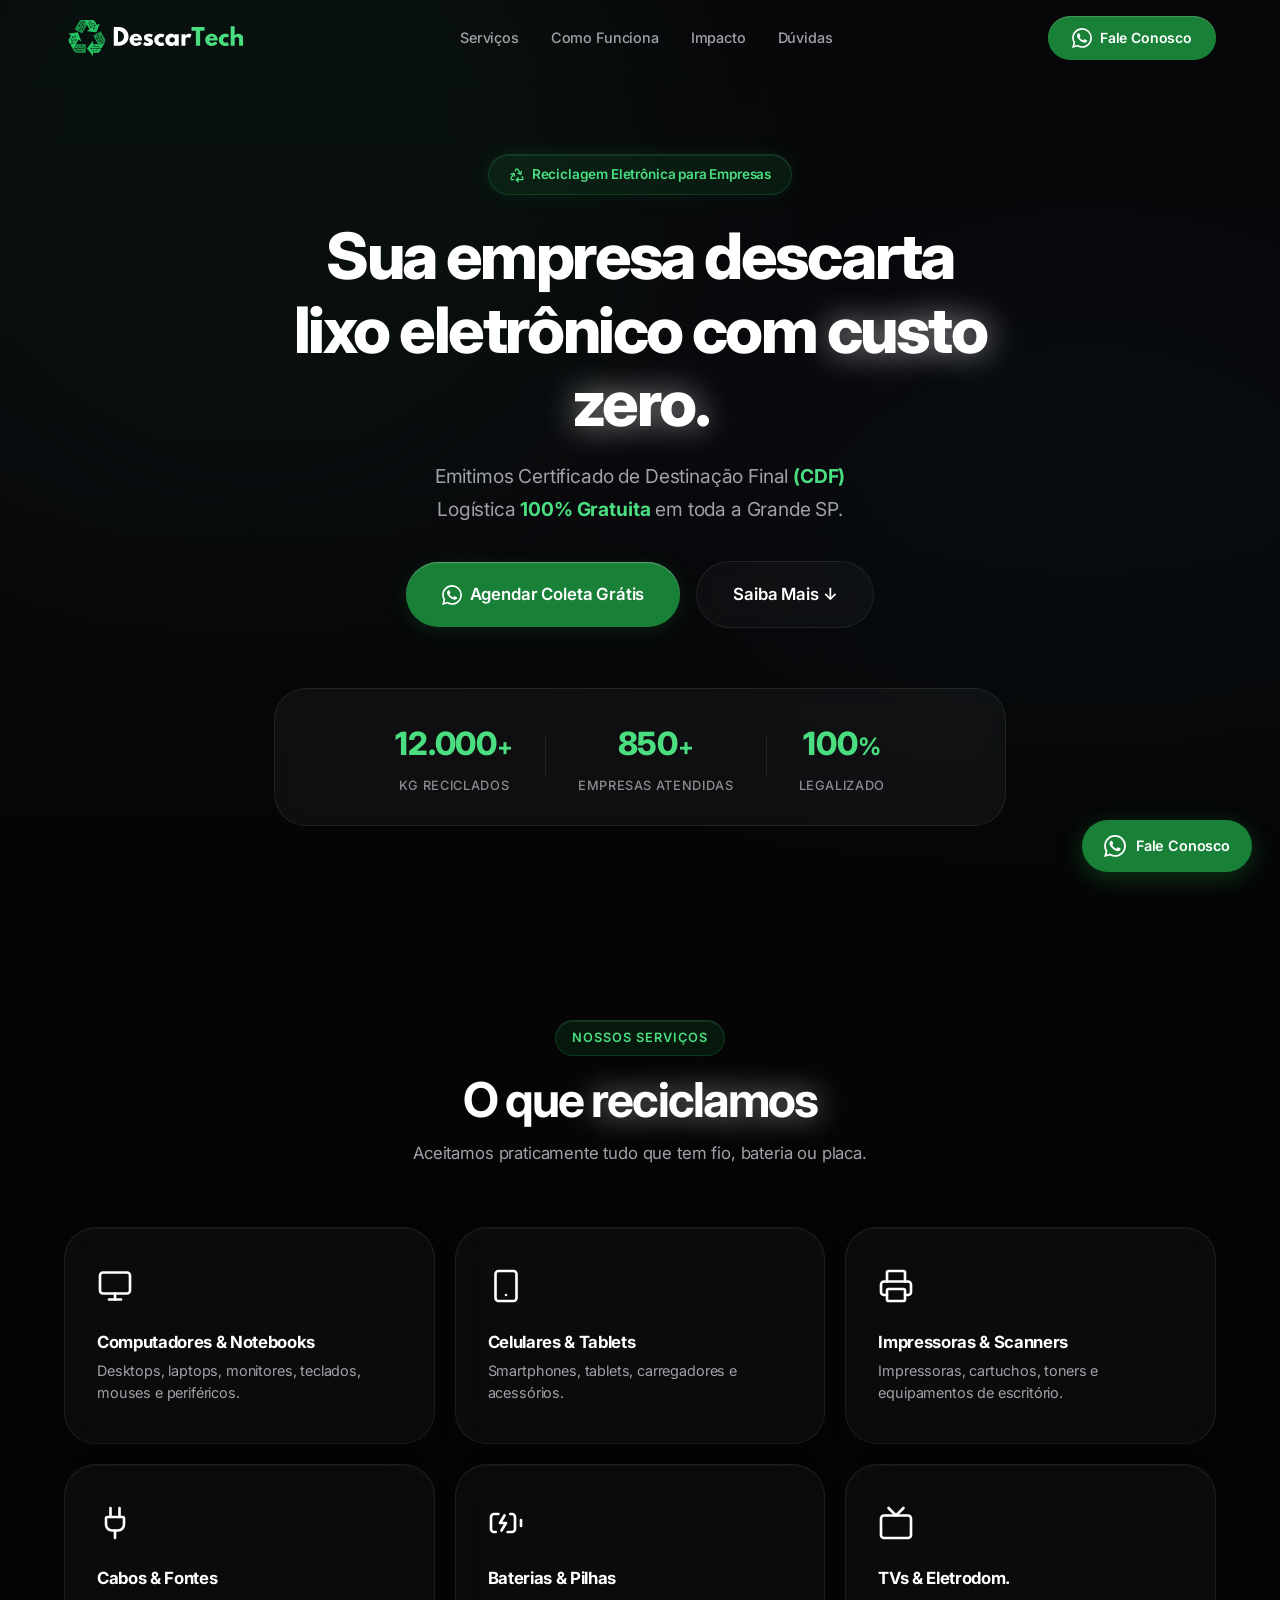
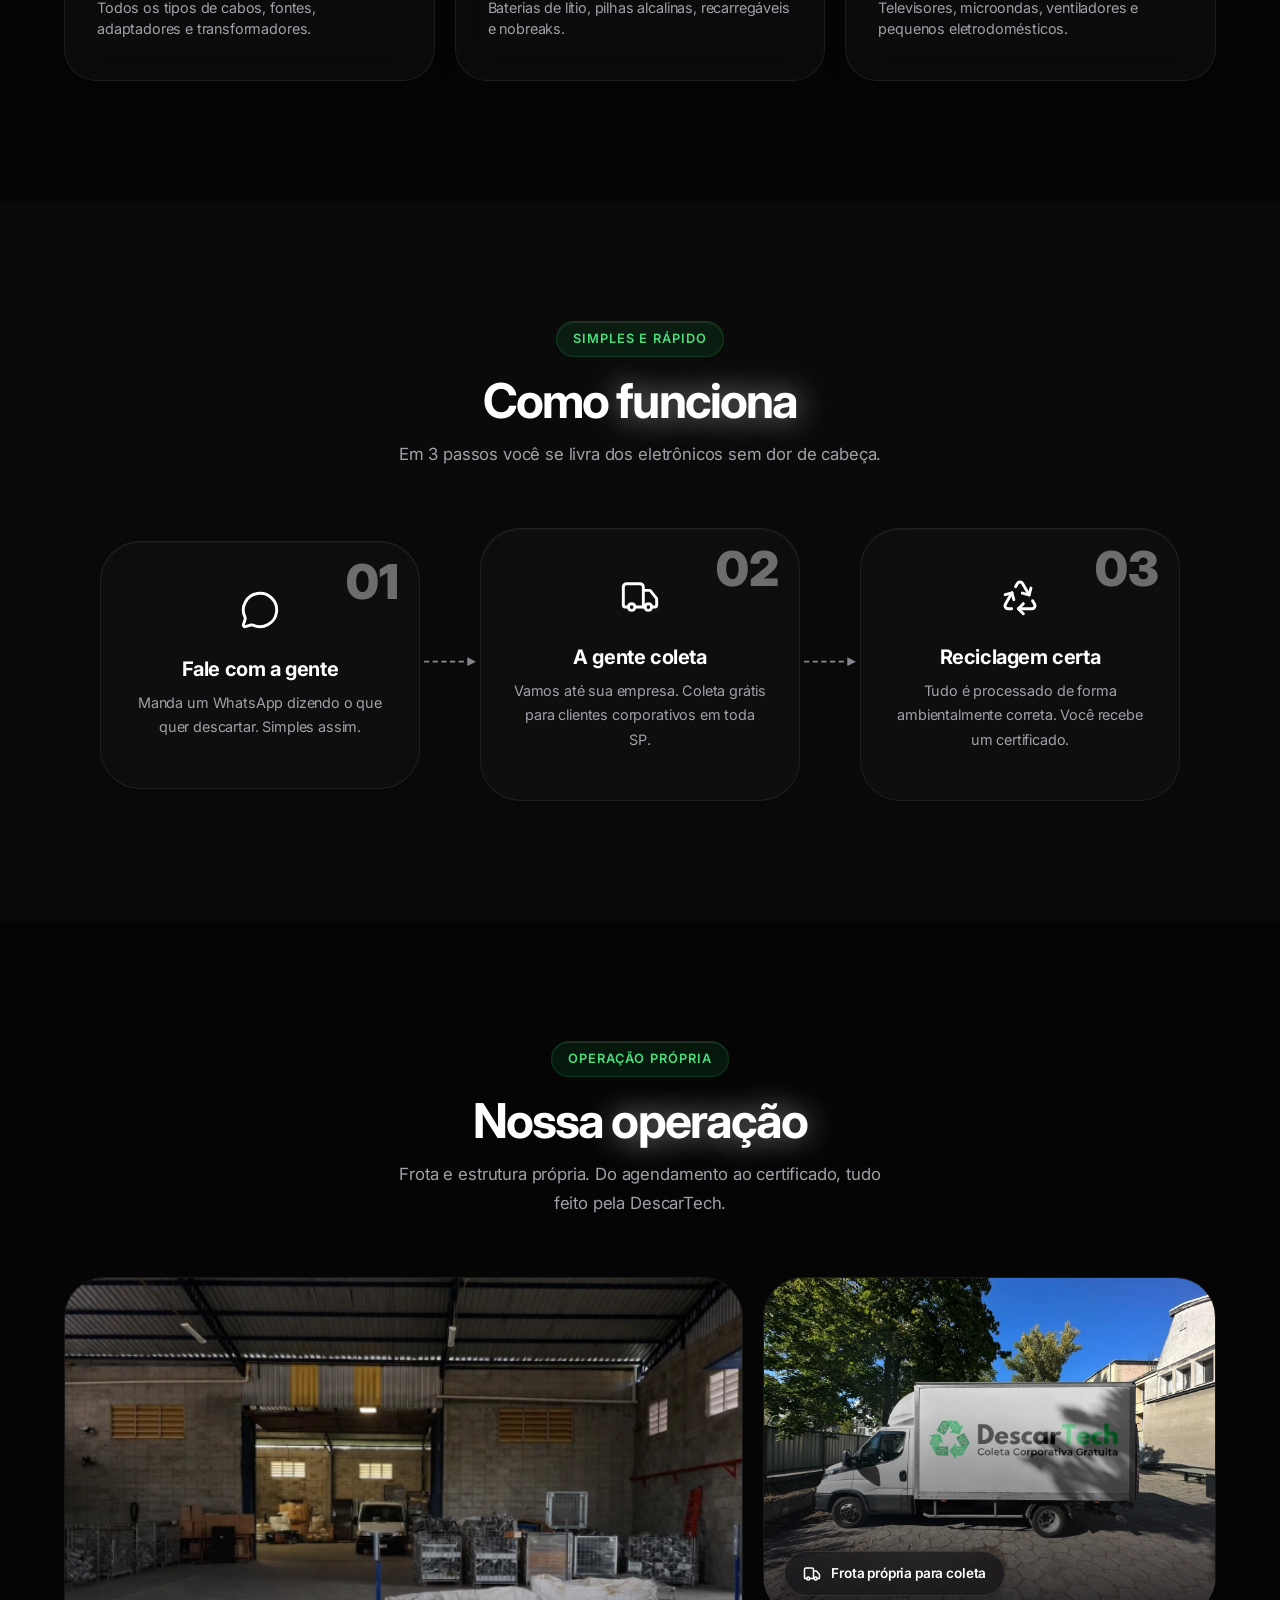
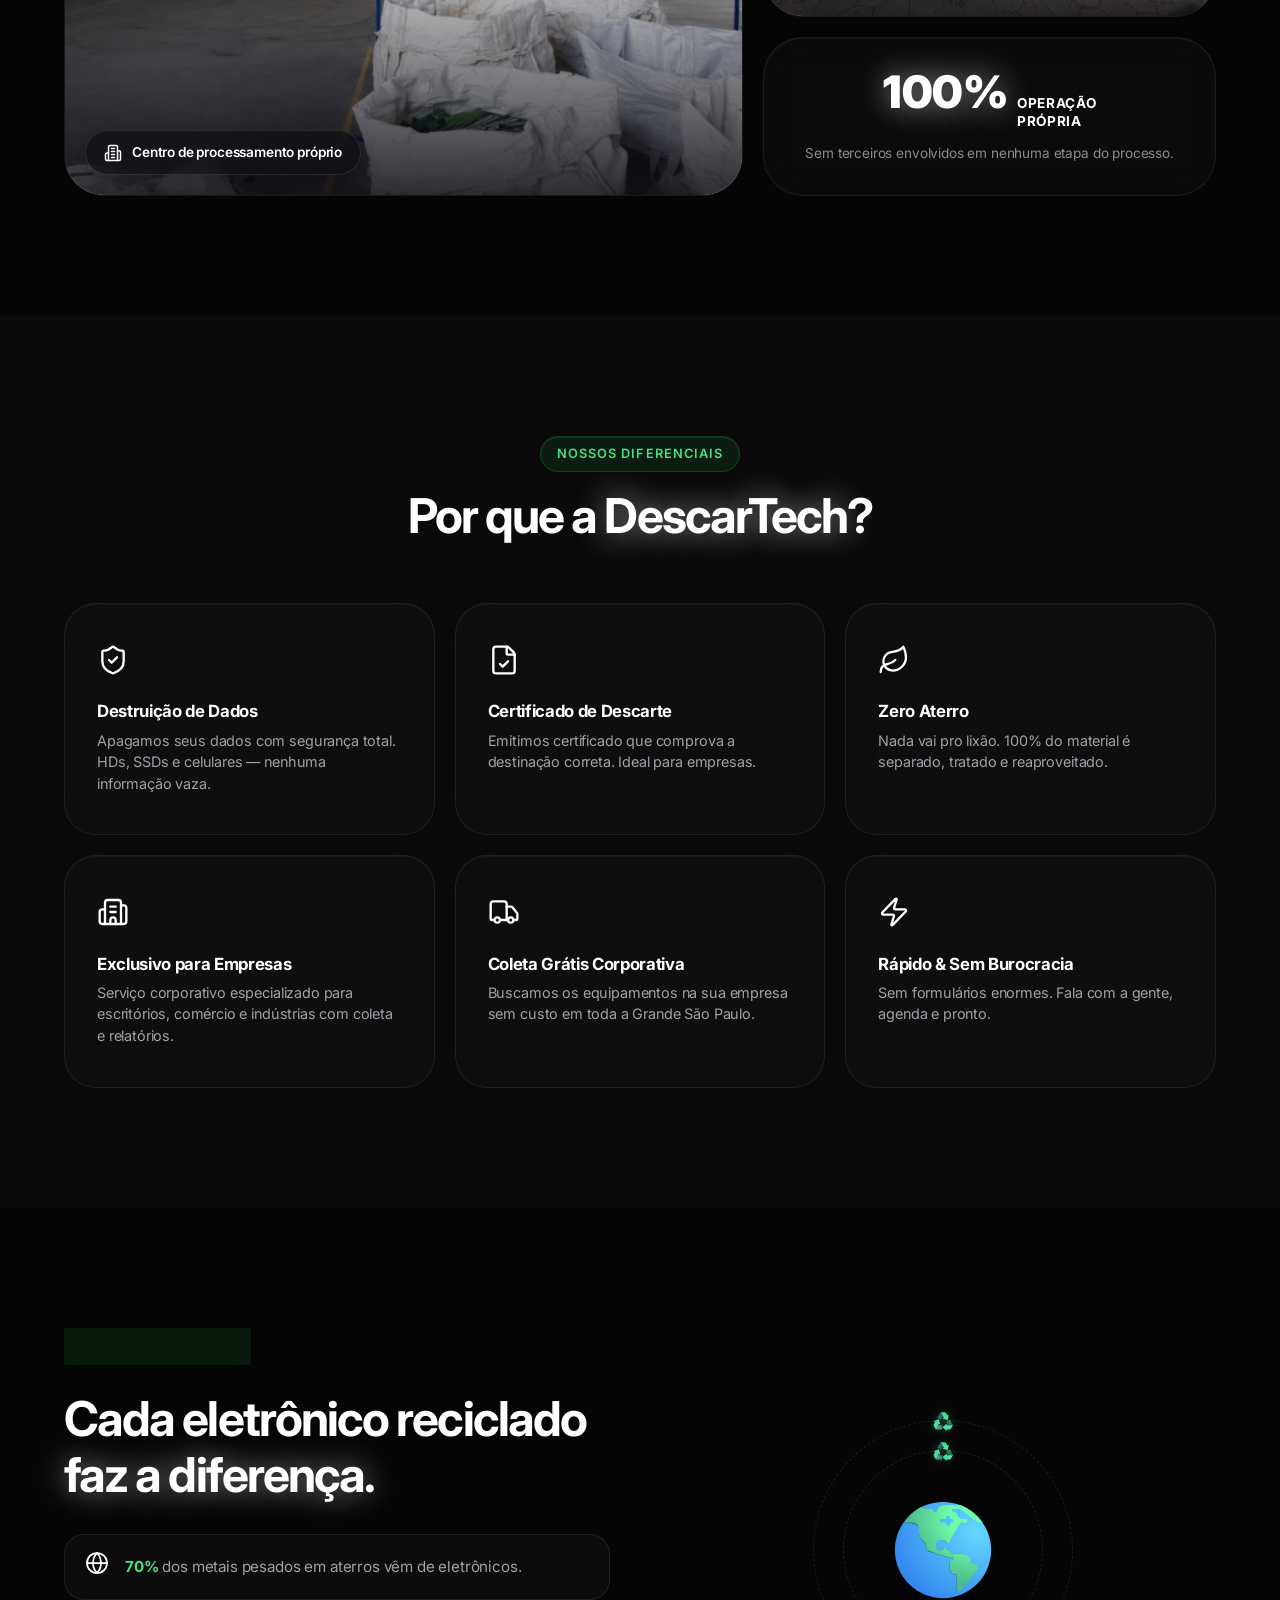
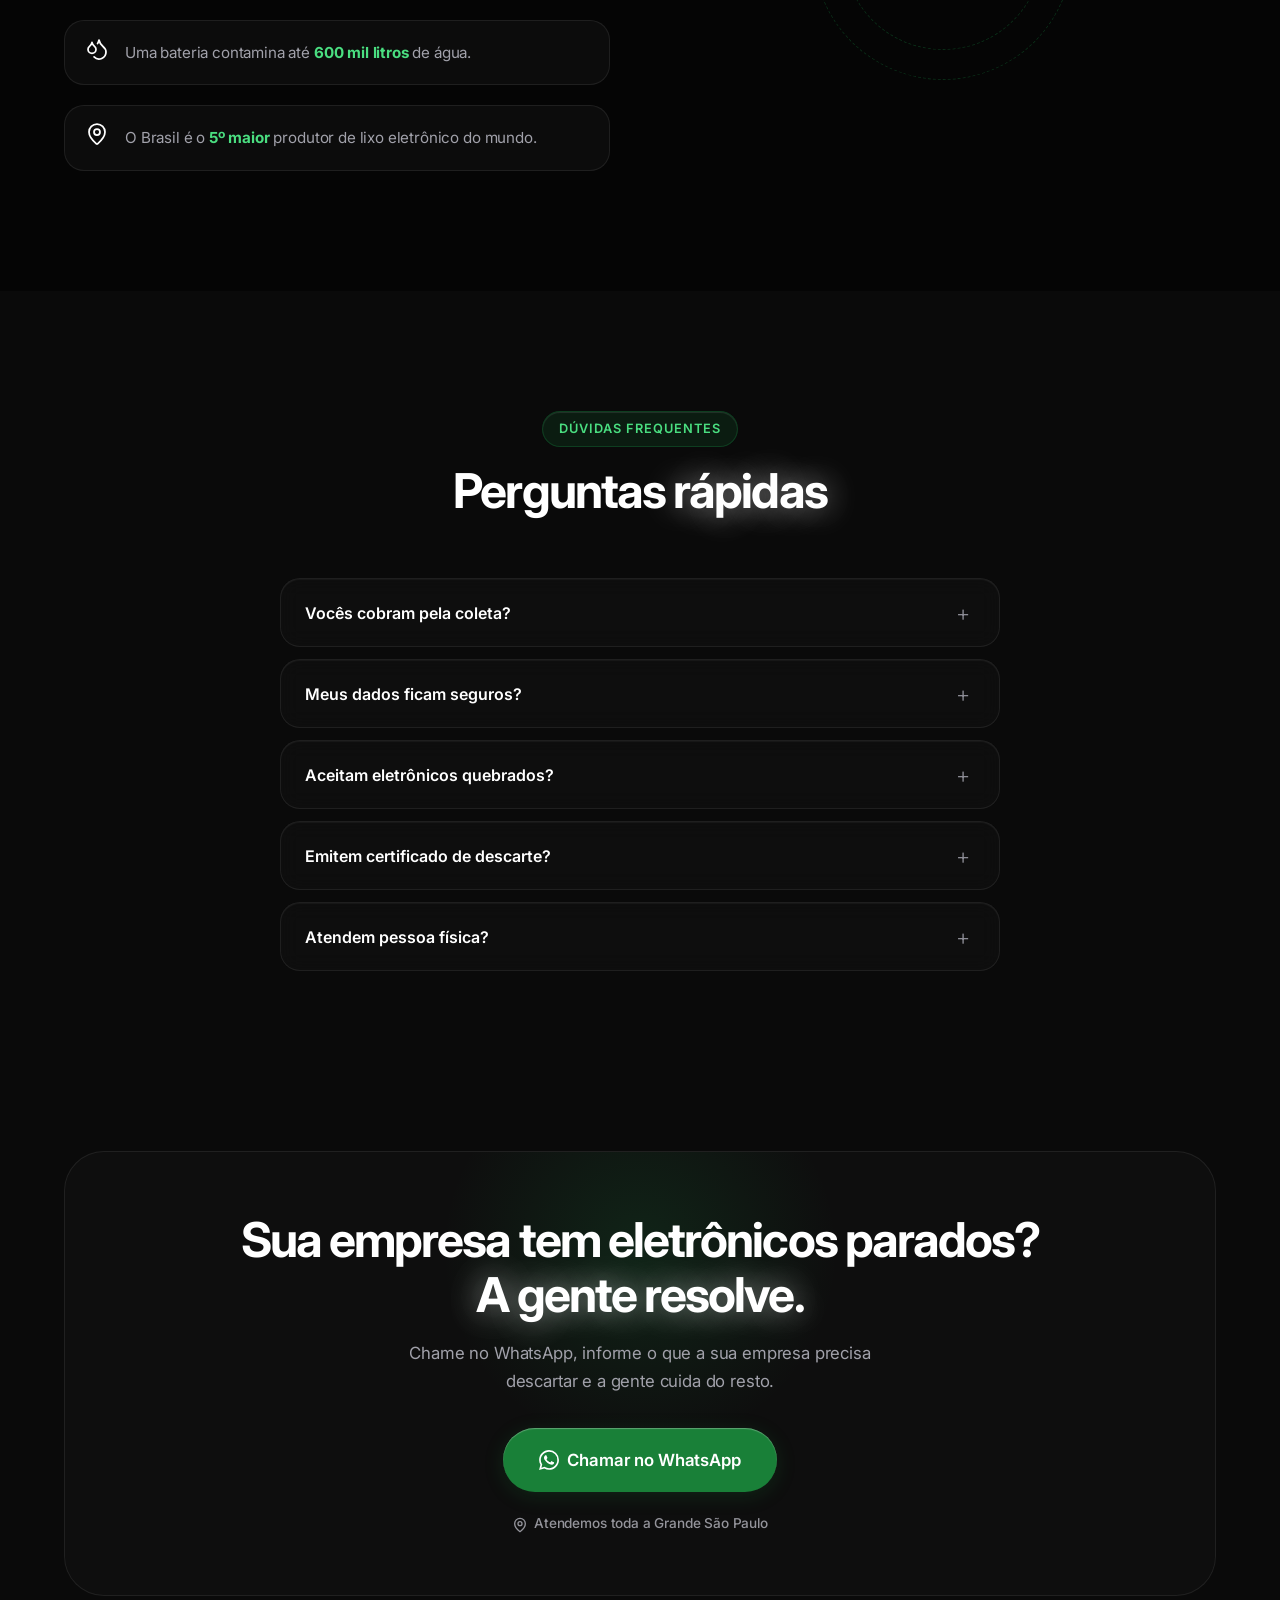
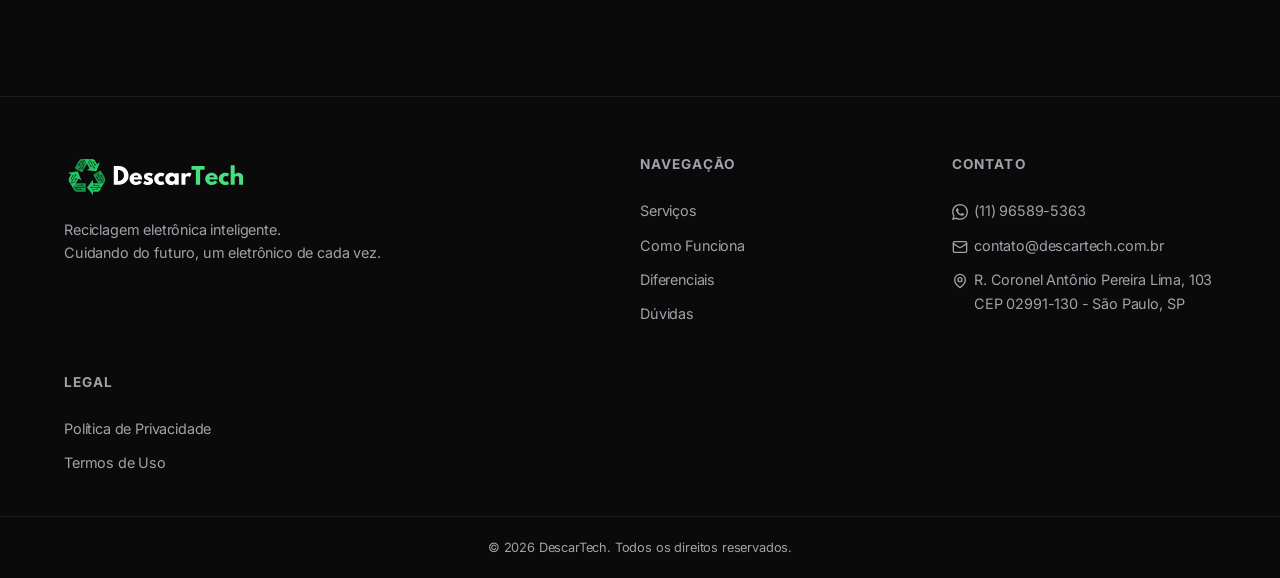
<file: index.html>
<!DOCTYPE html>
<html lang="pt-BR">

<head>
    <meta charset="UTF-8">
    <meta name="viewport" content="width=device-width, initial-scale=1.0">
    <title>DescarTech | Reciclagem Eletrônica Grátis para Empresas em SP</title>
    <meta name="title" content="DescarTech | Reciclagem Eletrônica Grátis para Empresas em SP">
    <meta name="description"
        content="Descarte lixo eletrônico da sua empresa com custo zero. Coleta gratuita em toda a Grande São Paulo, certificado de destinação final e destruição segura de dados.">
    <meta name="keywords"
        content="reciclagem eletrônica sp, descarte lixo eletrônico empresas, coleta de eletrônicos gratuita, reciclagem corporativa são paulo, certificado de descarte eletrônico, destruição de hd segura">
    <meta name="author" content="DescarTech">
    <link rel="canonical" href="https://descartech.com.br/">

    <link rel="icon" type="image/png" href="favicon.png">
    <link rel="apple-touch-icon" href="favicon.png">

    <meta property="og:type" content="website">
    <meta property="og:url" content="https://descartech.com.br/">
    <meta property="og:title" content="DescarTech | Reciclagem Eletrônica Grátis para Empresas em SP">
    <meta property="og:description"
        content="Descarte lixo eletrônico da sua empresa com custo zero. Coleta gratuita em toda a Grande São Paulo, certificado de destinação final e destruição segura de dados.">
    <meta property="og:image" content="https://descartech.com.br/img/hero.png">

    <meta property="twitter:card" content="summary_large_image">
    <meta property="twitter:url" content="https://descartech.com.br/">
    <meta property="twitter:title" content="DescarTech | Reciclagem Eletrônica Grátis para Empresas em SP">
    <meta property="twitter:description"
        content="Descarte lixo eletrônico da sua empresa com custo zero. Coleta gratuita em toda a Grande São Paulo, certificado de destinação final e destruição segura de dados.">
    <meta property="twitter:image" content="https://descartech.com.br/img/hero.png">

    <link rel="preload" href="style.css?v=17" as="style">
    <link rel="preconnect" href="https://fonts.googleapis.com">
    <link rel="preconnect" href="https://fonts.gstatic.com" crossorigin>
    <link href="https://fonts.googleapis.com/css2?family=Inter:wght@400;500;600;700;800;900&display=swap"
        rel="stylesheet" media="print" onload="this.media='all'">
    <noscript>
        <link href="https://fonts.googleapis.com/css2?family=Inter:wght@400;500;600;700;800;900&display=swap"
            rel="stylesheet">
    </noscript>
    <link rel="stylesheet" href="style.css?v=13">

    <!-- Google tag (gtag.js) -->
    <script async src="https://www.googletagmanager.com/gtag/js?id=AW-18004609268"></script>
    <script>
        window.dataLayer = window.dataLayer || [];
        function gtag() { dataLayer.push(arguments); }
        gtag('js', new Date());
        gtag('config', 'AW-18004609268');
    </script>
</head>

<body>

    <svg width="0" height="0" style="position:absolute" aria-hidden="true">
        <defs>
            <linearGradient id="icon-gradient" x1="0%" y1="0%" x2="100%" y2="100%">
                <stop offset="0%" stop-color="#4ade80">
                    <animate attributeName="stop-color" values="#4ade80;#06b6d4;#4ade80" dur="4s"
                        repeatCount="indefinite" />
                </stop>
                <stop offset="100%" stop-color="#06b6d4">
                    <animate attributeName="stop-color" values="#06b6d4;#4ade80;#06b6d4" dur="4s"
                        repeatCount="indefinite" />
                </stop>
            </linearGradient>

            <!-- Recycle Icon Symbol (Simplified for Performance) -->
            <symbol id="icon-recycle-custom" viewBox="0 0 32 32">
                <path fill="url(#paint0_linear_18590_1900)"
                    d="m8 22.2-2.2 5.5.4.4.6.2H14q1.1-.1 1.2-1v-4q0-1-1.2-1.1z" />
                <path fill="url(#paint1_linear_18590_1900)"
                    d="m24 22.9 5.9-.7.2-.5-.1-.7-3.3-6.3q-.6-1-1.5-.5L21.7 16q-.9.6-.5 1.5z" />
                <path fill="url(#paint2_linear_18590_1900)"
                    d="m13 3.7 3.6 4.7-3.3 5.1q-.6.8-1.5.4l-3.3-2.1q-.8-.6-.4-1.5l3.8-6 .6-.5z" />
                <path fill="url(#paint3_linear_18590_1900)"
                    d="M11.9 20.3 10.2 14q-.1-.5-.7-.4L3.3 16c-.4.2-.4.8 0 1l.9.5v.2L2.6 21q-.6 1.3.1 2.6l2.2 3.5q.8 1.2 2.2 1.2a1 1 0 0 1-.7-1.3l3.4-6.6h.2l1.2.6q.8.2.8-.7" />
                <path fill="url(#paint6_linear_18590_1900)"
                    d="M29.9 20.8a1 1 0 0 1-.8 1.3h-7.6v-1.5c0-.5-.6-.7-1-.4l-4.8 4.4q-.3.4 0 .8l4.8 4.4q.8.5 1-.4v-1.2h4q1.5 0 2.2-1.3l2.1-3.5q.8-1.3 0-2.6" />
                <path fill="url(#paint7_linear_18590_1900)"
                    d="m22.5 8 1-.7c.4-.2 1 .1.8.6L23 14.3q-.2.5-.7.4l-6.3-2a.6.6 0 0 1 0-1l1.2-.7-3.9-6.6-.2-.3a1 1 0 0 0-1.3.3q.9-1.2 2.3-1.2h4q1.6 0 2.4 1.3z" />
                <defs>
                    <linearGradient id="paint0_linear_18590_1900" x1="9.3" x2="16.5" y1="25.7" y2="27.7"
                        gradientUnits="userSpaceOnUse">
                        <stop stop-color="#549f8d" />
                        <stop offset="1" stop-color="#306b72" />
                    </linearGradient>
                    <linearGradient id="paint1_linear_18590_1900" x1="28.3" x2="24.6" y1="22.3" y2="14.3"
                        gradientUnits="userSpaceOnUse">
                        <stop stop-color="#1e6c52" />
                        <stop offset="1" stop-color="#318270" />
                    </linearGradient>
                    <linearGradient id="paint2_linear_18590_1900" x1="16" x2="10.5" y1="6.2" y2="11.4"
                        gradientUnits="userSpaceOnUse">
                        <stop offset=".2" stop-color="#2d5267" />
                        <stop offset="1" stop-color="#2a6e67" />
                    </linearGradient>
                    <linearGradient id="paint3_linear_18590_1900" x1="10.2" x2="4.6" y1="14.9" y2="26.5"
                        gradientUnits="userSpaceOnUse">
                        <stop stop-color="#4edf9f" />
                        <stop offset="1" stop-color="#4bd3a1" />
                    </linearGradient>
                    <linearGradient id="paint6_linear_18590_1900" x1="28.6" x2="17" y1="25.6" y2="25.6"
                        gradientUnits="userSpaceOnUse">
                        <stop stop-color="#53e2a9" />
                        <stop offset="1" stop-color="#4fd7a5" />
                    </linearGradient>
                    <linearGradient id="paint7_linear_18590_1900" x1="22.9" x2="16.9" y1="13.7" y2="3.7"
                        gradientUnits="userSpaceOnUse">
                        <stop stop-color="#53e2a9" />
                        <stop offset="1" stop-color="#46d791" />
                    </linearGradient>
                </defs>
            </symbol>
        </defs>
    </svg>

    <div class="ambient-container">
        <div class="ambient-glow primary"></div>
        <div class="ambient-glow secondary"></div>
    </div>

    <header id="header">
        <div class="container header-inner">
            <a href="index.html#" class="logo" aria-label="DescarTech - Página inicial">
                <svg class="logo-img" xmlns="http://www.w3.org/2000/svg" xmlns:xlink="http://www.w3.org/1999/xlink"
                    width="980" zoomAndPan="magnify" viewBox="0 0 735 162.749997" height="217"
                    preserveAspectRatio="xMidYMid meet" version="1.0">
                    <defs>
                        <g />
                        <clipPath id="7b6645dca0">
                            <rect x="0" width="538" y="0" height="115" />
                        </clipPath>
                        <clipPath id="c10eb30465">
                            <path d="M 43 7.617188 L 94 7.617188 L 94 64 L 43 64 Z M 43 7.617188 "
                                clip-rule="nonzero" />
                        </clipPath>
                        <clipPath id="99ff357ed3">
                            <path d="M 118 54 L 168.832031 54 L 168.832031 107 L 118 107 Z M 118 54 "
                                clip-rule="nonzero" />
                        </clipPath>
                        <clipPath id="0addbb82d0">
                            <path d="M 76 7.617188 L 146 7.617188 L 146 60 L 76 60 Z M 76 7.617188 "
                                clip-rule="nonzero" />
                        </clipPath>
                    </defs>
                    <g transform="matrix(1, 0, 0, 1, 196, 30)">
                        <g clip-path="url(#7b6645dca0)">
                            <g fill="#ffffff" fill-opacity="1">
                                <g transform="translate(1.111556, 82.631876)">
                                    <g>
                                        <path
                                            d="M 5.5 -75.53125 L 27.375 -75.53125 C 37.875 -75.53125 46.84375 -71.941406 54.28125 -64.765625 C 61.726562 -57.597656 65.453125 -48.613281 65.453125 -37.8125 C 65.453125 -26.945312 61.742188 -17.925781 54.328125 -10.75 C 46.910156 -3.582031 37.925781 0 27.375 0 L 5.5 0 Z M 22.703125 -15.375 L 25.359375 -15.375 C 31.640625 -15.375 36.78125 -17.492188 40.78125 -21.734375 C 44.78125 -25.984375 46.8125 -31.3125 46.875 -37.71875 C 46.875 -44.125 44.875 -49.460938 40.875 -53.734375 C 36.875 -58.003906 31.703125 -60.140625 25.359375 -60.140625 L 22.703125 -60.140625 Z M 22.703125 -15.375 " />
                                    </g>
                                </g>
                            </g>
                            <g fill="#ffffff" fill-opacity="1">
                                <g transform="translate(68.674396, 82.631876)">
                                    <g>
                                        <path
                                            d="M 53 -21.234375 L 18.953125 -21.234375 C 18.953125 -17.941406 20.019531 -15.5 22.15625 -13.90625 C 24.289062 -12.320312 26.609375 -11.53125 29.109375 -11.53125 C 31.734375 -11.53125 33.804688 -11.878906 35.328125 -12.578125 C 36.859375 -13.285156 38.601562 -14.675781 40.5625 -16.75 L 52.265625 -10.890625 C 47.390625 -2.710938 39.273438 1.375 27.921875 1.375 C 20.835938 1.375 14.765625 -1.050781 9.703125 -5.90625 C 4.640625 -10.757812 2.109375 -16.601562 2.109375 -23.4375 C 2.109375 -30.269531 4.640625 -36.128906 9.703125 -41.015625 C 14.765625 -45.898438 20.835938 -48.34375 27.921875 -48.34375 C 35.367188 -48.34375 41.425781 -46.1875 46.09375 -41.875 C 50.757812 -37.570312 53.09375 -31.425781 53.09375 -23.4375 C 53.09375 -22.332031 53.0625 -21.597656 53 -21.234375 Z M 19.40625 -30.203125 L 37.265625 -30.203125 C 36.890625 -32.648438 35.925781 -34.53125 34.375 -35.84375 C 32.820312 -37.15625 30.820312 -37.8125 28.375 -37.8125 C 25.6875 -37.8125 23.550781 -37.109375 21.96875 -35.703125 C 20.382812 -34.296875 19.53125 -32.460938 19.40625 -30.203125 Z M 19.40625 -30.203125 " />
                                    </g>
                                </g>
                            </g>
                            <g fill="#ffffff" fill-opacity="1">
                                <g transform="translate(123.878183, 82.631876)">
                                    <g>
                                        <path
                                            d="M 25.90625 -48.34375 C 28.59375 -48.34375 31.25 -48.035156 33.875 -47.421875 C 36.5 -46.804688 38.453125 -46.195312 39.734375 -45.59375 L 41.65625 -44.671875 L 36.34375 -34.0625 C 32.675781 -36.007812 29.195312 -36.984375 25.90625 -36.984375 C 24.070312 -36.984375 22.773438 -36.785156 22.015625 -36.390625 C 21.253906 -35.992188 20.875 -35.242188 20.875 -34.140625 C 20.875 -33.898438 20.90625 -33.65625 20.96875 -33.40625 C 21.03125 -33.164062 21.148438 -32.9375 21.328125 -32.71875 C 21.515625 -32.507812 21.679688 -32.328125 21.828125 -32.171875 C 21.984375 -32.023438 22.242188 -31.859375 22.609375 -31.671875 C 22.972656 -31.492188 23.257812 -31.359375 23.46875 -31.265625 C 23.6875 -31.171875 24.039062 -31.03125 24.53125 -30.84375 C 25.019531 -30.664062 25.382812 -30.53125 25.625 -30.4375 C 25.875 -30.34375 26.285156 -30.203125 26.859375 -30.015625 C 27.441406 -29.835938 27.890625 -29.71875 28.203125 -29.65625 C 30.085938 -29.113281 31.734375 -28.503906 33.140625 -27.828125 C 34.546875 -27.160156 36.023438 -26.242188 37.578125 -25.078125 C 39.140625 -23.921875 40.347656 -22.457031 41.203125 -20.6875 C 42.054688 -18.914062 42.484375 -16.898438 42.484375 -14.640625 C 42.484375 -3.960938 35.066406 1.375 20.234375 1.375 C 16.878906 1.375 13.691406 0.859375 10.671875 -0.171875 C 7.648438 -1.210938 5.46875 -2.253906 4.125 -3.296875 L 2.109375 -4.9375 L 8.703125 -16.015625 C 9.179688 -15.585938 9.816406 -15.082031 10.609375 -14.5 C 11.410156 -13.925781 12.847656 -13.132812 14.921875 -12.125 C 16.992188 -11.125 18.796875 -10.625 20.328125 -10.625 C 23.679688 -10.625 25.359375 -11.75 25.359375 -14 C 25.359375 -15.039062 24.929688 -15.847656 24.078125 -16.421875 C 23.222656 -17.003906 21.769531 -17.660156 19.71875 -18.390625 C 17.675781 -19.128906 16.078125 -19.804688 14.921875 -20.421875 C 11.992188 -21.941406 9.675781 -23.660156 7.96875 -25.578125 C 6.257812 -27.503906 5.40625 -30.054688 5.40625 -33.234375 C 5.40625 -37.992188 7.25 -41.703125 10.9375 -44.359375 C 14.632812 -47.015625 19.625 -48.34375 25.90625 -48.34375 Z M 25.90625 -48.34375 " />
                                    </g>
                                </g>
                            </g>
                            <g fill="#ffffff" fill-opacity="1">
                                <g transform="translate(168.920078, 82.631876)">
                                    <g>
                                        <path
                                            d="M 30.484375 -35.0625 C 27.429688 -35.0625 24.804688 -33.929688 22.609375 -31.671875 C 20.410156 -29.410156 19.3125 -26.695312 19.3125 -23.53125 C 19.3125 -20.289062 20.410156 -17.539062 22.609375 -15.28125 C 24.804688 -13.03125 27.429688 -11.90625 30.484375 -11.90625 C 31.953125 -11.90625 33.34375 -12.085938 34.65625 -12.453125 C 35.96875 -12.816406 36.925781 -13.179688 37.53125 -13.546875 L 38.359375 -14.09375 L 43.84375 -2.84375 C 43.414062 -2.53125 42.820312 -2.144531 42.0625 -1.6875 C 41.300781 -1.226562 39.5625 -0.601562 36.84375 0.1875 C 34.132812 0.976562 31.222656 1.375 28.109375 1.375 C 21.210938 1.375 15.15625 -1.050781 9.9375 -5.90625 C 4.71875 -10.757812 2.109375 -16.570312 2.109375 -23.34375 C 2.109375 -30.175781 4.71875 -36.050781 9.9375 -40.96875 C 15.15625 -45.882812 21.210938 -48.34375 28.109375 -48.34375 C 31.222656 -48.34375 34.085938 -47.972656 36.703125 -47.234375 C 39.328125 -46.503906 41.191406 -45.773438 42.296875 -45.046875 L 43.84375 -43.9375 L 38.359375 -32.859375 C 36.347656 -34.328125 33.722656 -35.0625 30.484375 -35.0625 Z M 30.484375 -35.0625 " />
                                    </g>
                                </g>
                            </g>
                            <g fill="#ffffff" fill-opacity="1">
                                <g transform="translate(213.870428, 82.631876)">
                                    <g>
                                        <path
                                            d="M 8.6875 -5.8125 C 4.300781 -10.601562 2.109375 -16.476562 2.109375 -23.4375 C 2.109375 -30.394531 4.300781 -36.285156 8.6875 -41.109375 C 13.082031 -45.929688 18.671875 -48.34375 25.453125 -48.34375 C 31.671875 -48.34375 36.796875 -46.390625 40.828125 -42.484375 L 40.828125 -46.96875 L 57.03125 -46.96875 L 57.03125 0 L 41.015625 0 L 41.015625 -5.3125 L 40.828125 -5.3125 C 36.796875 -0.851562 31.671875 1.375 25.453125 1.375 C 18.671875 1.375 13.082031 -1.019531 8.6875 -5.8125 Z M 22.46875 -31.390625 C 20.363281 -29.316406 19.3125 -26.660156 19.3125 -23.421875 C 19.3125 -20.191406 20.316406 -17.554688 22.328125 -15.515625 C 24.347656 -13.472656 27.003906 -12.453125 30.296875 -12.453125 C 33.472656 -12.453125 36.082031 -13.488281 38.125 -15.5625 C 40.175781 -17.632812 41.203125 -20.257812 41.203125 -23.4375 C 41.203125 -26.664062 40.144531 -29.316406 38.03125 -31.390625 C 35.925781 -33.472656 33.347656 -34.515625 30.296875 -34.515625 C 27.191406 -34.515625 24.582031 -33.472656 22.46875 -31.390625 Z M 22.46875 -31.390625 " />
                                    </g>
                                </g>
                            </g>
                            <g fill="#ffffff" fill-opacity="1">
                                <g transform="translate(276.39808, 82.631876)">
                                    <g>
                                        <path
                                            d="M 5.5 0 L 5.5 -46.96875 L 21.703125 -46.96875 L 21.703125 -40.1875 L 21.875 -40.1875 C 22 -40.4375 22.195312 -40.742188 22.46875 -41.109375 C 22.75 -41.472656 23.347656 -42.113281 24.265625 -43.03125 C 25.179688 -43.945312 26.15625 -44.769531 27.1875 -45.5 C 28.226562 -46.226562 29.570312 -46.882812 31.21875 -47.46875 C 32.863281 -48.050781 34.539062 -48.34375 36.25 -48.34375 C 38.019531 -48.34375 39.757812 -48.097656 41.46875 -47.609375 C 43.175781 -47.117188 44.425781 -46.628906 45.21875 -46.140625 L 46.5 -45.40625 L 39.734375 -31.671875 C 37.710938 -33.378906 34.90625 -34.234375 31.3125 -34.234375 C 29.351562 -34.234375 27.671875 -33.804688 26.265625 -32.953125 C 24.867188 -32.097656 23.878906 -31.0625 23.296875 -29.84375 C 22.710938 -28.625 22.300781 -27.585938 22.0625 -26.734375 C 21.820312 -25.878906 21.703125 -25.207031 21.703125 -24.71875 L 21.703125 0 Z M 5.5 0 " />
                                    </g>
                                </g>
                            </g>
                            <g fill="#4ade80" fill-opacity="1">
                                <g transform="translate(321.992534, 82.631876)">
                                    <g>
                                        <path
                                            d="M 0.734375 -60.421875 L 0.734375 -75.53125 L 53.828125 -75.53125 L 53.828125 -60.421875 L 35.890625 -60.421875 L 35.890625 0 L 18.671875 0 L 18.671875 -60.421875 Z M 0.734375 -60.421875 " />
                                    </g>
                                </g>
                            </g>
                            <g fill="#4ade80" fill-opacity="1">
                                <g transform="translate(376.555478, 82.631876)">
                                    <g>
                                        <path
                                            d="M 53 -21.234375 L 18.953125 -21.234375 C 18.953125 -17.941406 20.019531 -15.5 22.15625 -13.90625 C 24.289062 -12.320312 26.609375 -11.53125 29.109375 -11.53125 C 31.734375 -11.53125 33.804688 -11.878906 35.328125 -12.578125 C 36.859375 -13.285156 38.601562 -14.675781 40.5625 -16.75 L 52.265625 -10.890625 C 47.390625 -2.710938 39.273438 1.375 27.921875 1.375 C 20.835938 1.375 14.765625 -1.050781 9.703125 -5.90625 C 4.640625 -10.757812 2.109375 -16.601562 2.109375 -23.4375 C 2.109375 -30.269531 4.640625 -36.128906 9.703125 -41.015625 C 14.765625 -45.898438 20.835938 -48.34375 27.921875 -48.34375 C 35.367188 -48.34375 41.425781 -46.1875 46.09375 -41.875 C 50.757812 -37.570312 53.09375 -31.425781 53.09375 -23.4375 C 53.09375 -22.332031 53.0625 -21.597656 53 -21.234375 Z M 19.40625 -30.203125 L 37.265625 -30.203125 C 36.890625 -32.648438 35.925781 -34.53125 34.375 -35.84375 C 32.820312 -37.15625 30.820312 -37.8125 28.375 -37.8125 C 25.6875 -37.8125 23.550781 -37.109375 21.96875 -35.703125 C 20.382812 -34.296875 19.53125 -32.460938 19.40625 -30.203125 Z M 19.40625 -30.203125 " />
                                    </g>
                                </g>
                            </g>
                            <g fill="#4ade80" fill-opacity="1">
                                <g transform="translate(431.759265, 82.631876)">
                                    <g>
                                        <path
                                            d="M 30.484375 -35.0625 C 27.429688 -35.0625 24.804688 -33.929688 22.609375 -31.671875 C 20.410156 -29.410156 19.3125 -26.695312 19.3125 -23.53125 C 19.3125 -20.289062 20.410156 -17.539062 22.609375 -15.28125 C 24.804688 -13.03125 27.429688 -11.90625 30.484375 -11.90625 C 31.953125 -11.90625 33.34375 -12.085938 34.65625 -12.453125 C 35.96875 -12.816406 36.925781 -13.179688 37.53125 -13.546875 L 38.359375 -14.09375 L 43.84375 -2.84375 C 43.414062 -2.53125 42.820312 -2.144531 42.0625 -1.6875 C 41.300781 -1.226562 39.5625 -0.601562 36.84375 0.1875 C 34.132812 0.976562 31.222656 1.375 28.109375 1.375 C 21.210938 1.375 15.15625 -1.050781 9.9375 -5.90625 C 4.71875 -10.757812 2.109375 -16.570312 2.109375 -23.34375 C 2.109375 -30.175781 4.71875 -36.050781 9.9375 -40.96875 C 15.15625 -45.882812 21.210938 -48.34375 28.109375 -48.34375 C 31.222656 -48.34375 34.085938 -47.972656 36.703125 -47.234375 C 39.328125 -46.503906 41.191406 -45.773438 42.296875 -45.046875 L 43.84375 -43.9375 L 38.359375 -32.859375 C 36.347656 -34.328125 33.722656 -35.0625 30.484375 -35.0625 Z M 30.484375 -35.0625 " />
                                    </g>
                                </g>
                            </g>
                            <g fill="#4ade80" fill-opacity="1">
                                <g transform="translate(476.709599, 82.631876)">
                                    <g>
                                        <path
                                            d="M 5.5 0 L 5.5 -78.734375 L 21.703125 -78.734375 L 21.703125 -42.015625 L 21.875 -42.015625 C 26.09375 -46.234375 30.582031 -48.34375 35.34375 -48.34375 C 37.65625 -48.34375 39.957031 -48.035156 42.25 -47.421875 C 44.539062 -46.804688 46.738281 -45.859375 48.84375 -44.578125 C 50.945312 -43.296875 52.65625 -41.476562 53.96875 -39.125 C 55.28125 -36.78125 55.9375 -34.050781 55.9375 -30.9375 L 55.9375 0 L 39.734375 0 L 39.734375 -26.546875 C 39.734375 -28.984375 38.953125 -31.117188 37.390625 -32.953125 C 35.835938 -34.785156 33.8125 -35.703125 31.3125 -35.703125 C 28.863281 -35.703125 26.648438 -34.753906 24.671875 -32.859375 C 22.691406 -30.972656 21.703125 -28.867188 21.703125 -26.546875 L 21.703125 0 Z M 5.5 0 " />
                                    </g>
                                </g>
                            </g>
                        </g>
                    </g>
                    <g clip-path="url(#c10eb30465)">
                        <path fill="#1a924a"
                            d="M 68.625 8.640625 C 71.179688 7.707031 73.933594 7.722656 76.605469 7.894531 C 77.15625 8.707031 78.265625 8.492188 79.0625 8.886719 C 80.519531 9.597656 81.949219 10.421875 83.058594 11.621094 C 81.890625 13.734375 80.675781 15.816406 79.488281 17.914062 C 79.242188 18.214844 79.144531 18.746094 78.710938 18.820312 C 76.972656 18.070312 75.472656 16.863281 73.730469 16.117188 C 72.074219 15.414062 69.972656 16.097656 69.113281 17.703125 C 67.054688 21.351562 64.917969 24.957031 62.859375 28.609375 C 62.554688 29.097656 62.261719 29.78125 61.5625 29.660156 C 60.265625 29.59375 58.960938 30.304688 58.476562 31.535156 C 57.859375 33.003906 58.449219 34.941406 59.9375 35.625 C 61.515625 36.445312 63.804688 35.703125 64.34375 33.933594 C 64.839844 32.753906 64.292969 31.535156 63.769531 30.480469 C 65.75 26.792969 67.964844 23.238281 69.976562 19.570312 C 70.46875 18.820312 70.84375 17.769531 71.824219 17.5625 C 72.582031 17.34375 73.328125 17.710938 73.964844 18.09375 C 75.261719 18.875 76.570312 19.640625 77.898438 20.382812 C 77.441406 21.496094 76.832031 22.53125 76.214844 23.558594 C 72.441406 30.15625 68.617188 36.730469 64.839844 43.328125 C 64.449219 44.378906 63.164062 43.992188 62.320312 44.320312 C 60.730469 44.875 60 46.867188 60.558594 48.40625 C 61.15625 49.796875 62.769531 50.714844 64.269531 50.34375 C 65.929688 49.972656 67.101562 48.136719 66.546875 46.476562 C 66.449219 45.777344 65.746094 45.074219 66.171875 44.382812 C 69.167969 38.988281 72.386719 33.714844 75.351562 28.304688 C 76.761719 28.882812 78.027344 29.75 79.351562 30.488281 C 79.910156 30.839844 80.589844 31.21875 80.757812 31.917969 C 81.074219 33.066406 80.210938 34.050781 79.710938 35.003906 C 78.386719 37.089844 77.339844 39.351562 75.9375 41.382812 C 74.910156 41.726562 73.660156 41.605469 72.863281 42.460938 C 71.4375 43.742188 71.667969 46.351562 73.300781 47.359375 C 74.917969 48.539062 77.546875 47.695312 78.050781 45.714844 C 78.5625 44.535156 77.8125 43.417969 77.519531 42.304688 C 78.8125 39.671875 80.449219 37.207031 81.867188 34.632812 C 82.855469 33.097656 82.679688 30.769531 81.144531 29.652344 C 79.640625 28.546875 77.875 27.863281 76.382812 26.734375 C 77.898438 23.894531 79.601562 21.160156 81.164062 18.347656 C 82.195312 16.609375 83.117188 14.796875 84.292969 13.148438 C 84.769531 13.511719 85.277344 13.867188 85.570312 14.410156 C 87.21875 17.222656 88.800781 20.078125 90.417969 22.914062 C 91.4375 24.808594 92.695312 26.574219 93.585938 28.539062 C 86.914062 40.039062 80.328125 51.589844 73.617188 63.066406 C 68.800781 60.484375 64.15625 57.574219 59.371094 54.925781 C 54.074219 51.816406 48.738281 48.78125 43.425781 45.691406 C 44.9375 42.539062 46.917969 39.636719 48.574219 36.558594 C 52.65625 29.441406 56.78125 22.339844 60.875 15.226562 C 62.601562 12.234375 65.3125 9.71875 68.625 8.640625 Z M 68.625 8.640625 "
                            fill-opacity="1" fill-rule="nonzero" />
                    </g>
                    <path fill="#1a924a"
                        d="M 60.707031 31.523438 C 61.894531 30.707031 63.492188 32.34375 62.675781 33.519531 C 62.226562 34.632812 60.273438 34.507812 59.996094 33.320312 C 59.710938 32.667969 60.046875 31.796875 60.707031 31.523438 Z M 60.707031 31.523438 "
                        fill-opacity="1" fill-rule="nonzero" />
                    <path fill="#1a924a"
                        d="M 74.664062 43.296875 C 75.695312 42.992188 76.882812 44.011719 76.496094 45.089844 C 76.285156 46.300781 74.410156 46.628906 73.824219 45.546875 C 73.285156 44.777344 73.753906 43.523438 74.664062 43.296875 Z M 74.664062 43.296875 "
                        fill-opacity="1" fill-rule="nonzero" />
                    <path fill="#1a924a"
                        d="M 62.933594 45.863281 C 64.097656 45.261719 65.449219 46.652344 64.898438 47.8125 C 64.5625 48.8125 63.230469 49.015625 62.515625 48.308594 C 61.773438 47.644531 61.992188 46.226562 62.933594 45.863281 Z M 62.933594 45.863281 "
                        fill-opacity="1" fill-rule="nonzero" />
                    <g clip-path="url(#99ff357ed3)">
                        <path fill="#1a924a"
                            d="M 146.273438 55.898438 C 147.179688 55.410156 147.992188 54.738281 148.972656 54.390625 C 154.851562 64.546875 160.652344 74.75 166.558594 84.886719 C 168.007812 87.480469 168.785156 90.484375 168.453125 93.457031 C 168.207031 96.496094 166.863281 99.339844 165.089844 101.78125 C 164.707031 101.988281 164.3125 102.183594 163.921875 102.382812 C 162.667969 104.1875 160.542969 105.28125 158.4375 105.746094 C 157.023438 103.351562 155.59375 100.964844 154.308594 98.5 C 155.683594 97.546875 157.1875 96.808594 158.609375 95.933594 C 159.53125 95.371094 160.417969 94.558594 160.601562 93.441406 C 160.890625 92.339844 160.511719 91.21875 159.960938 90.269531 C 157.785156 86.429688 155.519531 82.640625 153.355469 78.792969 C 154.035156 77.621094 154.527344 76.113281 153.753906 74.855469 C 152.890625 73.246094 150.664062 72.792969 149.167969 73.792969 C 147.65625 74.839844 147.433594 77.296875 148.742188 78.597656 C 149.515625 79.515625 150.796875 79.5625 151.90625 79.632812 C 153.746094 82.953125 155.699219 86.203125 157.566406 89.511719 C 158.0625 90.410156 158.6875 91.257812 158.992188 92.25 C 159.199219 93.003906 158.867188 93.863281 158.15625 94.222656 C 156.574219 95.171875 154.984375 96.121094 153.332031 96.949219 C 148.871094 89.09375 144.257812 81.316406 139.84375 73.433594 C 140.625 72.066406 141.007812 70.0625 139.710938 68.875 C 138.609375 67.710938 136.695312 67.609375 135.460938 68.613281 C 133.917969 69.746094 133.941406 72.34375 135.4375 73.5 C 136.238281 74.191406 137.335938 74.25 138.347656 74.3125 C 141.539062 79.835938 144.746094 85.355469 147.867188 90.917969 C 146.492188 91.761719 145.085938 92.558594 143.6875 93.367188 C 142.933594 93.835938 141.820312 93.863281 141.21875 93.132812 C 140.207031 91.960938 139.605469 90.507812 138.792969 89.199219 C 137.996094 87.742188 137.050781 86.367188 136.34375 84.863281 C 136.476562 83.808594 137.246094 82.84375 136.984375 81.730469 C 136.679688 79.503906 133.730469 78.425781 131.984375 79.769531 C 130.6875 80.605469 130.53125 82.367188 130.984375 83.71875 C 131.507812 84.851562 132.691406 85.488281 133.921875 85.464844 C 134.878906 85.355469 135.207031 86.320312 135.605469 86.996094 C 136.730469 89.121094 138 91.171875 139.199219 93.257812 C 139.757812 94.261719 140.671875 95.203125 141.871094 95.308594 C 144.546875 95.671875 146.441406 93.3125 148.785156 92.449219 C 151.410156 97.058594 154.207031 101.578125 156.667969 106.277344 C 155.765625 106.464844 154.835938 106.546875 153.914062 106.535156 C 150.214844 106.503906 146.507812 106.546875 142.804688 106.515625 C 141.371094 106.484375 139.902344 106.796875 138.503906 106.34375 C 132.328125 95.484375 125.992188 84.71875 119.835938 73.847656 C 119.414062 73.167969 118.925781 72.507812 118.730469 71.71875 C 122.355469 69.828125 125.796875 67.601562 129.402344 65.675781 C 134.984375 62.347656 140.648438 59.160156 146.273438 55.898438 Z M 146.273438 55.898438 "
                            fill-opacity="1" fill-rule="nonzero" />
                    </g>
                    <path fill="#1a924a"
                        d="M 136.882812 69.710938 C 137.746094 69.417969 138.914062 69.898438 138.914062 70.921875 C 139.140625 72.199219 137.34375 73.148438 136.464844 72.148438 C 135.640625 71.507812 135.910156 70.039062 136.882812 69.710938 Z M 136.882812 69.710938 "
                        fill-opacity="1" fill-rule="nonzero" />
                    <path fill="#1a924a"
                        d="M 150.222656 75.128906 C 151.203125 74.457031 152.683594 75.449219 152.457031 76.605469 C 152.414062 77.601562 151.101562 78.269531 150.273438 77.71875 C 149.320312 77.214844 149.285156 75.660156 150.222656 75.128906 Z M 150.222656 75.128906 "
                        fill-opacity="1" fill-rule="nonzero" />
                    <path fill="#1a924a"
                        d="M 133.058594 81.101562 C 133.960938 80.472656 135.457031 81.160156 135.324219 82.335938 C 135.425781 83.382812 134.226562 84.082031 133.316406 83.707031 C 132.253906 83.34375 132.046875 81.640625 133.058594 81.101562 Z M 133.058594 81.101562 "
                        fill-opacity="1" fill-rule="nonzero" />
                    <path fill="#1a924a"
                        d="M 48.761719 106.472656 C 50.0625 106.628906 51.371094 106.574219 52.675781 106.578125 C 64.628906 106.574219 76.578125 106.585938 88.527344 106.574219 C 88.71875 111.625 88.554688 116.695312 88.609375 121.757812 C 88.597656 128.351562 88.636719 134.949219 88.59375 141.542969 C 76.9375 141.617188 65.285156 141.542969 53.628906 141.578125 C 49.753906 141.714844 45.832031 140.160156 43.140625 137.359375 C 41.636719 135.933594 40.601562 134.101562 39.683594 132.257812 C 38.863281 129.621094 38.746094 126.746094 39.320312 124.046875 C 42.148438 124.1875 44.984375 124.117188 47.8125 124.09375 C 47.855469 125.96875 47.746094 127.847656 47.863281 129.71875 C 47.957031 131.507812 49.503906 133.261719 51.378906 133.140625 C 55.730469 133.191406 60.089844 133.136719 64.445312 133.15625 C 65.851562 133.078125 66.074219 135.007812 67.355469 135.320312 C 69.339844 136.183594 71.785156 134.46875 71.640625 132.308594 C 71.710938 130.335938 69.609375 128.769531 67.742188 129.261719 C 66.574219 129.515625 65.882812 130.566406 65.257812 131.492188 C 60.738281 131.511719 56.226562 131.496094 51.710938 131.503906 C 50.628906 131.632812 49.605469 130.75 49.539062 129.667969 C 49.375 127.851562 49.488281 126.015625 49.511719 124.195312 C 55.222656 124.078125 60.929688 124.179688 66.640625 124.148438 C 70.007812 124.183594 73.378906 124.078125 76.742188 124.199219 C 77.351562 125.238281 78.214844 126.316406 79.511719 126.398438 C 81.515625 126.804688 83.398438 124.695312 83.023438 122.75 C 82.824219 121.039062 81.019531 119.824219 79.351562 120.179688 C 78.085938 120.292969 77.304688 121.417969 76.710938 122.417969 C 70.3125 122.492188 63.90625 122.507812 57.507812 122.40625 C 57.523438 120.617188 57.4375 118.824219 57.558594 117.039062 C 57.664062 115.898438 58.898438 115.25 59.953125 115.335938 C 62.804688 115.382812 65.664062 115.25 68.507812 115.402344 C 69.425781 116.050781 69.871094 117.402344 71.136719 117.570312 C 73.351562 118.34375 75.71875 115.929688 75.007812 113.726562 C 74.605469 111.910156 72.449219 110.816406 70.757812 111.589844 C 69.753906 111.890625 69.355469 112.925781 68.71875 113.648438 C 65.589844 113.765625 62.449219 113.605469 59.320312 113.707031 C 57.570312 113.726562 55.953125 115.207031 55.867188 116.972656 C 55.71875 118.785156 55.855469 120.601562 55.789062 122.414062 C 50.597656 122.546875 45.402344 122.414062 40.210938 122.476562 C 39.984375 121.519531 40.464844 120.648438 40.925781 119.851562 C 43.566406 115.40625 46.011719 110.847656 48.761719 106.472656 Z M 48.761719 106.472656 "
                        fill-opacity="1" fill-rule="nonzero" />
                    <path fill="#1a924a"
                        d="M 71.179688 113.253906 C 71.890625 112.820312 73 113.042969 73.285156 113.898438 C 73.851562 114.902344 72.871094 116.199219 71.753906 115.957031 C 70.355469 115.964844 70.066406 113.863281 71.179688 113.253906 Z M 71.179688 113.253906 "
                        fill-opacity="1" fill-rule="nonzero" />
                    <path fill="#1a924a"
                        d="M 79.4375 121.867188 C 80.605469 121.464844 81.828125 122.773438 81.222656 123.894531 C 80.890625 124.996094 79.042969 125.070312 78.617188 124.015625 C 78.207031 123.246094 78.507812 122.0625 79.4375 121.867188 Z M 79.4375 121.867188 "
                        fill-opacity="1" fill-rule="nonzero" />
                    <path fill="#1a924a"
                        d="M 67.105469 131.738281 C 67.519531 130.765625 69.113281 130.523438 69.675781 131.484375 C 70.367188 132.273438 69.847656 133.660156 68.808594 133.796875 C 68.128906 133.992188 67.578125 133.4375 67.0625 133.101562 C 67.066406 132.644531 67.050781 132.191406 67.105469 131.738281 Z M 67.105469 131.738281 "
                        fill-opacity="1" fill-rule="nonzero" />
                    <g clip-path="url(#0addbb82d0)">
                        <path fill="#24c464"
                            d="M 76.605469 7.894531 C 84.5 7.734375 92.402344 7.878906 100.300781 7.820312 C 101.0625 7.71875 101.351562 8.550781 101.703125 9.054688 C 102.925781 11.242188 104.273438 13.363281 105.410156 15.589844 C 104.996094 16.320312 104.007812 16.550781 103.332031 17.027344 C 101.890625 17.957031 99.949219 18.558594 99.304688 20.316406 C 98.964844 21.222656 98.960938 22.296875 99.378906 23.183594 C 101.65625 27.234375 104.054688 31.234375 106.289062 35.316406 C 106.101562 36.441406 105.269531 37.53125 105.765625 38.722656 C 106.238281 41.007812 109.53125 41.699219 111.023438 39.996094 C 112.429688 38.71875 112.144531 36.152344 110.511719 35.195312 C 109.769531 34.621094 108.789062 34.707031 107.910156 34.621094 C 105.726562 30.867188 103.519531 27.121094 101.390625 23.335938 C 100.992188 22.625 100.550781 21.828125 100.820312 20.988281 C 101.0625 20.175781 101.871094 19.804688 102.550781 19.410156 C 103.824219 18.71875 105.046875 17.9375 106.339844 17.273438 C 107.207031 18.417969 107.796875 19.738281 108.542969 20.964844 C 111.617188 26.265625 114.65625 31.585938 117.71875 36.890625 C 118.4375 38.175781 119.285156 39.402344 119.871094 40.753906 C 119.824219 41.511719 119.160156 42.117188 119.171875 42.902344 C 118.96875 44.597656 120.460938 46.332031 122.179688 46.304688 C 123.652344 46.457031 125.089844 45.292969 125.34375 43.851562 C 125.714844 42.441406 124.914062 40.824219 123.566406 40.273438 C 122.855469 40.058594 122.105469 40.058594 121.390625 39.871094 C 118.214844 34.40625 115.085938 28.90625 111.894531 23.449219 C 112.9375 22.511719 114.25 21.96875 115.402344 21.183594 C 116.265625 20.617188 117.5625 20.105469 118.4375 20.917969 C 119.707031 22.476562 120.496094 24.351562 121.550781 26.050781 C 122.203125 27.21875 122.988281 28.324219 123.488281 29.570312 C 123.023438 30.628906 122.441406 31.789062 122.933594 32.957031 C 123.617188 35.121094 126.773438 35.773438 128.21875 34.027344 C 129.085938 33.203125 129.28125 31.847656 128.871094 30.761719 C 128.25 29.875 127.476562 28.773438 126.289062 28.742188 C 125.867188 28.714844 125.449219 28.695312 125.035156 28.6875 C 123.414062 26.019531 121.941406 23.269531 120.316406 20.605469 C 119.480469 19.089844 117.457031 18.398438 115.875 19.105469 C 114.175781 19.824219 112.714844 20.992188 111.046875 21.785156 C 109.808594 20.136719 108.992188 18.230469 107.914062 16.484375 C 106.4375 14.113281 105.164062 11.628906 103.707031 9.246094 C 103.449219 8.816406 103.253906 8.359375 103.078125 7.894531 C 106.476562 7.722656 109.890625 7.890625 113.292969 7.816406 C 116.957031 7.699219 120.707031 8.960938 123.402344 11.480469 C 125.578125 13.347656 126.800781 16.007812 128.21875 18.4375 C 129.367188 20.273438 130.304688 22.230469 131.472656 24.054688 C 132.414062 25.625 133.34375 27.203125 134.125 28.859375 C 135.527344 28.53125 136.660156 27.535156 137.929688 26.890625 C 140.621094 25.429688 143.128906 23.609375 145.960938 22.429688 C 144.394531 26.976562 142.414062 31.371094 140.777344 35.894531 C 137.664062 43.59375 134.628906 51.332031 131.609375 59.070312 C 129.503906 59.015625 127.441406 58.535156 125.359375 58.257812 C 115.984375 56.910156 106.628906 55.445312 97.25 54.132812 C 95.617188 53.847656 93.96875 53.671875 92.347656 53.328125 C 96.15625 50.933594 100.160156 48.851562 103.957031 46.433594 C 100.546875 40.445312 97.15625 34.433594 93.585938 28.539062 C 92.695312 26.574219 91.4375 24.808594 90.417969 22.914062 C 88.800781 20.078125 87.21875 17.222656 85.570312 14.410156 C 85.277344 13.867188 84.769531 13.511719 84.292969 13.148438 C 84.09375 12.492188 83.546875 12.0625 83.058594 11.621094 C 81.949219 10.421875 80.519531 9.597656 79.0625 8.886719 C 78.265625 8.492188 77.15625 8.707031 76.605469 7.894531 Z M 76.605469 7.894531 "
                            fill-opacity="1" fill-rule="nonzero" />
                    </g>
                    <path fill="#24c464"
                        d="M 125.121094 30.566406 C 125.851562 30.210938 126.878906 30.445312 127.222656 31.230469 C 127.800781 32.226562 126.820312 33.609375 125.6875 33.375 C 124.324219 33.296875 123.890625 31.199219 125.121094 30.566406 Z M 125.121094 30.566406 "
                        fill-opacity="1" fill-rule="nonzero" />
                    <path fill="#24c464"
                        d="M 107.980469 36.566406 C 109.019531 35.847656 110.503906 36.90625 110.21875 38.125 C 110.101562 39.238281 108.53125 39.652344 107.78125 38.914062 C 106.964844 38.351562 107.089844 36.992188 107.980469 36.566406 Z M 107.980469 36.566406 "
                        fill-opacity="1" fill-rule="nonzero" />
                    <path fill="#24c464"
                        d="M 121.96875 41.738281 C 123.265625 41.332031 124.417969 43.183594 123.40625 44.132812 C 122.609375 45.15625 120.824219 44.464844 120.796875 43.226562 C 120.707031 42.523438 121.28125 41.832031 121.96875 41.738281 Z M 121.96875 41.738281 "
                        fill-opacity="1" fill-rule="nonzero" />
                    <path fill="#24c464"
                        d="M 17.105469 64.074219 C 30.15625 62.238281 43.175781 60.179688 56.222656 58.34375 C 59.960938 67.675781 63.605469 77.042969 67.324219 86.378906 C 68.429688 89.367188 69.765625 92.273438 70.765625 95.296875 C 66.832031 93.125 63.023438 90.714844 59.035156 88.640625 C 56.296875 92.96875 53.890625 97.511719 51.273438 101.914062 C 50.433594 103.433594 49.460938 104.878906 48.761719 106.472656 C 46.011719 110.847656 43.566406 115.40625 40.925781 119.851562 C 40.464844 120.648438 39.984375 121.519531 40.210938 122.476562 C 40.101562 122.488281 39.886719 122.511719 39.773438 122.527344 C 39.605469 123.027344 39.453125 123.535156 39.320312 124.046875 C 38.746094 126.746094 38.863281 129.621094 39.683594 132.257812 C 39.058594 131.546875 38.71875 130.652344 38.25 129.84375 C 34.566406 123.433594 30.832031 117.058594 27.1875 110.628906 C 27.519531 109.546875 28.238281 108.640625 28.757812 107.644531 C 29.757812 105.988281 30.5625 104.210938 31.738281 102.667969 C 33.332031 103.460938 34.828125 104.449219 36.394531 105.304688 C 37.554688 105.945312 39.148438 105.996094 40.210938 105.136719 C 40.902344 104.652344 41.378906 103.9375 41.789062 103.210938 C 43.890625 99.503906 45.996094 95.804688 48.15625 92.132812 C 49.070312 91.679688 50.316406 92.03125 51.121094 91.257812 C 52.671875 90.027344 52.648438 87.375 51.015625 86.222656 C 49.339844 84.820312 46.378906 85.902344 46.09375 88.105469 C 45.78125 89.210938 46.40625 90.199219 46.71875 91.207031 C 44.796875 94.785156 42.636719 98.234375 40.6875 101.800781 C 40.199219 102.558594 39.859375 103.546875 38.949219 103.914062 C 38.167969 104.339844 37.320312 103.917969 36.636719 103.507812 C 35.28125 102.699219 33.847656 102.019531 32.5625 101.101562 C 36.691406 93.78125 40.945312 86.53125 45.125 79.246094 C 45.578125 78.527344 45.867188 77.300781 46.949219 77.457031 C 48.246094 77.554688 49.53125 76.726562 49.925781 75.480469 C 50.210938 74.410156 50.195312 73.117188 49.382812 72.273438 C 48.074219 70.613281 45.105469 70.953125 44.207031 72.878906 C 43.464844 74.074219 43.949219 75.472656 44.617188 76.570312 C 43.277344 79.34375 41.578125 81.945312 40.070312 84.636719 C 38.441406 87.378906 36.960938 90.210938 35.292969 92.933594 C 35 93.574219 34.394531 92.949219 34 92.78125 C 32.671875 91.875 31.101562 91.296875 29.953125 90.152344 C 29.214844 88.976562 30.136719 87.765625 30.707031 86.75 C 32.046875 84.546875 33.210938 82.230469 34.632812 80.078125 C 36.023438 80.105469 37.554688 79.722656 38.230469 78.363281 C 39.40625 76.480469 37.824219 73.53125 35.542969 73.761719 C 34.425781 73.726562 33.109375 74.144531 32.675781 75.28125 C 32.011719 76.535156 32.363281 78.015625 33.089844 79.160156 C 31.957031 81.398438 30.597656 83.515625 29.394531 85.722656 C 28.84375 86.765625 27.96875 87.753906 28.019531 89.007812 C 28 89.910156 28.355469 90.8125 28.929688 91.5 C 30.421875 93 32.640625 93.5 34.144531 94.984375 C 31.632812 99.246094 29.191406 103.554688 26.734375 107.847656 C 26.539062 108.160156 26.308594 108.453125 26.082031 108.746094 C 24.296875 105.644531 22.523438 102.539062 20.691406 99.46875 C 18.675781 95.996094 18.179688 91.675781 19.421875 87.851562 C 20.125 85.46875 21.652344 83.472656 22.769531 81.28125 C 24.714844 77.835938 26.878906 74.496094 28.617188 70.941406 C 25.257812 68.960938 21.828125 67.09375 18.472656 65.101562 C 17.964844 64.832031 17.40625 64.589844 17.105469 64.074219 Z M 17.105469 64.074219 "
                        fill-opacity="1" fill-rule="nonzero" />
                    <path fill="#24c464"
                        d="M 46.453125 72.921875 C 47.371094 72.652344 48.59375 73.335938 48.457031 74.386719 C 48.589844 75.761719 46.46875 76.371094 45.792969 75.210938 C 45.164062 74.480469 45.597656 73.257812 46.453125 72.921875 Z M 46.453125 72.921875 "
                        fill-opacity="1" fill-rule="nonzero" />
                    <path fill="#24c464"
                        d="M 34.734375 75.507812 C 35.628906 75.105469 36.828125 75.554688 36.914062 76.617188 C 37.175781 77.796875 35.671875 78.8125 34.679688 78.144531 C 33.714844 77.625 33.765625 76 34.734375 75.507812 Z M 34.734375 75.507812 "
                        fill-opacity="1" fill-rule="nonzero" />
                    <path fill="#24c464"
                        d="M 48.351562 87.503906 C 49.542969 86.597656 51.265625 88.347656 50.394531 89.539062 C 49.976562 90.386719 48.6875 90.46875 48.085938 89.789062 C 47.441406 89.179688 47.53125 87.925781 48.351562 87.503906 Z M 48.351562 87.503906 "
                        fill-opacity="1" fill-rule="nonzero" />
                    <path fill="#24c464"
                        d="M 116.136719 95.042969 C 116.628906 94.40625 117.03125 93.636719 117.785156 93.273438 C 117.925781 97.671875 117.847656 102.082031 117.824219 106.480469 C 123.179688 106.6875 128.554688 106.511719 133.921875 106.566406 C 135.445312 106.492188 137.015625 106.785156 138.503906 106.34375 C 139.902344 106.796875 141.371094 106.484375 142.804688 106.515625 C 146.507812 106.546875 150.214844 106.503906 153.914062 106.535156 C 154.835938 106.546875 155.765625 106.464844 156.667969 106.277344 C 157.269531 106.140625 157.855469 105.953125 158.4375 105.746094 C 160.542969 105.28125 162.667969 104.1875 163.921875 102.382812 C 164.3125 102.183594 164.707031 101.988281 165.089844 101.78125 C 163.289062 105.3125 161.148438 108.667969 159.234375 112.144531 C 157.070312 115.820312 154.96875 119.535156 152.84375 123.234375 C 149.808594 123.328125 146.765625 123.242188 143.726562 123.28125 C 143.53125 121.3125 143.738281 119.332031 143.625 117.367188 C 143.375 115.730469 141.972656 114.238281 140.261719 114.21875 C 135.613281 114.121094 130.964844 114.25 126.320312 114.160156 C 125.566406 113.421875 125.101562 112.292969 123.988281 112.019531 C 123.230469 111.894531 122.425781 111.863281 121.683594 112.082031 C 120.535156 112.761719 119.632812 114.007812 119.90625 115.40625 C 120.011719 117.484375 122.535156 118.828125 124.347656 117.886719 C 125.136719 117.503906 125.578125 116.71875 126.089844 116.050781 C 126.515625 115.753906 127.082031 115.917969 127.566406 115.863281 C 131.699219 115.898438 135.832031 115.859375 139.960938 115.886719 C 141.054688 115.808594 142.09375 116.820312 141.980469 117.929688 C 141.957031 119.714844 142.074219 121.507812 141.910156 123.292969 C 132.835938 123.230469 123.765625 123.335938 114.691406 123.238281 C 114.3125 122.492188 113.886719 121.695312 113.09375 121.320312 C 111.3125 120.28125 108.617188 121.519531 108.511719 123.65625 C 108.148438 125.636719 110.0625 127.527344 112.035156 127.199219 C 113.414062 127.140625 114.105469 125.839844 114.902344 124.921875 C 121.25 124.839844 127.609375 124.898438 133.964844 124.898438 C 134.046875 126.609375 134.03125 128.328125 133.988281 130.042969 C 134.03125 131.246094 132.832031 132.09375 131.710938 132.019531 C 128.753906 132.003906 125.792969 132.066406 122.835938 131.984375 C 121.992188 131.152344 121.390625 129.683594 119.964844 129.75 C 118 129.355469 116.101562 131.242188 116.445312 133.207031 C 116.5 134.914062 118.273438 136.257812 119.933594 135.957031 C 121.324219 135.972656 122.023438 134.632812 122.8125 133.726562 C 125.867188 133.640625 128.933594 133.734375 131.992188 133.695312 C 133.894531 133.691406 135.730469 131.976562 135.679688 130.039062 C 135.710938 128.320312 135.636719 126.601562 135.738281 124.882812 C 141.070312 124.929688 146.410156 124.789062 151.738281 124.960938 C 151.371094 125.925781 150.804688 126.789062 150.273438 127.667969 C 148.820312 130.148438 147.4375 132.667969 146 135.152344 C 143.425781 139.035156 138.894531 141.527344 134.234375 141.589844 C 128.769531 141.59375 123.304688 141.613281 117.839844 141.566406 C 117.820312 146.027344 117.945312 150.492188 117.773438 154.949219 C 116.667969 154.078125 115.933594 152.859375 115.054688 151.785156 C 108.957031 144.019531 102.761719 136.328125 96.695312 128.535156 C 95.511719 127.054688 94.125 125.699219 93.210938 124.023438 C 94.824219 121.789062 96.699219 119.757812 98.285156 117.503906 C 100.34375 115.109375 102.140625 112.511719 104.222656 110.140625 C 108.105469 105.035156 112.160156 100.074219 116.136719 95.042969 Z M 116.136719 95.042969 "
                        fill-opacity="1" fill-rule="nonzero" />
                    <path fill="#24c464"
                        d="M 122.296875 113.625 C 123.53125 113.039062 124.976562 114.390625 124.347656 115.625 C 123.921875 116.871094 121.613281 116.773438 121.582031 115.390625 C 121.398438 114.734375 121.71875 113.96875 122.296875 113.625 Z M 122.296875 113.625 "
                        fill-opacity="1" fill-rule="nonzero" />
                    <path fill="#24c464"
                        d="M 110.859375 122.796875 C 111.75 122.210938 113.082031 122.910156 113.082031 123.984375 C 113.1875 124.886719 112.339844 125.738281 111.429688 125.535156 C 110.0625 125.5 109.667969 123.371094 110.859375 122.796875 Z M 110.859375 122.796875 "
                        fill-opacity="1" fill-rule="nonzero" />
                    <path fill="#24c464"
                        d="M 119.113281 131.410156 C 120.078125 131.058594 121.113281 131.871094 121.027344 132.890625 C 121.15625 134.148438 119.402344 134.773438 118.574219 133.957031 C 117.722656 133.304688 117.996094 131.609375 119.113281 131.410156 Z M 119.113281 131.410156 "
                        fill-opacity="1" fill-rule="nonzero" />
                </svg>
            </a>
            <nav class="nav-desktop" id="nav">
                <a href="index.html#servicos">Serviços</a>
                <a href="index.html#como-funciona">Como Funciona</a>
                <a href="index.html#impacto">Impacto</a>
                <a href="index.html#faq">Dúvidas</a>
            </nav>
            <a href="https://api.whatsapp.com/send/?phone=5511965895363&text=Ol%C3%A1%21+Gostaria+de+agendar+uma+coleta+gratuita+de+eletr%C3%B4nicos+para+minha+empresa.+Como+funciona%3F"
                class="btn btn-header" target="_blank" rel="noopener">
                <svg class="whatsapp-icon" viewBox="0 0 24 24" fill="currentColor">
                    <path
                        d="M17.472 14.382c-.297-.149-1.758-.867-2.03-.967-.273-.099-.471-.148-.67.15-.197.297-.767.966-.94 1.164-.173.199-.347.223-.644.075-.297-.15-1.255-.463-2.39-1.475-.883-.788-1.48-1.761-1.653-2.059-.173-.297-.018-.458.13-.606.134-.133.298-.347.446-.52.149-.174.198-.298.298-.497.099-.198.05-.371-.025-.52-.075-.149-.669-1.612-.916-2.207-.242-.579-.487-.5-.669-.51-.173-.008-.371-.01-.57-.01-.198 0-.52.074-.792.372-.272.297-1.04 1.016-1.04 2.479 0 1.462 1.065 2.875 1.213 3.074.149.198 2.096 3.2 5.077 4.487.709.306 1.262.489 1.694.625.712.227 1.36.195 1.871.118.571-.085 1.758-.719 2.006-1.413.248-.694.248-1.289.173-1.413-.074-.124-.272-.198-.57-.347m-5.421 7.403h-.004a9.87 9.87 0 01-5.031-1.378l-.361-.214-3.741.982.998-3.648-.235-.374a9.86 9.86 0 01-1.51-5.26c.001-5.45 4.436-9.884 9.888-9.884 2.64 0 5.122 1.03 6.988 2.898a9.825 9.825 0 012.893 6.994c-.003 5.45-4.437 9.884-9.885 9.884m8.413-18.297A11.815 11.815 0 0012.05 0C5.495 0 .16 5.335.157 11.892c0 2.096.547 4.142 1.588 5.945L.057 24l6.305-1.654a11.882 11.882 0 005.683 1.448h.005c6.554 0 11.89-5.335 11.893-11.893a11.821 11.821 0 00-3.48-8.413z" />
                </svg>
                Fale Conosco
            </a>
            <button class="mobile-menu-btn" id="menuBtn" aria-label="Abrir menu">
                <span></span><span></span><span></span>
            </button>
        </div>
        <div class="nav-mobile" id="mobileNav">
            <a href="index.html#servicos">Serviços</a>
            <a href="index.html#como-funciona">Como Funciona</a>
            <a href="index.html#impacto">Impacto</a>
            <a href="index.html#faq">Dúvidas</a>
            <a href="https://api.whatsapp.com/send/?phone=5511965895363&text=Ol%C3%A1%21+Gostaria+de+agendar+uma+coleta+gratuita+de+eletr%C3%B4nicos+para+minha+empresa.+Como+funciona%3F"
                class="btn btn-mobile-cta" target="_blank" rel="noopener">
                <svg class="whatsapp-icon" viewBox="0 0 24 24" fill="currentColor">
                    <path
                        d="M17.472 14.382c-.297-.149-1.758-.867-2.03-.967-.273-.099-.471-.148-.67.15-.197.297-.767.966-.94 1.164-.173.199-.347.223-.644.075-.297-.15-1.255-.463-2.39-1.475-.883-.788-1.48-1.761-1.653-2.059-.173-.297-.018-.458.13-.606.134-.133.298-.347.446-.52.149-.174.198-.298.298-.497.099-.198.05-.371-.025-.52-.075-.149-.669-1.612-.916-2.207-.242-.579-.487-.5-.669-.51-.173-.008-.371-.01-.57-.01-.198 0-.52.074-.792.372-.272.297-1.04 1.016-1.04 2.479 0 1.462 1.065 2.875 1.213 3.074.149.198 2.096 3.2 5.077 4.487.709.306 1.262.489 1.694.625.712.227 1.36.195 1.871.118.571-.085 1.758-.719 2.006-1.413.248-.694.248-1.289.173-1.413-.074-.124-.272-.198-.57-.347m-5.421 7.403h-.004a9.87 9.87 0 01-5.031-1.378l-.361-.214-3.741.982.998-3.648-.235-.374a9.86 9.86 0 01-1.51-5.26c.001-5.45 4.436-9.884 9.888-9.884 2.64 0 5.122 1.03 6.988 2.898a9.825 9.825 0 012.893 6.994c-.003 5.45-4.437 9.884-9.885 9.884m8.413-18.297A11.815 11.815 0 0012.05 0C5.495 0 .16 5.335.157 11.892c0 2.096.547 4.142 1.588 5.945L.057 24l6.305-1.654a11.882 11.882 0 005.683 1.448h.005c6.554 0 11.89-5.335 11.893-11.893a11.821 11.821 0 00-3.48-8.413z" />
                </svg>
                Fale Conosco
            </a>
        </div>
    </header>

    <section id="hero">
        <div class="hero-bg">
            <div class="hero-overlay"></div>
        </div>
        <div class="container hero-content">
            <div class="hero-badge"><svg xmlns="http://www.w3.org/2000/svg" width="16" height="16" viewBox="0 0 24 24"
                    fill="none" stroke="currentColor" stroke-width="2" stroke-linecap="round" stroke-linejoin="round"
                    style="vertical-align:middle;margin-right:4px;">
                    <path d="M7 19H4.815a1.83 1.83 0 0 1-1.57-.881 1.785 1.785 0 0 1-.004-1.784L7.196 9.5" />
                    <path d="M11 19h8.203a1.83 1.83 0 0 0 1.556-.89 1.784 1.784 0 0 0 0-1.775l-1.226-2.12" />
                    <path d="m14 16-3 3 3 3" />
                    <path d="M8.293 13.596 7.196 9.5 3.1 10.598" />
                    <path
                        d="m9.344 5.811 1.093-1.892A1.83 1.83 0 0 1 11.985 3a1.784 1.784 0 0 1 1.546.888l3.943 6.843" />
                    <path d="m13.378 9.633 4.096 1.098 1.097-4.096" />
                </svg> Reciclagem Eletrônica para Empresas</div>
            <h1>Sua empresa descarta lixo eletrônico com <span class="gradient-text">custo zero.</span></h1>
            <p class="hero-sub">Emitimos Certificado de Destinação Final <strong>(CDF)</strong><br>Logística
                <strong>100% Gratuita</strong> em toda a
                Grande SP.
            </p>
            <div class="hero-actions">
                <a href="https://api.whatsapp.com/send/?phone=5511965895363&text=Ol%C3%A1%21+Gostaria+de+agendar+uma+coleta+gratuita+de+eletr%C3%B4nicos+para+minha+empresa.+Como+funciona%3F"
                    class="btn btn-whatsapp btn-lg" target="_blank" rel="noopener">
                    <svg class="whatsapp-icon" viewBox="0 0 24 24" fill="currentColor">
                        <path
                            d="M17.472 14.382c-.297-.149-1.758-.867-2.03-.967-.273-.099-.471-.148-.67.15-.197.297-.767.966-.94 1.164-.173.199-.347.223-.644.075-.297-.15-1.255-.463-2.39-1.475-.883-.788-1.48-1.761-1.653-2.059-.173-.297-.018-.458.13-.606.134-.133.298-.347.446-.52.149-.174.198-.298.298-.497.099-.198.05-.371-.025-.52-.075-.149-.669-1.612-.916-2.207-.242-.579-.487-.5-.669-.51-.173-.008-.371-.01-.57-.01-.198 0-.52.074-.792.372-.272.297-1.04 1.016-1.04 2.479 0 1.462 1.065 2.875 1.213 3.074.149.198 2.096 3.2 5.077 4.487.709.306 1.262.489 1.694.625.712.227 1.36.195 1.871.118.571-.085 1.758-.719 2.006-1.413.248-.694.248-1.289.173-1.413-.074-.124-.272-.198-.57-.347m-5.421 7.403h-.004a9.87 9.87 0 01-5.031-1.378l-.361-.214-3.741.982.998-3.648-.235-.374a9.86 9.86 0 01-1.51-5.26c.001-5.45 4.436-9.884 9.888-9.884 2.64 0 5.122 1.03 6.988 2.898a9.825 9.825 0 012.893 6.994c-.003 5.45-4.437 9.884-9.885 9.884m8.413-18.297A11.815 11.815 0 0012.05 0C5.495 0 .16 5.335.157 11.892c0 2.096.547 4.142 1.588 5.945L.057 24l6.305-1.654a11.882 11.882 0 005.683 1.448h.005c6.554 0 11.89-5.335 11.893-11.893a11.821 11.821 0 00-3.48-8.413z" />
                    </svg>
                    Agendar Coleta Grátis
                </a>
                <a href="index.html#servicos" class="btn btn-outline btn-lg">Saiba Mais ↓</a>
            </div>
            <div class="hero-stats">
                <div class="stat">
                    <span class="stat-number">12.000</span><span class="stat-suffix">+</span>
                    <span class="stat-label">Kg reciclados</span>
                </div>
                <div class="stat-divider"></div>
                <div class="stat">
                    <span class="stat-number">850</span><span class="stat-suffix">+</span>
                    <span class="stat-label">Empresas atendidas</span>
                </div>
                <div class="stat-divider"></div>
                <div class="stat">
                    <span class="stat-number">100</span><span class="stat-suffix">%</span>
                    <span class="stat-label">Legalizado</span>
                </div>
            </div>
        </div>
    </section>

    <section id="servicos" class="section">
        <div class="container">
            <div class="section-header">
                <span class="section-tag">Nossos Serviços</span>
                <h2>O que <span class="gradient-text">reciclamos</span></h2>
                <p>Aceitamos praticamente tudo que tem fio, bateria ou placa.</p>
            </div>
            <div class="services-grid">
                <div class="service-card">
                    <div class="service-icon"><svg xmlns="http://www.w3.org/2000/svg" viewBox="0 0 24 24" fill="none"
                            stroke="currentColor" stroke-width="2" stroke-linecap="round" stroke-linejoin="round">
                            <rect width="20" height="14" x="2" y="3" rx="2" />
                            <line x1="8" x2="16" y1="21" y2="21" />
                            <line x1="12" x2="12" y1="17" y2="21" />
                        </svg></div>
                    <h3>Computadores & Notebooks</h3>
                    <p>Desktops, laptops, monitores, teclados, mouses e periféricos.</p>
                </div>
                <div class="service-card">
                    <div class="service-icon"><svg xmlns="http://www.w3.org/2000/svg" viewBox="0 0 24 24" fill="none"
                            stroke="currentColor" stroke-width="2" stroke-linecap="round" stroke-linejoin="round">
                            <rect width="14" height="20" x="5" y="2" rx="2" ry="2" />
                            <path d="M12 18h.01" />
                        </svg></div>
                    <h3>Celulares & Tablets</h3>
                    <p>Smartphones, tablets, carregadores e acessórios.</p>
                </div>
                <div class="service-card">
                    <div class="service-icon"><svg xmlns="http://www.w3.org/2000/svg" viewBox="0 0 24 24" fill="none"
                            stroke="currentColor" stroke-width="2" stroke-linecap="round" stroke-linejoin="round">
                            <path d="M6 18H4a2 2 0 0 1-2-2v-5a2 2 0 0 1 2-2h16a2 2 0 0 1 2 2v5a2 2 0 0 1-2 2h-2" />
                            <path d="M6 9V3a1 1 0 0 1 1-1h10a1 1 0 0 1 1 1v6" />
                            <rect x="6" y="14" width="12" height="8" rx="1" />
                        </svg></div>
                    <h3>Impressoras & Scanners</h3>
                    <p>Impressoras, cartuchos, toners e equipamentos de escritório.</p>
                </div>
                <div class="service-card">
                    <div class="service-icon"><svg xmlns="http://www.w3.org/2000/svg" viewBox="0 0 24 24" fill="none"
                            stroke="currentColor" stroke-width="2" stroke-linecap="round" stroke-linejoin="round">
                            <path d="M12 22v-5" />
                            <path d="M15 8V2" />
                            <path d="M17 8a1 1 0 0 1 1 1v4a4 4 0 0 1-4 4h-4a4 4 0 0 1-4-4V9a1 1 0 0 1 1-1z" />
                            <path d="M9 8V2" />
                        </svg></div>
                    <h3>Cabos & Fontes</h3>
                    <p>Todos os tipos de cabos, fontes, adaptadores e transformadores.</p>
                </div>
                <div class="service-card">
                    <div class="service-icon"><svg xmlns="http://www.w3.org/2000/svg" viewBox="0 0 24 24" fill="none"
                            stroke="currentColor" stroke-width="2" stroke-linecap="round" stroke-linejoin="round">
                            <path d="m11 7-3 5h4l-3 5" />
                            <path d="M14.856 6H16a2 2 0 0 1 2 2v8a2 2 0 0 1-2 2h-2.935" />
                            <path d="M22 14v-4" />
                            <path d="M5.14 18H4a2 2 0 0 1-2-2V8a2 2 0 0 1 2-2h2.936" />
                        </svg></div>
                    <h3>Baterias & Pilhas</h3>
                    <p>Baterias de lítio, pilhas alcalinas, recarregáveis e nobreaks.</p>
                </div>
                <div class="service-card">
                    <div class="service-icon"><svg xmlns="http://www.w3.org/2000/svg" viewBox="0 0 24 24" fill="none"
                            stroke="currentColor" stroke-width="2" stroke-linecap="round" stroke-linejoin="round">
                            <path d="m17 2-5 5-5-5" />
                            <rect width="20" height="15" x="2" y="7" rx="2" />
                        </svg></div>
                    <h3>TVs & Eletrodom.</h3>
                    <p>Televisores, microondas, ventiladores e pequenos eletrodomésticos.</p>
                </div>
            </div>

        </div>
    </section>

    <section id="como-funciona" class="section section-dark">
        <div class="container">
            <div class="section-header">
                <span class="section-tag">Simples e Rápido</span>
                <h2>Como <span class="gradient-text">funciona</span></h2>
                <p>Em 3 passos você se livra dos eletrônicos sem dor de cabeça.</p>
            </div>
            <div class="steps-grid">
                <div class="step-card">
                    <div class="step-number">01</div>
                    <div class="step-icon"><svg xmlns="http://www.w3.org/2000/svg" viewBox="0 0 24 24" fill="none"
                            stroke="currentColor" stroke-width="2" stroke-linecap="round" stroke-linejoin="round">
                            <path
                                d="M2.992 16.342a2 2 0 0 1 .094 1.167l-1.065 3.29a1 1 0 0 0 1.236 1.168l3.413-.998a2 2 0 0 1 1.099.092 10 10 0 1 0-4.777-4.719" />
                        </svg></div>
                    <h3>Fale com a gente</h3>
                    <p>Manda um WhatsApp dizendo o que quer descartar. Simples assim.</p>
                </div>
                <div class="step-connector">
                    <svg viewBox="0 0 60 20">
                        <path d="M0 10 L50 10" stroke="currentColor" stroke-width="2" stroke-dasharray="6,4"
                            fill="none" />
                        <polygon points="50,5 60,10 50,15" fill="currentColor" />
                    </svg>
                </div>
                <div class="step-card">
                    <div class="step-number">02</div>
                    <div class="step-icon"><svg xmlns="http://www.w3.org/2000/svg" viewBox="0 0 24 24" fill="none"
                            stroke="currentColor" stroke-width="2" stroke-linecap="round" stroke-linejoin="round">
                            <path d="M14 18V6a2 2 0 0 0-2-2H4a2 2 0 0 0-2 2v11a1 1 0 0 0 1 1h2" />
                            <path d="M15 18H9" />
                            <path d="M19 18h2a1 1 0 0 0 1-1v-3.65a1 1 0 0 0-.22-.624l-3.48-4.35A1 1 0 0 0 17.52 8H14" />
                            <circle cx="17" cy="18" r="2" />
                            <circle cx="7" cy="18" r="2" />
                        </svg></div>
                    <h3>A gente coleta</h3>
                    <p>Vamos até sua empresa. Coleta grátis para clientes corporativos em toda SP.</p>
                </div>
                <div class="step-connector">
                    <svg viewBox="0 0 60 20">
                        <path d="M0 10 L50 10" stroke="currentColor" stroke-width="2" stroke-dasharray="6,4"
                            fill="none" />
                        <polygon points="50,5 60,10 50,15" fill="currentColor" />
                    </svg>
                </div>
                <div class="step-card">
                    <div class="step-number">03</div>
                    <div class="step-icon"><svg xmlns="http://www.w3.org/2000/svg" viewBox="0 0 24 24" fill="none"
                            stroke="currentColor" stroke-width="2" stroke-linecap="round" stroke-linejoin="round">
                            <path d="M7 19H4.815a1.83 1.83 0 0 1-1.57-.881 1.785 1.785 0 0 1-.004-1.784L7.196 9.5" />
                            <path d="M11 19h8.203a1.83 1.83 0 0 0 1.556-.89 1.784 1.784 0 0 0 0-1.775l-1.226-2.12" />
                            <path d="m14 16-3 3 3 3" />
                            <path d="M8.293 13.596 7.196 9.5 3.1 10.598" />
                            <path
                                d="m9.344 5.811 1.093-1.892A1.83 1.83 0 0 1 11.985 3a1.784 1.784 0 0 1 1.546.888l3.943 6.843" />
                            <path d="m13.378 9.633 4.096 1.098 1.097-4.096" />
                        </svg></div>
                    <h3>Reciclagem certa</h3>
                    <p>Tudo é processado de forma ambientalmente correta. Você recebe um certificado.</p>
                </div>
            </div>
        </div>
    </section>

    <section id="nossa-operacao" class="section section-fleet">
        <div class="container">
            <div class="section-header">
                <span class="section-tag">Operação Própria</span>
                <h2>Nossa <span class="gradient-text">operação</span></h2>
                <p>Frota e estrutura própria. Do agendamento ao certificado, tudo feito pela DescarTech.</p>
            </div>
            <div class="fleet-bento">
                <div class="fleet-card fleet-card--main">
                    <img src="galpao.webp"
                        alt="Galpão de processamento da DescarTech com materiais eletrônicos separados para reciclagem"
                        class="fleet-card__img" loading="lazy" width="800" height="534">
                    <div class="fleet-card__overlay"></div>
                    <div class="fleet-card__badge">
                        <svg xmlns="http://www.w3.org/2000/svg" width="18" height="18" viewBox="0 0 24 24" fill="none"
                            stroke="currentColor" stroke-width="2" stroke-linecap="round" stroke-linejoin="round">
                            <path d="M6 22V4a2 2 0 0 1 2-2h8a2 2 0 0 1 2 2v18Z" />
                            <path d="M6 12H4a2 2 0 0 0-2 2v6a2 2 0 0 0 2 2h2" />
                            <path d="M18 9h2a2 2 0 0 1 2 2v9a2 2 0 0 1-2 2h-2" />
                            <path d="M10 6h4" />
                            <path d="M10 10h4" />
                            <path d="M10 14h4" />
                            <path d="M10 18h4" />
                        </svg>
                        <span>Centro de processamento próprio</span>
                    </div>
                </div>
                <div class="fleet-card fleet-card--secondary">
                    <img src="caminhao.webp"
                        alt="Caminhão da DescarTech com logo da empresa - coleta corporativa gratuita de eletrônicos em São Paulo"
                        class="fleet-card__img" loading="lazy" width="665" height="499">
                    <div class="fleet-card__overlay"></div>
                    <div class="fleet-card__badge">
                        <svg xmlns="http://www.w3.org/2000/svg" width="18" height="18" viewBox="0 0 24 24" fill="none"
                            stroke="currentColor" stroke-width="2" stroke-linecap="round" stroke-linejoin="round">
                            <path d="M14 18V6a2 2 0 0 0-2-2H4a2 2 0 0 0-2 2v11a1 1 0 0 0 1 1h2" />
                            <path d="M15 18H9" />
                            <path d="M19 18h2a1 1 0 0 0 1-1v-3.65a1 1 0 0 0-.22-.624l-3.48-4.35A1 1 0 0 0 17.52 8H14" />
                            <circle cx="17" cy="18" r="2" />
                            <circle cx="7" cy="18" r="2" />
                        </svg>
                        <span>Frota própria para coleta</span>
                    </div>
                </div>
                <div class="fleet-card fleet-card--stat">
                    <div class="fleet-stat-content">
                        <span class="fleet-stat-number gradient-text">100%</span>
                        <span class="fleet-stat-label">Operação<br>própria</span>
                    </div>
                    <p class="fleet-stat-desc">Sem terceiros envolvidos em nenhuma etapa do processo.</p>
                </div>
            </div>
        </div>
    </section>

    <section id="impacto" class="section section-dark">
        <div class="container">
            <div class="section-header">
                <span class="section-tag">Nossos Diferenciais</span>
                <h2>Por que a <span class="gradient-text">DescarTech</span>?</h2>
            </div>
            <div class="benefits-grid">
                <div class="benefit-card">
                    <div class="benefit-icon"><svg xmlns="http://www.w3.org/2000/svg" viewBox="0 0 24 24" fill="none"
                            stroke="currentColor" stroke-width="2" stroke-linecap="round" stroke-linejoin="round">
                            <path
                                d="M20 13c0 5-3.5 7.5-7.66 8.95a1 1 0 0 1-.67-.01C7.5 20.5 4 18 4 13V6a1 1 0 0 1 1-1c2 0 4.5-1.2 6.24-2.72a1.17 1.17 0 0 1 1.52 0C14.51 3.81 17 5 19 5a1 1 0 0 1 1 1z" />
                            <path d="m9 12 2 2 4-4" />
                        </svg></div>
                    <h3>Destruição de Dados</h3>
                    <p>Apagamos seus dados com segurança total. HDs, SSDs e celulares — nenhuma informação vaza.</p>
                </div>
                <div class="benefit-card">
                    <div class="benefit-icon"><svg xmlns="http://www.w3.org/2000/svg" viewBox="0 0 24 24" fill="none"
                            stroke="currentColor" stroke-width="2" stroke-linecap="round" stroke-linejoin="round">
                            <path
                                d="M6 22a2 2 0 0 1-2-2V4a2 2 0 0 1 2-2h8a2.4 2.4 0 0 1 1.704.706l3.588 3.588A2.4 2.4 0 0 1 20 8v12a2 2 0 0 1-2 2z" />
                            <path d="M14 2v5a1 1 0 0 0 1 1h5" />
                            <path d="m9 15 2 2 4-4" />
                        </svg></div>
                    <h3>Certificado de Descarte</h3>
                    <p>Emitimos certificado que comprova a destinação correta. Ideal para empresas.</p>
                </div>
                <div class="benefit-card">
                    <div class="benefit-icon"><svg xmlns="http://www.w3.org/2000/svg" viewBox="0 0 24 24" fill="none"
                            stroke="currentColor" stroke-width="2" stroke-linecap="round" stroke-linejoin="round">
                            <path
                                d="M11 20A7 7 0 0 1 9.8 6.1C15.5 5 17 4.48 19 2c1 2 2 4.18 2 8 0 5.5-4.78 10-10 10Z" />
                            <path d="M2 21c0-3 1.85-5.36 5.08-6C9.5 14.52 12 13 13 12" />
                        </svg></div>
                    <h3>Zero Aterro</h3>
                    <p>Nada vai pro lixão. 100% do material é separado, tratado e reaproveitado.</p>
                </div>
                <div class="benefit-card">
                    <div class="benefit-icon"><svg xmlns="http://www.w3.org/2000/svg" viewBox="0 0 24 24" fill="none"
                            stroke="currentColor" stroke-width="2" stroke-linecap="round" stroke-linejoin="round">
                            <path d="M10 12h4" />
                            <path d="M10 8h4" />
                            <path d="M14 21v-3a2 2 0 0 0-4 0v3" />
                            <path d="M6 10H4a2 2 0 0 0-2 2v7a2 2 0 0 0 2 2h16a2 2 0 0 0 2-2V9a2 2 0 0 0-2-2h-2" />
                            <path d="M6 21V5a2 2 0 0 1 2-2h8a2 2 0 0 1 2 2v16" />
                        </svg></div>
                    <h3>Exclusivo para Empresas</h3>
                    <p>Serviço corporativo especializado para escritórios, comércio e indústrias com coleta e
                        relatórios.</p>
                </div>
                <div class="benefit-card">
                    <div class="benefit-icon"><svg xmlns="http://www.w3.org/2000/svg" viewBox="0 0 24 24" fill="none"
                            stroke="currentColor" stroke-width="2" stroke-linecap="round" stroke-linejoin="round">
                            <path d="M14 18V6a2 2 0 0 0-2-2H4a2 2 0 0 0-2 2v11a1 1 0 0 0 1 1h2" />
                            <path d="M15 18H9" />
                            <path d="M19 18h2a1 1 0 0 0 1-1v-3.65a1 1 0 0 0-.22-.624l-3.48-4.35A1 1 0 0 0 17.52 8H14" />
                            <circle cx="17" cy="18" r="2" />
                            <circle cx="7" cy="18" r="2" />
                        </svg></div>
                    <h3>Coleta Grátis Corporativa</h3>
                    <p>Buscamos os equipamentos na sua empresa sem custo em toda a Grande São Paulo.</p>
                </div>
                <div class="benefit-card">
                    <div class="benefit-icon"><svg xmlns="http://www.w3.org/2000/svg" viewBox="0 0 24 24" fill="none"
                            stroke="currentColor" stroke-width="2" stroke-linecap="round" stroke-linejoin="round">
                            <path
                                d="M4 14a1 1 0 0 1-.78-1.63l9.9-10.2a.5.5 0 0 1 .86.46l-1.92 6.02A1 1 0 0 0 13 10h7a1 1 0 0 1 .78 1.63l-9.9 10.2a.5.5 0 0 1-.86-.46l1.92-6.02A1 1 0 0 0 11 14z" />
                        </svg></div>
                    <h3>Rápido & Sem Burocracia</h3>
                    <p>Sem formulários enormes. Fala com a gente, agenda e pronto.</p>
                </div>
            </div>
        </div>
    </section>

    <section class="section" id="impacto-ambiental">
        <div class="container">
            <div class="impact-wrapper">
                <div class="impact-content">
                    <span class="section-tag">Impacto Ambiental</span>
                    <h2>Cada eletrônico reciclado<br><span class="gradient-text">faz a diferença.</span></h2>
                    <div class="impact-facts">
                        <div class="fact">
                            <div class="fact-icon"><svg xmlns="http://www.w3.org/2000/svg" viewBox="0 0 24 24"
                                    fill="none" stroke="currentColor" stroke-width="2" stroke-linecap="round"
                                    stroke-linejoin="round">
                                    <circle cx="12" cy="12" r="10" />
                                    <path d="M12 2a14.5 14.5 0 0 0 0 20 14.5 14.5 0 0 0 0-20" />
                                    <path d="M2 12h20" />
                                </svg></div>
                            <div>
                                <strong>70%</strong> dos metais pesados em aterros vêm de eletrônicos.
                            </div>
                        </div>

                        <div class="fact">
                            <div class="fact-icon"><svg xmlns="http://www.w3.org/2000/svg" viewBox="0 0 24 24"
                                    fill="none" stroke="currentColor" stroke-width="2" stroke-linecap="round"
                                    stroke-linejoin="round">
                                    <path
                                        d="M7 16.3c2.2 0 4-1.83 4-4.05 0-1.16-.57-2.26-1.71-3.19S7.29 6.75 7 5.3c-.29 1.45-1.14 2.84-2.29 3.76S3 11.1 3 12.25c0 2.22 1.8 4.05 4 4.05z" />
                                    <path
                                        d="M12.56 6.6A10.97 10.97 0 0 0 14 3.02c.5 2.5 2 4.9 4 6.5s3 3.5 3 5.5a6.98 6.98 0 0 1-11.91 4.97" />
                                </svg></div>
                            <div>
                                Uma bateria contamina até <strong>600 mil litros</strong> de água.
                            </div>
                        </div>
                        <div class="fact">
                            <div class="fact-icon"><svg xmlns="http://www.w3.org/2000/svg" viewBox="0 0 24 24"
                                    fill="none" stroke="currentColor" stroke-width="2" stroke-linecap="round"
                                    stroke-linejoin="round">
                                    <path
                                        d="M20 10c0 4.993-5.539 10.193-7.399 11.799a1 1 0 0 1-1.202 0C9.539 20.193 4 14.993 4 10a8 8 0 0 1 16 0" />
                                    <circle cx="12" cy="10" r="3" />
                                </svg></div>
                            <div>
                                O Brasil é o <strong>5º maior</strong> produtor de lixo eletrônico do mundo.
                            </div>
                        </div>
                    </div>
                </div>
                <div class="impact-visual">
                    <div class="earth-animation">
                        <div class="orbit orbit-1">
                            <svg class="recycle-icon">
                                <use href="#icon-recycle-custom"></use>
                            </svg>
                        </div>
                        <div class="orbit orbit-2">
                            <svg class="recycle-icon">
                                <use href="#icon-recycle-custom"></use>
                            </svg>
                        </div>
                        <div class="earth-emoji"><svg xmlns="http://www.w3.org/2000/svg" width="110" height="110"
                                fill="none" viewBox="0 0 32 32">
                                <circle cx="16" cy="16" r="14" fill="url(#a)" />
                                <path fill="url(#d)"
                                    d="M13 5v-.3q0-.5-.6-.5h-1.7q-.7 0-1-.5a14 14 0 0 0-5.2 4.5h2.6Q8.8 8.4 9 10v1q0 1 .8 2l.9 1q.3.3.3.8v.5q0 .8.8 1.1l5.2 1.7h1.4q.5 0 .5.5v.1q0 .3-.4.4-.5 0-.6.6v2q.1 1.3 1.3 1.4.6 0 .7.6v3.7q0 .5.7.6.3 0 .5-.2l4.5-5.4.2-.8v-.3q-.1-1.1-1.1-1.2h-.3l-.6-.6V19q0-.9-.7-1.3l-.5-.2q-.8-.4-1.5-.4h-2.6l-.6-.6q0-.4-.4-.4h-.2a.4.4 0 0 1-.4-.4q0-.6-.5-.6t-.5.5v.1q0 .4-.5.4h-.6a1 1 0 0 1-.9-.9v-.8q.1-1.2 1.3-1.3h.9q.7.1.8.8 0 .2.2.2h.2q.5 0 .6-.5c0-.3-.7-.6-.6-.8l1-2-5.2-.2z" />
                                <path fill="url(#e)" fill-rule="evenodd"
                                    d="M4.5 8h2.6q1.7.1 1.9 1.9v1q0 1 .8 2l1 1q.3.3.3.8v.5q0 .9.8 1 2.4 1 5 1.7l.2.1h1.4q.5 0 .5.5v.1q0 .3-.4.4-.5 0-.6.6v2q.1 1.3 1.3 1.4.6 0 .7.7v3.6q0 .6.7.7.3 0 .5-.2l4.5-5.5q.3-.3.3-.7v-.4q0-1.1-1.2-1.2h-.2l-.6-.6V19q0-.9-.8-1.3l-.5-.3-1.5-.3h-2.6l-.6-.6q0-.4-.4-.4h-.2a.4.4 0 0 1-.4-.4v-.1q0-.5-.5-.5t-.5.5-.5.5h-.6a1 1 0 0 1-.9-.9v-.8q.1-1.2 1.3-1.3h.9q.7.1.8.8 0 .2.2.2h.2q.5 0 .6-.6l.2-.8L21 8.2l.4-.2h1.2q.5 0 .5-.5t-.5-.5h-1.3l-.3-.2-.6-.5-.3-.7q0-.5-.6-.6h-.2l-.3-.1-.1-.1A.4.4 0 0 1 19 4h1.4q.6 0 1 .4l3.9 3Q26 8 27 8h.5a14 14 0 0 0-6.3-5H16q-.9 0-1.3.8l-.5 1-.4.2h-.2q-.4 0-.5-.5t-.5-.5h-1.7q-.7 0-1.2-.5a14 14 0 0 0-5 4.5M19 7.5q0 .5-.5.5t-.5.5-.5.5l-.5-.5q0-.5-.5-.5h-1l-.5-.5q0-.5.5-.5h1q.5 0 .5-.5t.5-.5.5.5.5.5.5.5"
                                    clip-rule="evenodd" />
                                <defs>
                                    <radialGradient id="a" cx="0" cy="0" r="1"
                                        gradientTransform="rotate(126.5 10.2 11.7)scale(23.7179 26.88)"
                                        gradientUnits="userSpaceOnUse">
                                        <stop stop-color="#63d8ff" />
                                        <stop offset="1" stop-color="#3488ef" />
                                    </radialGradient>
                                    <radialGradient id="e" cx="0" cy="0" r="1"
                                        gradientTransform="rotate(127.8 11.3 9.7)scale(19.0091 20.2884)"
                                        gradientUnits="userSpaceOnUse">
                                        <stop offset=".4" stop-color="#6ffcaa" />
                                        <stop offset="1" stop-color="#4eba8b" />
                                    </radialGradient>
                                    <linearGradient id="d" x1="15.9" x2="15.9" y1="3.2" y2="28"
                                        gradientUnits="userSpaceOnUse">
                                        <stop stop-color="#2c699b" />
                                        <stop offset="1" stop-color="#316cca" />
                                    </linearGradient>
                                </defs>
                            </svg></div>
                    </div>
                </div>
            </div>
        </div>
    </section>

    <section id="faq" class="section section-dark">
        <div class="container">
            <div class="section-header">
                <span class="section-tag">Dúvidas Frequentes</span>
                <h2>Perguntas <span class="gradient-text">rápidas</span></h2>
            </div>
            <div class="faq-list">
                <div class="faq-item">
                    <button class="faq-question" aria-expanded="false">
                        <span>Vocês cobram pela coleta?</span>
                        <span class="faq-toggle">+</span>
                    </button>
                    <div class="faq-answer">
                        <p>Para empresas, a coleta é <strong>totalmente grátis</strong> em
                            toda a Grande SP. Cuidamos do descarte correto sem gerar custos para o seu negócio.</p>
                    </div>
                </div>
                <div class="faq-item">
                    <button class="faq-question" aria-expanded="false">
                        <span>Meus dados ficam seguros?</span>
                        <span class="faq-toggle">+</span>
                    </button>
                    <div class="faq-answer">
                        <p>Sim! Realizamos a destruição segura de dados em HDs, SSDs e dispositivos móveis seguindo
                            normas internacionais. Você pode solicitar um certificado de destruição.</p>
                    </div>
                </div>
                <div class="faq-item">
                    <button class="faq-question" aria-expanded="false">
                        <span>Aceitam eletrônicos quebrados?</span>
                        <span class="faq-toggle">+</span>
                    </button>
                    <div class="faq-answer">
                        <p><strong>Sim!</strong> Funcionando, quebrado, antigo — a gente aceita tudo. O importante é não
                            jogar no lixo comum.</p>
                    </div>
                </div>
                <div class="faq-item">
                    <button class="faq-question" aria-expanded="false">
                        <span>Emitem certificado de descarte?</span>
                        <span class="faq-toggle">+</span>
                    </button>
                    <div class="faq-answer">
                        <p>Sim, emitimos o <strong>Certificado de Destinação Final</strong> que comprova que seus
                            equipamentos foram descartados corretamente. Essencial para empresas que precisam de
                            compliance ambiental.</p>
                    </div>
                </div>
                <div class="faq-item">
                    <button class="faq-question" aria-expanded="false">
                        <span>Atendem pessoa física?</span>
                        <span class="faq-toggle">+</span>
                    </button>
                    <div class="faq-answer">
                        <p>Não. Atualmente o nosso serviço é <strong>exclusivo para empresas (pessoas
                                jurídicas)</strong>.</p>
                    </div>
                </div>
            </div>
        </div>
    </section>

    <section class="section-cta section-dark">
        <div class="container">
            <div class="cta-card">
                <div class="cta-glow"></div>
                <h2>Sua empresa tem eletrônicos parados?<br><span class="gradient-text">A gente resolve.</span></h2>
                <p>Chame no WhatsApp, informe o que a sua empresa precisa descartar e a gente cuida do resto.</p>
                <a href="https://api.whatsapp.com/send/?phone=5511965895363&text=Ol%C3%A1%21+Gostaria+de+agendar+uma+coleta+gratuita+de+eletr%C3%B4nicos+para+minha+empresa.+Como+funciona%3F"
                    class="btn btn-whatsapp btn-lg" target="_blank" rel="noopener">
                    <svg class="whatsapp-icon" viewBox="0 0 24 24" fill="currentColor">
                        <path
                            d="M17.472 14.382c-.297-.149-1.758-.867-2.03-.967-.273-.099-.471-.148-.67.15-.197.297-.767.966-.94 1.164-.173.199-.347.223-.644.075-.297-.15-1.255-.463-2.39-1.475-.883-.788-1.48-1.761-1.653-2.059-.173-.297-.018-.458.13-.606.134-.133.298-.347.446-.52.149-.174.198-.298.298-.497.099-.198.05-.371-.025-.52-.075-.149-.669-1.612-.916-2.207-.242-.579-.487-.5-.669-.51-.173-.008-.371-.01-.57-.01-.198 0-.52.074-.792.372-.272.297-1.04 1.016-1.04 2.479 0 1.462 1.065 2.875 1.213 3.074.149.198 2.096 3.2 5.077 4.487.709.306 1.262.489 1.694.625.712.227 1.36.195 1.871.118.571-.085 1.758-.719 2.006-1.413.248-.694.248-1.289.173-1.413-.074-.124-.272-.198-.57-.347m-5.421 7.403h-.004a9.87 9.87 0 01-5.031-1.378l-.361-.214-3.741.982.998-3.648-.235-.374a9.86 9.86 0 01-1.51-5.26c.001-5.45 4.436-9.884 9.888-9.884 2.64 0 5.122 1.03 6.988 2.898a9.825 9.825 0 012.893 6.994c-.003 5.45-4.437 9.884-9.885 9.884m8.413-18.297A11.815 11.815 0 0012.05 0C5.495 0 .16 5.335.157 11.892c0 2.096.547 4.142 1.588 5.945L.057 24l6.305-1.654a11.882 11.882 0 005.683 1.448h.005c6.554 0 11.89-5.335 11.893-11.893a11.821 11.821 0 00-3.48-8.413z" />
                    </svg>
                    Chamar no WhatsApp
                </a>
                <span class="cta-hint"><svg width="16" height="16" viewBox="0 0 24 24" fill="none" stroke="currentColor"
                        stroke-width="2" stroke-linecap="round" stroke-linejoin="round"
                        style="vertical-align: middle; margin-right: 6px;">
                        <path d="M20 10c0 6-8 12-8 12s-8-6-8-12a8 8 0 0 1 16 0Z" />
                        <circle cx="12" cy="10" r="3" />
                    </svg>Atendemos toda a Grande São Paulo</span>
            </div>
        </div>
    </section>

    <footer id="footer">
        <div class="container footer-inner">
            <div class="footer-brand">
                <a href="index.html#" aria-label="DescarTech - Página inicial"><svg class="logo-img"
                        xmlns="http://www.w3.org/2000/svg" xmlns:xlink="http://www.w3.org/1999/xlink" width="980"
                        zoomAndPan="magnify" viewBox="0 0 735 162.749997" height="217"
                        preserveAspectRatio="xMidYMid meet" version="1.0">
                        <defs>
                            <g />
                            <clipPath id="7b6645dca0">
                                <rect x="0" width="538" y="0" height="115" />
                            </clipPath>
                            <clipPath id="c10eb30465">
                                <path d="M 43 7.617188 L 94 7.617188 L 94 64 L 43 64 Z M 43 7.617188 "
                                    clip-rule="nonzero" />
                            </clipPath>
                            <clipPath id="99ff357ed3">
                                <path d="M 118 54 L 168.832031 54 L 168.832031 107 L 118 107 Z M 118 54 "
                                    clip-rule="nonzero" />
                            </clipPath>
                            <clipPath id="0addbb82d0">
                                <path d="M 76 7.617188 L 146 7.617188 L 146 60 L 76 60 Z M 76 7.617188 "
                                    clip-rule="nonzero" />
                            </clipPath>
                        </defs>
                        <g transform="matrix(1, 0, 0, 1, 196, 30)">
                            <g clip-path="url(#7b6645dca0)">
                                <g fill="#ffffff" fill-opacity="1">
                                    <g transform="translate(1.111556, 82.631876)">
                                        <g>
                                            <path
                                                d="M 5.5 -75.53125 L 27.375 -75.53125 C 37.875 -75.53125 46.84375 -71.941406 54.28125 -64.765625 C 61.726562 -57.597656 65.453125 -48.613281 65.453125 -37.8125 C 65.453125 -26.945312 61.742188 -17.925781 54.328125 -10.75 C 46.910156 -3.582031 37.925781 0 27.375 0 L 5.5 0 Z M 22.703125 -15.375 L 25.359375 -15.375 C 31.640625 -15.375 36.78125 -17.492188 40.78125 -21.734375 C 44.78125 -25.984375 46.8125 -31.3125 46.875 -37.71875 C 46.875 -44.125 44.875 -49.460938 40.875 -53.734375 C 36.875 -58.003906 31.703125 -60.140625 25.359375 -60.140625 L 22.703125 -60.140625 Z M 22.703125 -15.375 " />
                                        </g>
                                    </g>
                                </g>
                                <g fill="#ffffff" fill-opacity="1">
                                    <g transform="translate(68.674396, 82.631876)">
                                        <g>
                                            <path
                                                d="M 53 -21.234375 L 18.953125 -21.234375 C 18.953125 -17.941406 20.019531 -15.5 22.15625 -13.90625 C 24.289062 -12.320312 26.609375 -11.53125 29.109375 -11.53125 C 31.734375 -11.53125 33.804688 -11.878906 35.328125 -12.578125 C 36.859375 -13.285156 38.601562 -14.675781 40.5625 -16.75 L 52.265625 -10.890625 C 47.390625 -2.710938 39.273438 1.375 27.921875 1.375 C 20.835938 1.375 14.765625 -1.050781 9.703125 -5.90625 C 4.640625 -10.757812 2.109375 -16.601562 2.109375 -23.4375 C 2.109375 -30.269531 4.640625 -36.128906 9.703125 -41.015625 C 14.765625 -45.898438 20.835938 -48.34375 27.921875 -48.34375 C 35.367188 -48.34375 41.425781 -46.1875 46.09375 -41.875 C 50.757812 -37.570312 53.09375 -31.425781 53.09375 -23.4375 C 53.09375 -22.332031 53.0625 -21.597656 53 -21.234375 Z M 19.40625 -30.203125 L 37.265625 -30.203125 C 36.890625 -32.648438 35.925781 -34.53125 34.375 -35.84375 C 32.820312 -37.15625 30.820312 -37.8125 28.375 -37.8125 C 25.6875 -37.8125 23.550781 -37.109375 21.96875 -35.703125 C 20.382812 -34.296875 19.53125 -32.460938 19.40625 -30.203125 Z M 19.40625 -30.203125 " />
                                        </g>
                                    </g>
                                </g>
                                <g fill="#ffffff" fill-opacity="1">
                                    <g transform="translate(123.878183, 82.631876)">
                                        <g>
                                            <path
                                                d="M 25.90625 -48.34375 C 28.59375 -48.34375 31.25 -48.035156 33.875 -47.421875 C 36.5 -46.804688 38.453125 -46.195312 39.734375 -45.59375 L 41.65625 -44.671875 L 36.34375 -34.0625 C 32.675781 -36.007812 29.195312 -36.984375 25.90625 -36.984375 C 24.070312 -36.984375 22.773438 -36.785156 22.015625 -36.390625 C 21.253906 -35.992188 20.875 -35.242188 20.875 -34.140625 C 20.875 -33.898438 20.90625 -33.65625 20.96875 -33.40625 C 21.03125 -33.164062 21.148438 -32.9375 21.328125 -32.71875 C 21.515625 -32.507812 21.679688 -32.328125 21.828125 -32.171875 C 21.984375 -32.023438 22.242188 -31.859375 22.609375 -31.671875 C 22.972656 -31.492188 23.257812 -31.359375 23.46875 -31.265625 C 23.6875 -31.171875 24.039062 -31.03125 24.53125 -30.84375 C 25.019531 -30.664062 25.382812 -30.53125 25.625 -30.4375 C 25.875 -30.34375 26.285156 -30.203125 26.859375 -30.015625 C 27.441406 -29.835938 27.890625 -29.71875 28.203125 -29.65625 C 30.085938 -29.113281 31.734375 -28.503906 33.140625 -27.828125 C 34.546875 -27.160156 36.023438 -26.242188 37.578125 -25.078125 C 39.140625 -23.921875 40.347656 -22.457031 41.203125 -20.6875 C 42.054688 -18.914062 42.484375 -16.898438 42.484375 -14.640625 C 42.484375 -3.960938 35.066406 1.375 20.234375 1.375 C 16.878906 1.375 13.691406 0.859375 10.671875 -0.171875 C 7.648438 -1.210938 5.46875 -2.253906 4.125 -3.296875 L 2.109375 -4.9375 L 8.703125 -16.015625 C 9.179688 -15.585938 9.816406 -15.082031 10.609375 -14.5 C 11.410156 -13.925781 12.847656 -13.132812 14.921875 -12.125 C 16.992188 -11.125 18.796875 -10.625 20.328125 -10.625 C 23.679688 -10.625 25.359375 -11.75 25.359375 -14 C 25.359375 -15.039062 24.929688 -15.847656 24.078125 -16.421875 C 23.222656 -17.003906 21.769531 -17.660156 19.71875 -18.390625 C 17.675781 -19.128906 16.078125 -19.804688 14.921875 -20.421875 C 11.992188 -21.941406 9.675781 -23.660156 7.96875 -25.578125 C 6.257812 -27.503906 5.40625 -30.054688 5.40625 -33.234375 C 5.40625 -37.992188 7.25 -41.703125 10.9375 -44.359375 C 14.632812 -47.015625 19.625 -48.34375 25.90625 -48.34375 Z M 25.90625 -48.34375 " />
                                        </g>
                                    </g>
                                </g>
                                <g fill="#ffffff" fill-opacity="1">
                                    <g transform="translate(168.920078, 82.631876)">
                                        <g>
                                            <path
                                                d="M 30.484375 -35.0625 C 27.429688 -35.0625 24.804688 -33.929688 22.609375 -31.671875 C 20.410156 -29.410156 19.3125 -26.695312 19.3125 -23.53125 C 19.3125 -20.289062 20.410156 -17.539062 22.609375 -15.28125 C 24.804688 -13.03125 27.429688 -11.90625 30.484375 -11.90625 C 31.953125 -11.90625 33.34375 -12.085938 34.65625 -12.453125 C 35.96875 -12.816406 36.925781 -13.179688 37.53125 -13.546875 L 38.359375 -14.09375 L 43.84375 -2.84375 C 43.414062 -2.53125 42.820312 -2.144531 42.0625 -1.6875 C 41.300781 -1.226562 39.5625 -0.601562 36.84375 0.1875 C 34.132812 0.976562 31.222656 1.375 28.109375 1.375 C 21.210938 1.375 15.15625 -1.050781 9.9375 -5.90625 C 4.71875 -10.757812 2.109375 -16.570312 2.109375 -23.34375 C 2.109375 -30.175781 4.71875 -36.050781 9.9375 -40.96875 C 15.15625 -45.882812 21.210938 -48.34375 28.109375 -48.34375 C 31.222656 -48.34375 34.085938 -47.972656 36.703125 -47.234375 C 39.328125 -46.503906 41.191406 -45.773438 42.296875 -45.046875 L 43.84375 -43.9375 L 38.359375 -32.859375 C 36.347656 -34.328125 33.722656 -35.0625 30.484375 -35.0625 Z M 30.484375 -35.0625 " />
                                        </g>
                                    </g>
                                </g>
                                <g fill="#ffffff" fill-opacity="1">
                                    <g transform="translate(213.870428, 82.631876)">
                                        <g>
                                            <path
                                                d="M 8.6875 -5.8125 C 4.300781 -10.601562 2.109375 -16.476562 2.109375 -23.4375 C 2.109375 -30.394531 4.300781 -36.285156 8.6875 -41.109375 C 13.082031 -45.929688 18.671875 -48.34375 25.453125 -48.34375 C 31.671875 -48.34375 36.796875 -46.390625 40.828125 -42.484375 L 40.828125 -46.96875 L 57.03125 -46.96875 L 57.03125 0 L 41.015625 0 L 41.015625 -5.3125 L 40.828125 -5.3125 C 36.796875 -0.851562 31.671875 1.375 25.453125 1.375 C 18.671875 1.375 13.082031 -1.019531 8.6875 -5.8125 Z M 22.46875 -31.390625 C 20.363281 -29.316406 19.3125 -26.660156 19.3125 -23.421875 C 19.3125 -20.191406 20.316406 -17.554688 22.328125 -15.515625 C 24.347656 -13.472656 27.003906 -12.453125 30.296875 -12.453125 C 33.472656 -12.453125 36.082031 -13.488281 38.125 -15.5625 C 40.175781 -17.632812 41.203125 -20.257812 41.203125 -23.4375 C 41.203125 -26.664062 40.144531 -29.316406 38.03125 -31.390625 C 35.925781 -33.472656 33.347656 -34.515625 30.296875 -34.515625 C 27.191406 -34.515625 24.582031 -33.472656 22.46875 -31.390625 Z M 22.46875 -31.390625 " />
                                        </g>
                                    </g>
                                </g>
                                <g fill="#ffffff" fill-opacity="1">
                                    <g transform="translate(276.39808, 82.631876)">
                                        <g>
                                            <path
                                                d="M 5.5 0 L 5.5 -46.96875 L 21.703125 -46.96875 L 21.703125 -40.1875 L 21.875 -40.1875 C 22 -40.4375 22.195312 -40.742188 22.46875 -41.109375 C 22.75 -41.472656 23.347656 -42.113281 24.265625 -43.03125 C 25.179688 -43.945312 26.15625 -44.769531 27.1875 -45.5 C 28.226562 -46.226562 29.570312 -46.882812 31.21875 -47.46875 C 32.863281 -48.050781 34.539062 -48.34375 36.25 -48.34375 C 38.019531 -48.34375 39.757812 -48.097656 41.46875 -47.609375 C 43.175781 -47.117188 44.425781 -46.628906 45.21875 -46.140625 L 46.5 -45.40625 L 39.734375 -31.671875 C 37.710938 -33.378906 34.90625 -34.234375 31.3125 -34.234375 C 29.351562 -34.234375 27.671875 -33.804688 26.265625 -32.953125 C 24.867188 -32.097656 23.878906 -31.0625 23.296875 -29.84375 C 22.710938 -28.625 22.300781 -27.585938 22.0625 -26.734375 C 21.820312 -25.878906 21.703125 -25.207031 21.703125 -24.71875 L 21.703125 0 Z M 5.5 0 " />
                                        </g>
                                    </g>
                                </g>
                                <g fill="#4ade80" fill-opacity="1">
                                    <g transform="translate(321.992534, 82.631876)">
                                        <g>
                                            <path
                                                d="M 0.734375 -60.421875 L 0.734375 -75.53125 L 53.828125 -75.53125 L 53.828125 -60.421875 L 35.890625 -60.421875 L 35.890625 0 L 18.671875 0 L 18.671875 -60.421875 Z M 0.734375 -60.421875 " />
                                        </g>
                                    </g>
                                </g>
                                <g fill="#4ade80" fill-opacity="1">
                                    <g transform="translate(376.555478, 82.631876)">
                                        <g>
                                            <path
                                                d="M 53 -21.234375 L 18.953125 -21.234375 C 18.953125 -17.941406 20.019531 -15.5 22.15625 -13.90625 C 24.289062 -12.320312 26.609375 -11.53125 29.109375 -11.53125 C 31.734375 -11.53125 33.804688 -11.878906 35.328125 -12.578125 C 36.859375 -13.285156 38.601562 -14.675781 40.5625 -16.75 L 52.265625 -10.890625 C 47.390625 -2.710938 39.273438 1.375 27.921875 1.375 C 20.835938 1.375 14.765625 -1.050781 9.703125 -5.90625 C 4.640625 -10.757812 2.109375 -16.601562 2.109375 -23.4375 C 2.109375 -30.269531 4.640625 -36.128906 9.703125 -41.015625 C 14.765625 -45.898438 20.835938 -48.34375 27.921875 -48.34375 C 35.367188 -48.34375 41.425781 -46.1875 46.09375 -41.875 C 50.757812 -37.570312 53.09375 -31.425781 53.09375 -23.4375 C 53.09375 -22.332031 53.0625 -21.597656 53 -21.234375 Z M 19.40625 -30.203125 L 37.265625 -30.203125 C 36.890625 -32.648438 35.925781 -34.53125 34.375 -35.84375 C 32.820312 -37.15625 30.820312 -37.8125 28.375 -37.8125 C 25.6875 -37.8125 23.550781 -37.109375 21.96875 -35.703125 C 20.382812 -34.296875 19.53125 -32.460938 19.40625 -30.203125 Z M 19.40625 -30.203125 " />
                                        </g>
                                    </g>
                                </g>
                                <g fill="#4ade80" fill-opacity="1">
                                    <g transform="translate(431.759265, 82.631876)">
                                        <g>
                                            <path
                                                d="M 30.484375 -35.0625 C 27.429688 -35.0625 24.804688 -33.929688 22.609375 -31.671875 C 20.410156 -29.410156 19.3125 -26.695312 19.3125 -23.53125 C 19.3125 -20.289062 20.410156 -17.539062 22.609375 -15.28125 C 24.804688 -13.03125 27.429688 -11.90625 30.484375 -11.90625 C 31.953125 -11.90625 33.34375 -12.085938 34.65625 -12.453125 C 35.96875 -12.816406 36.925781 -13.179688 37.53125 -13.546875 L 38.359375 -14.09375 L 43.84375 -2.84375 C 43.414062 -2.53125 42.820312 -2.144531 42.0625 -1.6875 C 41.300781 -1.226562 39.5625 -0.601562 36.84375 0.1875 C 34.132812 0.976562 31.222656 1.375 28.109375 1.375 C 21.210938 1.375 15.15625 -1.050781 9.9375 -5.90625 C 4.71875 -10.757812 2.109375 -16.570312 2.109375 -23.34375 C 2.109375 -30.175781 4.71875 -36.050781 9.9375 -40.96875 C 15.15625 -45.882812 21.210938 -48.34375 28.109375 -48.34375 C 31.222656 -48.34375 34.085938 -47.972656 36.703125 -47.234375 C 39.328125 -46.503906 41.191406 -45.773438 42.296875 -45.046875 L 43.84375 -43.9375 L 38.359375 -32.859375 C 36.347656 -34.328125 33.722656 -35.0625 30.484375 -35.0625 Z M 30.484375 -35.0625 " />
                                        </g>
                                    </g>
                                </g>
                                <g fill="#4ade80" fill-opacity="1">
                                    <g transform="translate(476.709599, 82.631876)">
                                        <g>
                                            <path
                                                d="M 5.5 0 L 5.5 -78.734375 L 21.703125 -78.734375 L 21.703125 -42.015625 L 21.875 -42.015625 C 26.09375 -46.234375 30.582031 -48.34375 35.34375 -48.34375 C 37.65625 -48.34375 39.957031 -48.035156 42.25 -47.421875 C 44.539062 -46.804688 46.738281 -45.859375 48.84375 -44.578125 C 50.945312 -43.296875 52.65625 -41.476562 53.96875 -39.125 C 55.28125 -36.78125 55.9375 -34.050781 55.9375 -30.9375 L 55.9375 0 L 39.734375 0 L 39.734375 -26.546875 C 39.734375 -28.984375 38.953125 -31.117188 37.390625 -32.953125 C 35.835938 -34.785156 33.8125 -35.703125 31.3125 -35.703125 C 28.863281 -35.703125 26.648438 -34.753906 24.671875 -32.859375 C 22.691406 -30.972656 21.703125 -28.867188 21.703125 -26.546875 L 21.703125 0 Z M 5.5 0 " />
                                        </g>
                                    </g>
                                </g>
                            </g>
                        </g>
                        <g clip-path="url(#c10eb30465)">
                            <path fill="#1a924a"
                                d="M 68.625 8.640625 C 71.179688 7.707031 73.933594 7.722656 76.605469 7.894531 C 77.15625 8.707031 78.265625 8.492188 79.0625 8.886719 C 80.519531 9.597656 81.949219 10.421875 83.058594 11.621094 C 81.890625 13.734375 80.675781 15.816406 79.488281 17.914062 C 79.242188 18.214844 79.144531 18.746094 78.710938 18.820312 C 76.972656 18.070312 75.472656 16.863281 73.730469 16.117188 C 72.074219 15.414062 69.972656 16.097656 69.113281 17.703125 C 67.054688 21.351562 64.917969 24.957031 62.859375 28.609375 C 62.554688 29.097656 62.261719 29.78125 61.5625 29.660156 C 60.265625 29.59375 58.960938 30.304688 58.476562 31.535156 C 57.859375 33.003906 58.449219 34.941406 59.9375 35.625 C 61.515625 36.445312 63.804688 35.703125 64.34375 33.933594 C 64.839844 32.753906 64.292969 31.535156 63.769531 30.480469 C 65.75 26.792969 67.964844 23.238281 69.976562 19.570312 C 70.46875 18.820312 70.84375 17.769531 71.824219 17.5625 C 72.582031 17.34375 73.328125 17.710938 73.964844 18.09375 C 75.261719 18.875 76.570312 19.640625 77.898438 20.382812 C 77.441406 21.496094 76.832031 22.53125 76.214844 23.558594 C 72.441406 30.15625 68.617188 36.730469 64.839844 43.328125 C 64.449219 44.378906 63.164062 43.992188 62.320312 44.320312 C 60.730469 44.875 60 46.867188 60.558594 48.40625 C 61.15625 49.796875 62.769531 50.714844 64.269531 50.34375 C 65.929688 49.972656 67.101562 48.136719 66.546875 46.476562 C 66.449219 45.777344 65.746094 45.074219 66.171875 44.382812 C 69.167969 38.988281 72.386719 33.714844 75.351562 28.304688 C 76.761719 28.882812 78.027344 29.75 79.351562 30.488281 C 79.910156 30.839844 80.589844 31.21875 80.757812 31.917969 C 81.074219 33.066406 80.210938 34.050781 79.710938 35.003906 C 78.386719 37.089844 77.339844 39.351562 75.9375 41.382812 C 74.910156 41.726562 73.660156 41.605469 72.863281 42.460938 C 71.4375 43.742188 71.667969 46.351562 73.300781 47.359375 C 74.917969 48.539062 77.546875 47.695312 78.050781 45.714844 C 78.5625 44.535156 77.8125 43.417969 77.519531 42.304688 C 78.8125 39.671875 80.449219 37.207031 81.867188 34.632812 C 82.855469 33.097656 82.679688 30.769531 81.144531 29.652344 C 79.640625 28.546875 77.875 27.863281 76.382812 26.734375 C 77.898438 23.894531 79.601562 21.160156 81.164062 18.347656 C 82.195312 16.609375 83.117188 14.796875 84.292969 13.148438 C 84.769531 13.511719 85.277344 13.867188 85.570312 14.410156 C 87.21875 17.222656 88.800781 20.078125 90.417969 22.914062 C 91.4375 24.808594 92.695312 26.574219 93.585938 28.539062 C 86.914062 40.039062 80.328125 51.589844 73.617188 63.066406 C 68.800781 60.484375 64.15625 57.574219 59.371094 54.925781 C 54.074219 51.816406 48.738281 48.78125 43.425781 45.691406 C 44.9375 42.539062 46.917969 39.636719 48.574219 36.558594 C 52.65625 29.441406 56.78125 22.339844 60.875 15.226562 C 62.601562 12.234375 65.3125 9.71875 68.625 8.640625 Z M 68.625 8.640625 "
                                fill-opacity="1" fill-rule="nonzero" />
                        </g>
                        <path fill="#1a924a"
                            d="M 60.707031 31.523438 C 61.894531 30.707031 63.492188 32.34375 62.675781 33.519531 C 62.226562 34.632812 60.273438 34.507812 59.996094 33.320312 C 59.710938 32.667969 60.046875 31.796875 60.707031 31.523438 Z M 60.707031 31.523438 "
                            fill-opacity="1" fill-rule="nonzero" />
                        <path fill="#1a924a"
                            d="M 74.664062 43.296875 C 75.695312 42.992188 76.882812 44.011719 76.496094 45.089844 C 76.285156 46.300781 74.410156 46.628906 73.824219 45.546875 C 73.285156 44.777344 73.753906 43.523438 74.664062 43.296875 Z M 74.664062 43.296875 "
                            fill-opacity="1" fill-rule="nonzero" />
                        <path fill="#1a924a"
                            d="M 62.933594 45.863281 C 64.097656 45.261719 65.449219 46.652344 64.898438 47.8125 C 64.5625 48.8125 63.230469 49.015625 62.515625 48.308594 C 61.773438 47.644531 61.992188 46.226562 62.933594 45.863281 Z M 62.933594 45.863281 "
                            fill-opacity="1" fill-rule="nonzero" />
                        <g clip-path="url(#99ff357ed3)">
                            <path fill="#1a924a"
                                d="M 146.273438 55.898438 C 147.179688 55.410156 147.992188 54.738281 148.972656 54.390625 C 154.851562 64.546875 160.652344 74.75 166.558594 84.886719 C 168.007812 87.480469 168.785156 90.484375 168.453125 93.457031 C 168.207031 96.496094 166.863281 99.339844 165.089844 101.78125 C 164.707031 101.988281 164.3125 102.183594 163.921875 102.382812 C 162.667969 104.1875 160.542969 105.28125 158.4375 105.746094 C 157.023438 103.351562 155.59375 100.964844 154.308594 98.5 C 155.683594 97.546875 157.1875 96.808594 158.609375 95.933594 C 159.53125 95.371094 160.417969 94.558594 160.601562 93.441406 C 160.890625 92.339844 160.511719 91.21875 159.960938 90.269531 C 157.785156 86.429688 155.519531 82.640625 153.355469 78.792969 C 154.035156 77.621094 154.527344 76.113281 153.753906 74.855469 C 152.890625 73.246094 150.664062 72.792969 149.167969 73.792969 C 147.65625 74.839844 147.433594 77.296875 148.742188 78.597656 C 149.515625 79.515625 150.796875 79.5625 151.90625 79.632812 C 153.746094 82.953125 155.699219 86.203125 157.566406 89.511719 C 158.0625 90.410156 158.6875 91.257812 158.992188 92.25 C 159.199219 93.003906 158.867188 93.863281 158.15625 94.222656 C 156.574219 95.171875 154.984375 96.121094 153.332031 96.949219 C 148.871094 89.09375 144.257812 81.316406 139.84375 73.433594 C 140.625 72.066406 141.007812 70.0625 139.710938 68.875 C 138.609375 67.710938 136.695312 67.609375 135.460938 68.613281 C 133.917969 69.746094 133.941406 72.34375 135.4375 73.5 C 136.238281 74.191406 137.335938 74.25 138.347656 74.3125 C 141.539062 79.835938 144.746094 85.355469 147.867188 90.917969 C 146.492188 91.761719 145.085938 92.558594 143.6875 93.367188 C 142.933594 93.835938 141.820312 93.863281 141.21875 93.132812 C 140.207031 91.960938 139.605469 90.507812 138.792969 89.199219 C 137.996094 87.742188 137.050781 86.367188 136.34375 84.863281 C 136.476562 83.808594 137.246094 82.84375 136.984375 81.730469 C 136.679688 79.503906 133.730469 78.425781 131.984375 79.769531 C 130.6875 80.605469 130.53125 82.367188 130.984375 83.71875 C 131.507812 84.851562 132.691406 85.488281 133.921875 85.464844 C 134.878906 85.355469 135.207031 86.320312 135.605469 86.996094 C 136.730469 89.121094 138 91.171875 139.199219 93.257812 C 139.757812 94.261719 140.671875 95.203125 141.871094 95.308594 C 144.546875 95.671875 146.441406 93.3125 148.785156 92.449219 C 151.410156 97.058594 154.207031 101.578125 156.667969 106.277344 C 155.765625 106.464844 154.835938 106.546875 153.914062 106.535156 C 150.214844 106.503906 146.507812 106.546875 142.804688 106.515625 C 141.371094 106.484375 139.902344 106.796875 138.503906 106.34375 C 132.328125 95.484375 125.992188 84.71875 119.835938 73.847656 C 119.414062 73.167969 118.925781 72.507812 118.730469 71.71875 C 122.355469 69.828125 125.796875 67.601562 129.402344 65.675781 C 134.984375 62.347656 140.648438 59.160156 146.273438 55.898438 Z M 146.273438 55.898438 "
                                fill-opacity="1" fill-rule="nonzero" />
                        </g>
                        <path fill="#1a924a"
                            d="M 136.882812 69.710938 C 137.746094 69.417969 138.914062 69.898438 138.914062 70.921875 C 139.140625 72.199219 137.34375 73.148438 136.464844 72.148438 C 135.640625 71.507812 135.910156 70.039062 136.882812 69.710938 Z M 136.882812 69.710938 "
                            fill-opacity="1" fill-rule="nonzero" />
                        <path fill="#1a924a"
                            d="M 150.222656 75.128906 C 151.203125 74.457031 152.683594 75.449219 152.457031 76.605469 C 152.414062 77.601562 151.101562 78.269531 150.273438 77.71875 C 149.320312 77.214844 149.285156 75.660156 150.222656 75.128906 Z M 150.222656 75.128906 "
                            fill-opacity="1" fill-rule="nonzero" />
                        <path fill="#1a924a"
                            d="M 133.058594 81.101562 C 133.960938 80.472656 135.457031 81.160156 135.324219 82.335938 C 135.425781 83.382812 134.226562 84.082031 133.316406 83.707031 C 132.253906 83.34375 132.046875 81.640625 133.058594 81.101562 Z M 133.058594 81.101562 "
                            fill-opacity="1" fill-rule="nonzero" />
                        <path fill="#1a924a"
                            d="M 48.761719 106.472656 C 50.0625 106.628906 51.371094 106.574219 52.675781 106.578125 C 64.628906 106.574219 76.578125 106.585938 88.527344 106.574219 C 88.71875 111.625 88.554688 116.695312 88.609375 121.757812 C 88.597656 128.351562 88.636719 134.949219 88.59375 141.542969 C 76.9375 141.617188 65.285156 141.542969 53.628906 141.578125 C 49.753906 141.714844 45.832031 140.160156 43.140625 137.359375 C 41.636719 135.933594 40.601562 134.101562 39.683594 132.257812 C 38.863281 129.621094 38.746094 126.746094 39.320312 124.046875 C 42.148438 124.1875 44.984375 124.117188 47.8125 124.09375 C 47.855469 125.96875 47.746094 127.847656 47.863281 129.71875 C 47.957031 131.507812 49.503906 133.261719 51.378906 133.140625 C 55.730469 133.191406 60.089844 133.136719 64.445312 133.15625 C 65.851562 133.078125 66.074219 135.007812 67.355469 135.320312 C 69.339844 136.183594 71.785156 134.46875 71.640625 132.308594 C 71.710938 130.335938 69.609375 128.769531 67.742188 129.261719 C 66.574219 129.515625 65.882812 130.566406 65.257812 131.492188 C 60.738281 131.511719 56.226562 131.496094 51.710938 131.503906 C 50.628906 131.632812 49.605469 130.75 49.539062 129.667969 C 49.375 127.851562 49.488281 126.015625 49.511719 124.195312 C 55.222656 124.078125 60.929688 124.179688 66.640625 124.148438 C 70.007812 124.183594 73.378906 124.078125 76.742188 124.199219 C 77.351562 125.238281 78.214844 126.316406 79.511719 126.398438 C 81.515625 126.804688 83.398438 124.695312 83.023438 122.75 C 82.824219 121.039062 81.019531 119.824219 79.351562 120.179688 C 78.085938 120.292969 77.304688 121.417969 76.710938 122.417969 C 70.3125 122.492188 63.90625 122.507812 57.507812 122.40625 C 57.523438 120.617188 57.4375 118.824219 57.558594 117.039062 C 57.664062 115.898438 58.898438 115.25 59.953125 115.335938 C 62.804688 115.382812 65.664062 115.25 68.507812 115.402344 C 69.425781 116.050781 69.871094 117.402344 71.136719 117.570312 C 73.351562 118.34375 75.71875 115.929688 75.007812 113.726562 C 74.605469 111.910156 72.449219 110.816406 70.757812 111.589844 C 69.753906 111.890625 69.355469 112.925781 68.71875 113.648438 C 65.589844 113.765625 62.449219 113.605469 59.320312 113.707031 C 57.570312 113.726562 55.953125 115.207031 55.867188 116.972656 C 55.71875 118.785156 55.855469 120.601562 55.789062 122.414062 C 50.597656 122.546875 45.402344 122.414062 40.210938 122.476562 C 39.984375 121.519531 40.464844 120.648438 40.925781 119.851562 C 43.566406 115.40625 46.011719 110.847656 48.761719 106.472656 Z M 48.761719 106.472656 "
                            fill-opacity="1" fill-rule="nonzero" />
                        <path fill="#1a924a"
                            d="M 71.179688 113.253906 C 71.890625 112.820312 73 113.042969 73.285156 113.898438 C 73.851562 114.902344 72.871094 116.199219 71.753906 115.957031 C 70.355469 115.964844 70.066406 113.863281 71.179688 113.253906 Z M 71.179688 113.253906 "
                            fill-opacity="1" fill-rule="nonzero" />
                        <path fill="#1a924a"
                            d="M 79.4375 121.867188 C 80.605469 121.464844 81.828125 122.773438 81.222656 123.894531 C 80.890625 124.996094 79.042969 125.070312 78.617188 124.015625 C 78.207031 123.246094 78.507812 122.0625 79.4375 121.867188 Z M 79.4375 121.867188 "
                            fill-opacity="1" fill-rule="nonzero" />
                        <path fill="#1a924a"
                            d="M 67.105469 131.738281 C 67.519531 130.765625 69.113281 130.523438 69.675781 131.484375 C 70.367188 132.273438 69.847656 133.660156 68.808594 133.796875 C 68.128906 133.992188 67.578125 133.4375 67.0625 133.101562 C 67.066406 132.644531 67.050781 132.191406 67.105469 131.738281 Z M 67.105469 131.738281 "
                            fill-opacity="1" fill-rule="nonzero" />
                        <g clip-path="url(#0addbb82d0)">
                            <path fill="#24c464"
                                d="M 76.605469 7.894531 C 84.5 7.734375 92.402344 7.878906 100.300781 7.820312 C 101.0625 7.71875 101.351562 8.550781 101.703125 9.054688 C 102.925781 11.242188 104.273438 13.363281 105.410156 15.589844 C 104.996094 16.320312 104.007812 16.550781 103.332031 17.027344 C 101.890625 17.957031 99.949219 18.558594 99.304688 20.316406 C 98.964844 21.222656 98.960938 22.296875 99.378906 23.183594 C 101.65625 27.234375 104.054688 31.234375 106.289062 35.316406 C 106.101562 36.441406 105.269531 37.53125 105.765625 38.722656 C 106.238281 41.007812 109.53125 41.699219 111.023438 39.996094 C 112.429688 38.71875 112.144531 36.152344 110.511719 35.195312 C 109.769531 34.621094 108.789062 34.707031 107.910156 34.621094 C 105.726562 30.867188 103.519531 27.121094 101.390625 23.335938 C 100.992188 22.625 100.550781 21.828125 100.820312 20.988281 C 101.0625 20.175781 101.871094 19.804688 102.550781 19.410156 C 103.824219 18.71875 105.046875 17.9375 106.339844 17.273438 C 107.207031 18.417969 107.796875 19.738281 108.542969 20.964844 C 111.617188 26.265625 114.65625 31.585938 117.71875 36.890625 C 118.4375 38.175781 119.285156 39.402344 119.871094 40.753906 C 119.824219 41.511719 119.160156 42.117188 119.171875 42.902344 C 118.96875 44.597656 120.460938 46.332031 122.179688 46.304688 C 123.652344 46.457031 125.089844 45.292969 125.34375 43.851562 C 125.714844 42.441406 124.914062 40.824219 123.566406 40.273438 C 122.855469 40.058594 122.105469 40.058594 121.390625 39.871094 C 118.214844 34.40625 115.085938 28.90625 111.894531 23.449219 C 112.9375 22.511719 114.25 21.96875 115.402344 21.183594 C 116.265625 20.617188 117.5625 20.105469 118.4375 20.917969 C 119.707031 22.476562 120.496094 24.351562 121.550781 26.050781 C 122.203125 27.21875 122.988281 28.324219 123.488281 29.570312 C 123.023438 30.628906 122.441406 31.789062 122.933594 32.957031 C 123.617188 35.121094 126.773438 35.773438 128.21875 34.027344 C 129.085938 33.203125 129.28125 31.847656 128.871094 30.761719 C 128.25 29.875 127.476562 28.773438 126.289062 28.742188 C 125.867188 28.714844 125.449219 28.695312 125.035156 28.6875 C 123.414062 26.019531 121.941406 23.269531 120.316406 20.605469 C 119.480469 19.089844 117.457031 18.398438 115.875 19.105469 C 114.175781 19.824219 112.714844 20.992188 111.046875 21.785156 C 109.808594 20.136719 108.992188 18.230469 107.914062 16.484375 C 106.4375 14.113281 105.164062 11.628906 103.707031 9.246094 C 103.449219 8.816406 103.253906 8.359375 103.078125 7.894531 C 106.476562 7.722656 109.890625 7.890625 113.292969 7.816406 C 116.957031 7.699219 120.707031 8.960938 123.402344 11.480469 C 125.578125 13.347656 126.800781 16.007812 128.21875 18.4375 C 129.367188 20.273438 130.304688 22.230469 131.472656 24.054688 C 132.414062 25.625 133.34375 27.203125 134.125 28.859375 C 135.527344 28.53125 136.660156 27.535156 137.929688 26.890625 C 140.621094 25.429688 143.128906 23.609375 145.960938 22.429688 C 144.394531 26.976562 142.414062 31.371094 140.777344 35.894531 C 137.664062 43.59375 134.628906 51.332031 131.609375 59.070312 C 129.503906 59.015625 127.441406 58.535156 125.359375 58.257812 C 115.984375 56.910156 106.628906 55.445312 97.25 54.132812 C 95.617188 53.847656 93.96875 53.671875 92.347656 53.328125 C 96.15625 50.933594 100.160156 48.851562 103.957031 46.433594 C 100.546875 40.445312 97.15625 34.433594 93.585938 28.539062 C 92.695312 26.574219 91.4375 24.808594 90.417969 22.914062 C 88.800781 20.078125 87.21875 17.222656 85.570312 14.410156 C 85.277344 13.867188 84.769531 13.511719 84.292969 13.148438 C 84.09375 12.492188 83.546875 12.0625 83.058594 11.621094 C 81.949219 10.421875 80.519531 9.597656 79.0625 8.886719 C 78.265625 8.492188 77.15625 8.707031 76.605469 7.894531 Z M 76.605469 7.894531 "
                                fill-opacity="1" fill-rule="nonzero" />
                        </g>
                        <path fill="#24c464"
                            d="M 125.121094 30.566406 C 125.851562 30.210938 126.878906 30.445312 127.222656 31.230469 C 127.800781 32.226562 126.820312 33.609375 125.6875 33.375 C 124.324219 33.296875 123.890625 31.199219 125.121094 30.566406 Z M 125.121094 30.566406 "
                            fill-opacity="1" fill-rule="nonzero" />
                        <path fill="#24c464"
                            d="M 107.980469 36.566406 C 109.019531 35.847656 110.503906 36.90625 110.21875 38.125 C 110.101562 39.238281 108.53125 39.652344 107.78125 38.914062 C 106.964844 38.351562 107.089844 36.992188 107.980469 36.566406 Z M 107.980469 36.566406 "
                            fill-opacity="1" fill-rule="nonzero" />
                        <path fill="#24c464"
                            d="M 121.96875 41.738281 C 123.265625 41.332031 124.417969 43.183594 123.40625 44.132812 C 122.609375 45.15625 120.824219 44.464844 120.796875 43.226562 C 120.707031 42.523438 121.28125 41.832031 121.96875 41.738281 Z M 121.96875 41.738281 "
                            fill-opacity="1" fill-rule="nonzero" />
                        <path fill="#24c464"
                            d="M 17.105469 64.074219 C 30.15625 62.238281 43.175781 60.179688 56.222656 58.34375 C 59.960938 67.675781 63.605469 77.042969 67.324219 86.378906 C 68.429688 89.367188 69.765625 92.273438 70.765625 95.296875 C 66.832031 93.125 63.023438 90.714844 59.035156 88.640625 C 56.296875 92.96875 53.890625 97.511719 51.273438 101.914062 C 50.433594 103.433594 49.460938 104.878906 48.761719 106.472656 C 46.011719 110.847656 43.566406 115.40625 40.925781 119.851562 C 40.464844 120.648438 39.984375 121.519531 40.210938 122.476562 C 40.101562 122.488281 39.886719 122.511719 39.773438 122.527344 C 39.605469 123.027344 39.453125 123.535156 39.320312 124.046875 C 38.746094 126.746094 38.863281 129.621094 39.683594 132.257812 C 39.058594 131.546875 38.71875 130.652344 38.25 129.84375 C 34.566406 123.433594 30.832031 117.058594 27.1875 110.628906 C 27.519531 109.546875 28.238281 108.640625 28.757812 107.644531 C 29.757812 105.988281 30.5625 104.210938 31.738281 102.667969 C 33.332031 103.460938 34.828125 104.449219 36.394531 105.304688 C 37.554688 105.945312 39.148438 105.996094 40.210938 105.136719 C 40.902344 104.652344 41.378906 103.9375 41.789062 103.210938 C 43.890625 99.503906 45.996094 95.804688 48.15625 92.132812 C 49.070312 91.679688 50.316406 92.03125 51.121094 91.257812 C 52.671875 90.027344 52.648438 87.375 51.015625 86.222656 C 49.339844 84.820312 46.378906 85.902344 46.09375 88.105469 C 45.78125 89.210938 46.40625 90.199219 46.71875 91.207031 C 44.796875 94.785156 42.636719 98.234375 40.6875 101.800781 C 40.199219 102.558594 39.859375 103.546875 38.949219 103.914062 C 38.167969 104.339844 37.320312 103.917969 36.636719 103.507812 C 35.28125 102.699219 33.847656 102.019531 32.5625 101.101562 C 36.691406 93.78125 40.945312 86.53125 45.125 79.246094 C 45.578125 78.527344 45.867188 77.300781 46.949219 77.457031 C 48.246094 77.554688 49.53125 76.726562 49.925781 75.480469 C 50.210938 74.410156 50.195312 73.117188 49.382812 72.273438 C 48.074219 70.613281 45.105469 70.953125 44.207031 72.878906 C 43.464844 74.074219 43.949219 75.472656 44.617188 76.570312 C 43.277344 79.34375 41.578125 81.945312 40.070312 84.636719 C 38.441406 87.378906 36.960938 90.210938 35.292969 92.933594 C 35 93.574219 34.394531 92.949219 34 92.78125 C 32.671875 91.875 31.101562 91.296875 29.953125 90.152344 C 29.214844 88.976562 30.136719 87.765625 30.707031 86.75 C 32.046875 84.546875 33.210938 82.230469 34.632812 80.078125 C 36.023438 80.105469 37.554688 79.722656 38.230469 78.363281 C 39.40625 76.480469 37.824219 73.53125 35.542969 73.761719 C 34.425781 73.726562 33.109375 74.144531 32.675781 75.28125 C 32.011719 76.535156 32.363281 78.015625 33.089844 79.160156 C 31.957031 81.398438 30.597656 83.515625 29.394531 85.722656 C 28.84375 86.765625 27.96875 87.753906 28.019531 89.007812 C 28 89.910156 28.355469 90.8125 28.929688 91.5 C 30.421875 93 32.640625 93.5 34.144531 94.984375 C 31.632812 99.246094 29.191406 103.554688 26.734375 107.847656 C 26.539062 108.160156 26.308594 108.453125 26.082031 108.746094 C 24.296875 105.644531 22.523438 102.539062 20.691406 99.46875 C 18.675781 95.996094 18.179688 91.675781 19.421875 87.851562 C 20.125 85.46875 21.652344 83.472656 22.769531 81.28125 C 24.714844 77.835938 26.878906 74.496094 28.617188 70.941406 C 25.257812 68.960938 21.828125 67.09375 18.472656 65.101562 C 17.964844 64.832031 17.40625 64.589844 17.105469 64.074219 Z M 17.105469 64.074219 "
                            fill-opacity="1" fill-rule="nonzero" />
                        <path fill="#24c464"
                            d="M 46.453125 72.921875 C 47.371094 72.652344 48.59375 73.335938 48.457031 74.386719 C 48.589844 75.761719 46.46875 76.371094 45.792969 75.210938 C 45.164062 74.480469 45.597656 73.257812 46.453125 72.921875 Z M 46.453125 72.921875 "
                            fill-opacity="1" fill-rule="nonzero" />
                        <path fill="#24c464"
                            d="M 34.734375 75.507812 C 35.628906 75.105469 36.828125 75.554688 36.914062 76.617188 C 37.175781 77.796875 35.671875 78.8125 34.679688 78.144531 C 33.714844 77.625 33.765625 76 34.734375 75.507812 Z M 34.734375 75.507812 "
                            fill-opacity="1" fill-rule="nonzero" />
                        <path fill="#24c464"
                            d="M 48.351562 87.503906 C 49.542969 86.597656 51.265625 88.347656 50.394531 89.539062 C 49.976562 90.386719 48.6875 90.46875 48.085938 89.789062 C 47.441406 89.179688 47.53125 87.925781 48.351562 87.503906 Z M 48.351562 87.503906 "
                            fill-opacity="1" fill-rule="nonzero" />
                        <path fill="#24c464"
                            d="M 116.136719 95.042969 C 116.628906 94.40625 117.03125 93.636719 117.785156 93.273438 C 117.925781 97.671875 117.847656 102.082031 117.824219 106.480469 C 123.179688 106.6875 128.554688 106.511719 133.921875 106.566406 C 135.445312 106.492188 137.015625 106.785156 138.503906 106.34375 C 139.902344 106.796875 141.371094 106.484375 142.804688 106.515625 C 146.507812 106.546875 150.214844 106.503906 153.914062 106.535156 C 154.835938 106.546875 155.765625 106.464844 156.667969 106.277344 C 157.269531 106.140625 157.855469 105.953125 158.4375 105.746094 C 160.542969 105.28125 162.667969 104.1875 163.921875 102.382812 C 164.3125 102.183594 164.707031 101.988281 165.089844 101.78125 C 163.289062 105.3125 161.148438 108.667969 159.234375 112.144531 C 157.070312 115.820312 154.96875 119.535156 152.84375 123.234375 C 149.808594 123.328125 146.765625 123.242188 143.726562 123.28125 C 143.53125 121.3125 143.738281 119.332031 143.625 117.367188 C 143.375 115.730469 141.972656 114.238281 140.261719 114.21875 C 135.613281 114.121094 130.964844 114.25 126.320312 114.160156 C 125.566406 113.421875 125.101562 112.292969 123.988281 112.019531 C 123.230469 111.894531 122.425781 111.863281 121.683594 112.082031 C 120.535156 112.761719 119.632812 114.007812 119.90625 115.40625 C 120.011719 117.484375 122.535156 118.828125 124.347656 117.886719 C 125.136719 117.503906 125.578125 116.71875 126.089844 116.050781 C 126.515625 115.753906 127.082031 115.917969 127.566406 115.863281 C 131.699219 115.898438 135.832031 115.859375 139.960938 115.886719 C 141.054688 115.808594 142.09375 116.820312 141.980469 117.929688 C 141.957031 119.714844 142.074219 121.507812 141.910156 123.292969 C 132.835938 123.230469 123.765625 123.335938 114.691406 123.238281 C 114.3125 122.492188 113.886719 121.695312 113.09375 121.320312 C 111.3125 120.28125 108.617188 121.519531 108.511719 123.65625 C 108.148438 125.636719 110.0625 127.527344 112.035156 127.199219 C 113.414062 127.140625 114.105469 125.839844 114.902344 124.921875 C 121.25 124.839844 127.609375 124.898438 133.964844 124.898438 C 134.046875 126.609375 134.03125 128.328125 133.988281 130.042969 C 134.03125 131.246094 132.832031 132.09375 131.710938 132.019531 C 128.753906 132.003906 125.792969 132.066406 122.835938 131.984375 C 121.992188 131.152344 121.390625 129.683594 119.964844 129.75 C 118 129.355469 116.101562 131.242188 116.445312 133.207031 C 116.5 134.914062 118.273438 136.257812 119.933594 135.957031 C 121.324219 135.972656 122.023438 134.632812 122.8125 133.726562 C 125.867188 133.640625 128.933594 133.734375 131.992188 133.695312 C 133.894531 133.691406 135.730469 131.976562 135.679688 130.039062 C 135.710938 128.320312 135.636719 126.601562 135.738281 124.882812 C 141.070312 124.929688 146.410156 124.789062 151.738281 124.960938 C 151.371094 125.925781 150.804688 126.789062 150.273438 127.667969 C 148.820312 130.148438 147.4375 132.667969 146 135.152344 C 143.425781 139.035156 138.894531 141.527344 134.234375 141.589844 C 128.769531 141.59375 123.304688 141.613281 117.839844 141.566406 C 117.820312 146.027344 117.945312 150.492188 117.773438 154.949219 C 116.667969 154.078125 115.933594 152.859375 115.054688 151.785156 C 108.957031 144.019531 102.761719 136.328125 96.695312 128.535156 C 95.511719 127.054688 94.125 125.699219 93.210938 124.023438 C 94.824219 121.789062 96.699219 119.757812 98.285156 117.503906 C 100.34375 115.109375 102.140625 112.511719 104.222656 110.140625 C 108.105469 105.035156 112.160156 100.074219 116.136719 95.042969 Z M 116.136719 95.042969 "
                            fill-opacity="1" fill-rule="nonzero" />
                        <path fill="#24c464"
                            d="M 122.296875 113.625 C 123.53125 113.039062 124.976562 114.390625 124.347656 115.625 C 123.921875 116.871094 121.613281 116.773438 121.582031 115.390625 C 121.398438 114.734375 121.71875 113.96875 122.296875 113.625 Z M 122.296875 113.625 "
                            fill-opacity="1" fill-rule="nonzero" />
                        <path fill="#24c464"
                            d="M 110.859375 122.796875 C 111.75 122.210938 113.082031 122.910156 113.082031 123.984375 C 113.1875 124.886719 112.339844 125.738281 111.429688 125.535156 C 110.0625 125.5 109.667969 123.371094 110.859375 122.796875 Z M 110.859375 122.796875 "
                            fill-opacity="1" fill-rule="nonzero" />
                        <path fill="#24c464"
                            d="M 119.113281 131.410156 C 120.078125 131.058594 121.113281 131.871094 121.027344 132.890625 C 121.15625 134.148438 119.402344 134.773438 118.574219 133.957031 C 117.722656 133.304688 117.996094 131.609375 119.113281 131.410156 Z M 119.113281 131.410156 "
                            fill-opacity="1" fill-rule="nonzero" />
                    </svg></a>
                <p>Reciclagem eletrônica inteligente.<br>Cuidando do futuro, um eletrônico de cada vez.</p>
            </div>
            <div class="footer-links">
                <h3>Navegação</h3>
                <a href="index.html#servicos">Serviços</a>
                <a href="index.html#como-funciona">Como Funciona</a>
                <a href="index.html#impacto">Diferenciais</a>
                <a href="index.html#faq">Dúvidas</a>
            </div>
            <div class="footer-contact">
                <h3>Contato</h3>
                <a href="https://api.whatsapp.com/send/?phone=5511965895363&text=Ol%C3%A1%21+Gostaria+de+agendar+uma+coleta+gratuita+de+eletr%C3%B4nicos+para+minha+empresa.+Como+funciona%3F"
                    target="_blank" rel="noopener">
                    <svg width="16" height="16" viewBox="0 0 24 24" fill="currentColor"
                        style="vertical-align: middle; margin-right: 6px;">
                        <path
                            d="M17.472 14.382c-.297-.149-1.758-.867-2.03-.967-.273-.099-.471-.148-.67.15-.197.297-.767.966-.94 1.164-.173.199-.347.223-.644.075-.297-.15-1.255-.463-2.39-1.475-.883-.788-1.48-1.761-1.653-2.059-.173-.297-.018-.458.13-.606.134-.133.298-.347.446-.52.149-.174.198-.298.298-.497.099-.198.05-.371-.025-.52-.075-.149-.669-1.612-.916-2.207-.242-.579-.487-.5-.669-.51-.173-.008-.371-.01-.57-.01-.198 0-.52.074-.792.372-.272.297-1.04 1.016-1.04 2.479 0 1.462 1.065 2.875 1.213 3.074.149.198 2.096 3.2 5.077 4.487.709.306 1.262.489 1.694.625.712.227 1.36.195 1.871.118.571-.085 1.758-.719 2.006-1.413.248-.694.248-1.289.173-1.413-.074-.124-.272-.198-.57-.347m-5.421 7.403h-.004a9.87 9.87 0 01-5.031-1.378l-.361-.214-3.741.982.998-3.648-.235-.374a9.86 9.86 0 01-1.51-5.26c.001-5.45 4.436-9.884 9.888-9.884 2.64 0 5.122 1.03 6.988 2.898a9.825 9.825 0 012.893 6.994c-.003 5.45-4.437 9.884-9.885 9.884m8.413-18.297A11.815 11.815 0 0012.05 0C5.495 0 .16 5.335.157 11.892c0 2.096.547 4.142 1.588 5.945L.057 24l6.305-1.654a11.882 11.882 0 005.683 1.448h.005c6.554 0 11.89-5.335 11.893-11.893a11.821 11.821 0 00-3.48-8.413z" />
                    </svg>(11) 96589-5363</a>
                <a href="mailto:contato@descartech.com.br">
                    <svg width="16" height="16" viewBox="0 0 24 24" fill="none" stroke="currentColor" stroke-width="2"
                        stroke-linecap="round" stroke-linejoin="round"
                        style="vertical-align: middle; margin-right: 6px;">
                        <rect x="2" y="4" width="20" height="16" rx="2" />
                        <path d="m22 7-8.97 5.7a1.94 1.94 0 0 1-2.06 0L2 7" />
                    </svg>contato@descartech.com.br
                </a>
                <p><svg width="16" height="16" viewBox="0 0 24 24" fill="none" stroke="currentColor" stroke-width="2"
                        stroke-linecap="round" stroke-linejoin="round"
                        style="vertical-align: middle; margin-right: 6px;">
                        <path d="M20 10c0 6-8 12-8 12s-8-6-8-12a8 8 0 0 1 16 0Z" />
                        <circle cx="12" cy="10" r="3" />
                    </svg>R. Coronel Antônio Pereira Lima, 103<br>
                    <span style="margin-left: 22px;">CEP 02991-130 - São Paulo, SP</span>
                </p>
            </div>
            <div class="footer-links">
                <h3>Legal</h3>
                <a href="politica-de-privacidade.html">Política de Privacidade</a>
                <a href="termos-de-uso.html">Termos de Uso</a>
            </div>
        </div>
        <div class="footer-bottom">
            <div class="container">
                <p>&copy; 2026 DescarTech. Todos os direitos reservados.</p>
            </div>
        </div>
    </footer>

    <a href="https://api.whatsapp.com/send/?phone=5511965895363&text=Ol%C3%A1%21+Gostaria+de+agendar+uma+coleta+gratuita+de+eletr%C3%B4nicos+para+minha+empresa.+Como+funciona%3F"
        class="whatsapp-float" target="_blank" rel="noopener" aria-label="Fale conosco no WhatsApp">
        <svg viewBox="0 0 24 24" fill="currentColor">
            <path
                d="M17.472 14.382c-.297-.149-1.758-.867-2.03-.967-.273-.099-.471-.148-.67.15-.197.297-.767.966-.94 1.164-.173.199-.347.223-.644.075-.297-.15-1.255-.463-2.39-1.475-.883-.788-1.48-1.761-1.653-2.059-.173-.297-.018-.458.13-.606.134-.133.298-.347.446-.52.149-.174.198-.298.298-.497.099-.198.05-.371-.025-.52-.075-.149-.669-1.612-.916-2.207-.242-.579-.487-.5-.669-.51-.173-.008-.371-.01-.57-.01-.198 0-.52.074-.792.372-.272.297-1.04 1.016-1.04 2.479 0 1.462 1.065 2.875 1.213 3.074.149.198 2.096 3.2 5.077 4.487.709.306 1.262.489 1.694.625.712.227 1.36.195 1.871.118.571-.085 1.758-.719 2.006-1.413.248-.694.248-1.289.173-1.413-.074-.124-.272-.198-.57-.347m-5.421 7.403h-.004a9.87 9.87 0 01-5.031-1.378l-.361-.214-3.741.982.998-3.648-.235-.374a9.86 9.86 0 01-1.51-5.26c.001-5.45 4.436-9.884 9.888-9.884 2.64 0 5.122 1.03 6.988 2.898a9.825 9.825 0 012.893 6.994c-.003 5.45-4.437 9.884-9.885 9.884m8.413-18.297A11.815 11.815 0 0012.05 0C5.495 0 .16 5.335.157 11.892c0 2.096.547 4.142 1.588 5.945L.057 24l6.305-1.654a11.882 11.882 0 005.683 1.448h.005c6.554 0 11.89-5.335 11.893-11.893a11.821 11.821 0 00-3.48-8.413z" />
        </svg>
        <span class="whatsapp-float-text">Fale Conosco</span>
    </a>

    <script>
        // Defer all DOM work to avoid forced reflow during initial render
        requestAnimationFrame(() => {
            // Mobile menu toggle
            const menuBtn = document.getElementById('menuBtn');
            const mobileNav = document.getElementById('mobileNav');
            menuBtn.addEventListener('click', () => {
                menuBtn.classList.toggle('active');
                mobileNav.classList.toggle('open');
            });
            // Close mobile nav on link click
            mobileNav.querySelectorAll('a').forEach(link => {
                link.addEventListener('click', () => {
                    menuBtn.classList.remove('active');
                    mobileNav.classList.remove('open');
                });
            });

            // Header scroll effect
            const header = document.getElementById('header');
            window.addEventListener('scroll', () => {
                header.classList.toggle('scrolled', window.scrollY > 50);
            });

            // Smooth scroll
            document.querySelectorAll('a[href^="#"]').forEach(anchor => {
                anchor.addEventListener('click', function (e) {
                    e.preventDefault();
                    const href = this.getAttribute('href');
                    if (href === '#') {
                        window.scrollTo({ top: 0, behavior: 'smooth' });
                        return;
                    }
                    const target = document.querySelector(href);
                    if (target) {
                        target.scrollIntoView({ behavior: 'smooth', block: 'start' });
                    }
                });
            });


            // FAQ toggle
            document.querySelectorAll('.faq-question').forEach(btn => {
                btn.addEventListener('click', () => {
                    const item = btn.parentElement;
                    const isOpen = item.classList.contains('open');
                    // Close all
                    document.querySelectorAll('.faq-item').forEach(i => i.classList.remove('open'));
                    document.querySelectorAll('.faq-question').forEach(b => b.setAttribute('aria-expanded', 'false'));
                    // Open clicked if it was closed
                    if (!isOpen) {
                        item.classList.add('open');
                        btn.setAttribute('aria-expanded', 'true');
                    }
                });
            });
        });

        // Google Ads - Conversão: Clique no Botão WhatsApp
        document.querySelectorAll('a[href*="whatsapp"], a[href*="wa.me"]').forEach(link => {
            link.addEventListener('click', () => {
                gtag('event', 'conversion', { 'send_to': 'AW-18004609268/jD_NCPqW1oYcEPSRoolD' });
            });
        });
    </script>
</body>

</html>
</file>
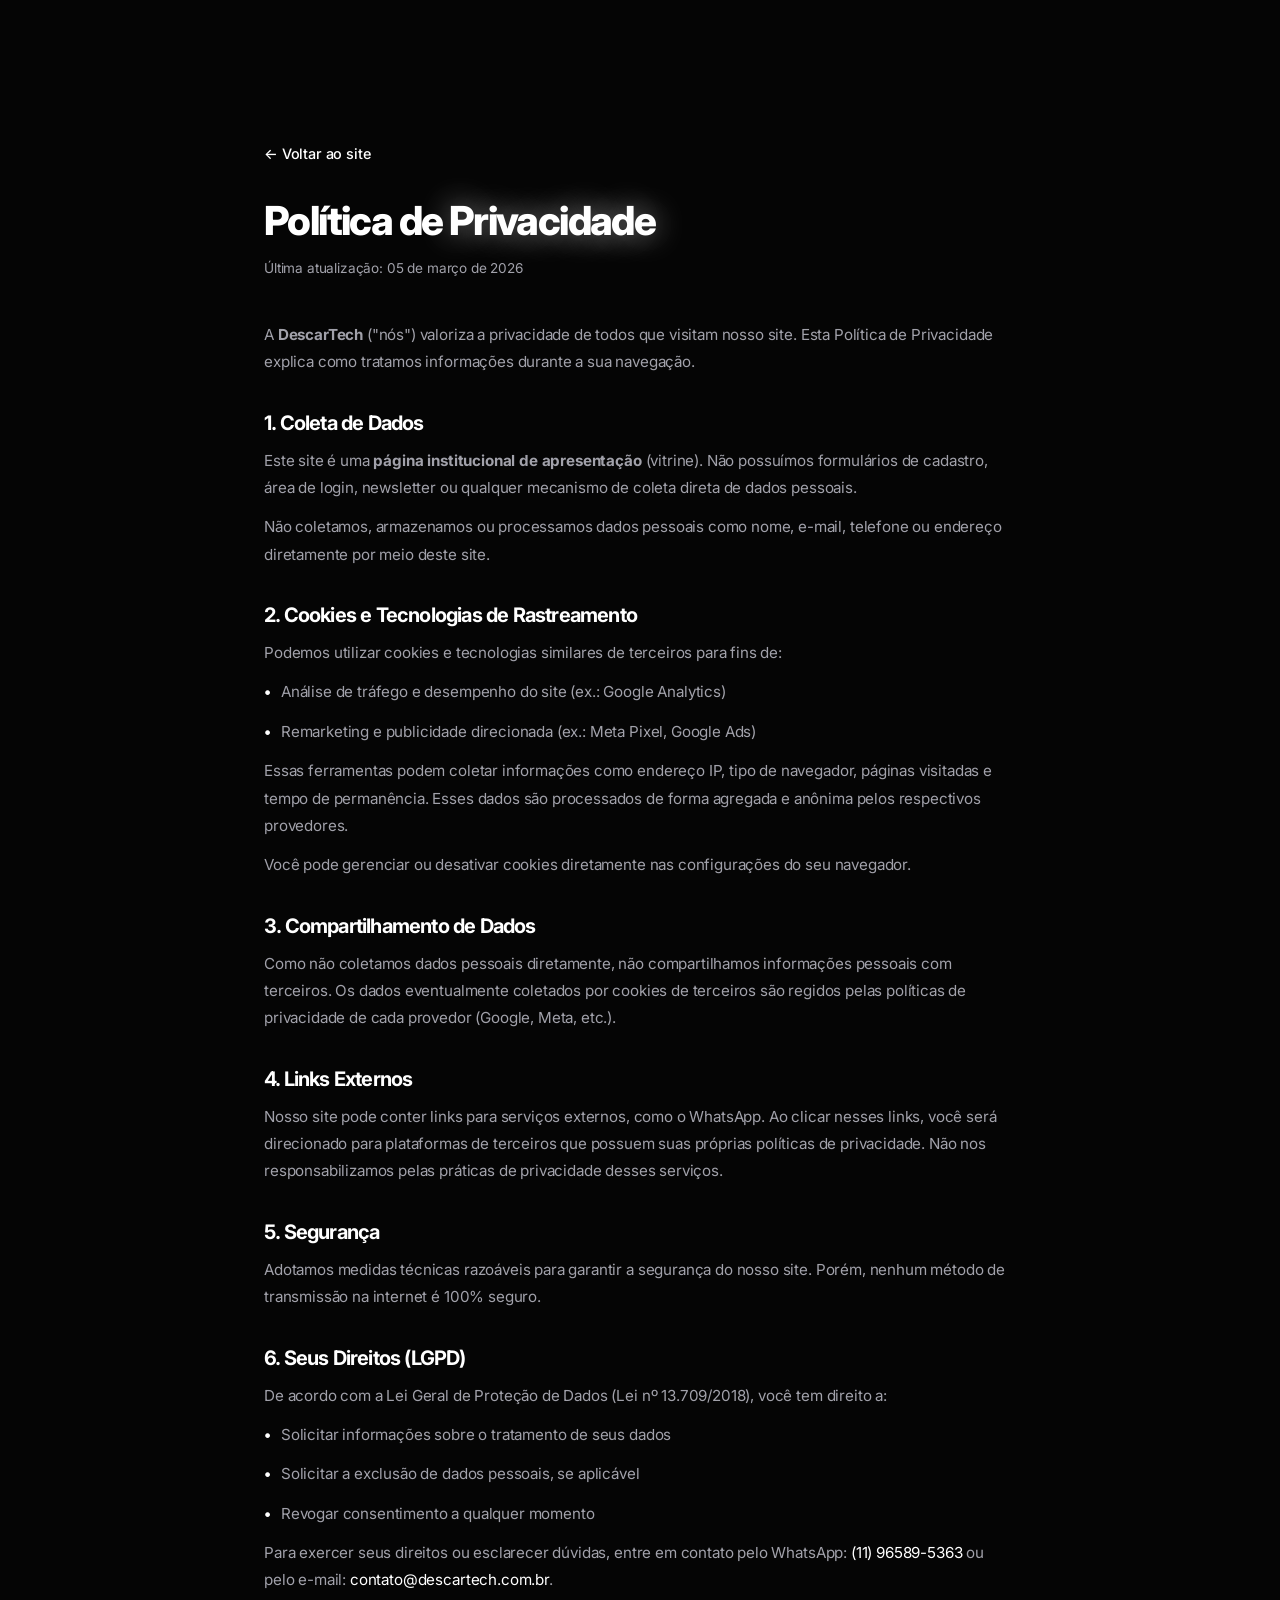
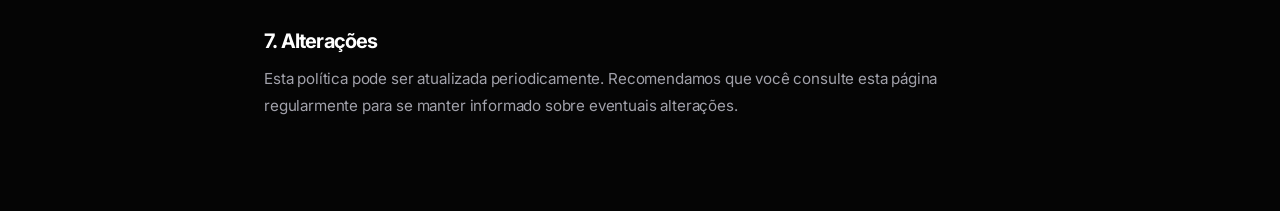
<file: politica-de-privacidade.html>
<!DOCTYPE html>
<html lang="pt-BR">

<head>
    <meta charset="UTF-8">
    <meta name="viewport" content="width=device-width, initial-scale=1.0">
    <title>Política de Privacidade - DescarTech</title>
    <meta name="description" content="Política de Privacidade do site DescarTech - Reciclagem Eletrônica Inteligente.">
    <link rel="preload" href="style.css?v=9" as="style">
    <link rel="preconnect" href="https://fonts.googleapis.com">
    <link rel="preconnect" href="https://fonts.gstatic.com" crossorigin>
    <link href="https://fonts.googleapis.com/css2?family=Inter:wght@400;500;600;700;800;900&display=swap"
        rel="stylesheet" media="print" onload="this.media='all'">
    <noscript>
        <link href="https://fonts.googleapis.com/css2?family=Inter:wght@400;500;600;700;800;900&display=swap"
            rel="stylesheet">
    </noscript>
    <link rel="stylesheet" href="style.css?v=9">

    <!-- Favicon -->
    <link rel="icon" type="image/png" href="favicon.png">
    <link rel="apple-touch-icon" href="favicon.png">
    <style>
        .legal-page {
            padding: 140px 0 80px;
            min-height: 100vh;
        }

        .legal-page h1 {
            font-size: clamp(1.8rem, 4vw, 2.5rem);
            margin-bottom: 12px;
        }

        .legal-page .legal-date {
            color: var(--text-secondary);
            font-size: 0.85rem;
            margin-bottom: 40px;
        }

        .legal-page h2 {
            font-size: 1.25rem;
            margin-top: 36px;
            margin-bottom: 12px;
            color: #ffffff;
        }

        .legal-page p,
        .legal-page li {
            color: var(--text-secondary);
            font-size: 0.95rem;
            line-height: 1.8;
            margin-bottom: 12px;
        }

        .legal-page ul {
            list-style: none;
            padding-left: 0;
        }

        .legal-page ul li::before {
            content: "•";
            color: #ffffff;
            font-weight: 700;
            margin-right: 10px;
        }

        .legal-page a {
            color: #ffffff;
        }

        .legal-page a:hover {
            text-decoration: underline;
        }

        .legal-back {
            display: inline-flex;
            align-items: center;
            gap: 8px;
            margin-bottom: 32px;
            color: var(--text-muted);
            font-size: 0.9rem;
            font-weight: 500;
            transition: color 0.3s;
        }
    </style>

    <!-- Google tag (gtag.js) -->
    <script async src="https://www.googletagmanager.com/gtag/js?id=AW-18004609268"></script>
    <script>
      window.dataLayer = window.dataLayer || [];
      function gtag(){dataLayer.push(arguments);}
      gtag('js', new Date());
      gtag('config', 'AW-18004609268');
    </script>
</head>

<body>

    <div class="legal-page">
        <div class="container" style="max-width: 800px;">
            <a href="index.html" class="legal-back">← Voltar ao site</a>
            <h1>Política de <span class="gradient-text">Privacidade</span></h1>
            <p class="legal-date">Última atualização: 05 de março de 2026</p>

            <p>A <strong>DescarTech</strong> ("nós") valoriza a privacidade de todos que visitam nosso site. Esta
                Política de Privacidade explica como tratamos informações durante a sua navegação.</p>

            <h2>1. Coleta de Dados</h2>
            <p>Este site é uma <strong>página institucional de apresentação</strong> (vitrine). Não possuímos
                formulários de cadastro, área de login, newsletter ou qualquer mecanismo de coleta direta de dados
                pessoais.</p>
            <p>Não coletamos, armazenamos ou processamos dados pessoais como nome, e-mail, telefone ou endereço
                diretamente por meio deste site.</p>

            <h2>2. Cookies e Tecnologias de Rastreamento</h2>
            <p>Podemos utilizar cookies e tecnologias similares de terceiros para fins de:</p>
            <ul>
                <li>Análise de tráfego e desempenho do site (ex.: Google Analytics)</li>
                <li>Remarketing e publicidade direcionada (ex.: Meta Pixel, Google Ads)</li>
            </ul>
            <p>Essas ferramentas podem coletar informações como endereço IP, tipo de navegador, páginas visitadas e
                tempo de permanência. Esses dados são processados de forma agregada e anônima pelos respectivos
                provedores.</p>
            <p>Você pode gerenciar ou desativar cookies diretamente nas configurações do seu navegador.</p>

            <h2>3. Compartilhamento de Dados</h2>
            <p>Como não coletamos dados pessoais diretamente, não compartilhamos informações pessoais com terceiros.
                Os dados eventualmente coletados por cookies de terceiros são regidos pelas políticas de privacidade
                de cada provedor (Google, Meta, etc.).</p>

            <h2>4. Links Externos</h2>
            <p>Nosso site pode conter links para serviços externos, como o WhatsApp. Ao clicar nesses links, você
                será direcionado para plataformas de terceiros que possuem suas próprias políticas de privacidade.
                Não nos responsabilizamos pelas práticas de privacidade desses serviços.</p>

            <h2>5. Segurança</h2>
            <p>Adotamos medidas técnicas razoáveis para garantir a segurança do nosso site. Porém, nenhum método de
                transmissão na internet é 100% seguro.</p>

            <h2>6. Seus Direitos (LGPD)</h2>
            <p>De acordo com a Lei Geral de Proteção de Dados (Lei nº 13.709/2018), você tem direito a:</p>
            <ul>
                <li>Solicitar informações sobre o tratamento de seus dados</li>
                <li>Solicitar a exclusão de dados pessoais, se aplicável</li>
                <li>Revogar consentimento a qualquer momento</li>
            </ul>
            <p>Para exercer seus direitos ou esclarecer dúvidas, entre em contato pelo WhatsApp:
                <a href="https://wa.me/5511965895363" target="_blank" rel="noopener">(11) 96589-5363</a>
                ou pelo e-mail: <a href="mailto:contato@descartech.com.br">contato@descartech.com.br</a>.
            </p>

            <h2>7. Alterações</h2>
            <p>Esta política pode ser atualizada periodicamente. Recomendamos que você consulte esta página
                regularmente para se manter informado sobre eventuais alterações.</p>
        </div>
    </div>

</body>

</html>
</file>
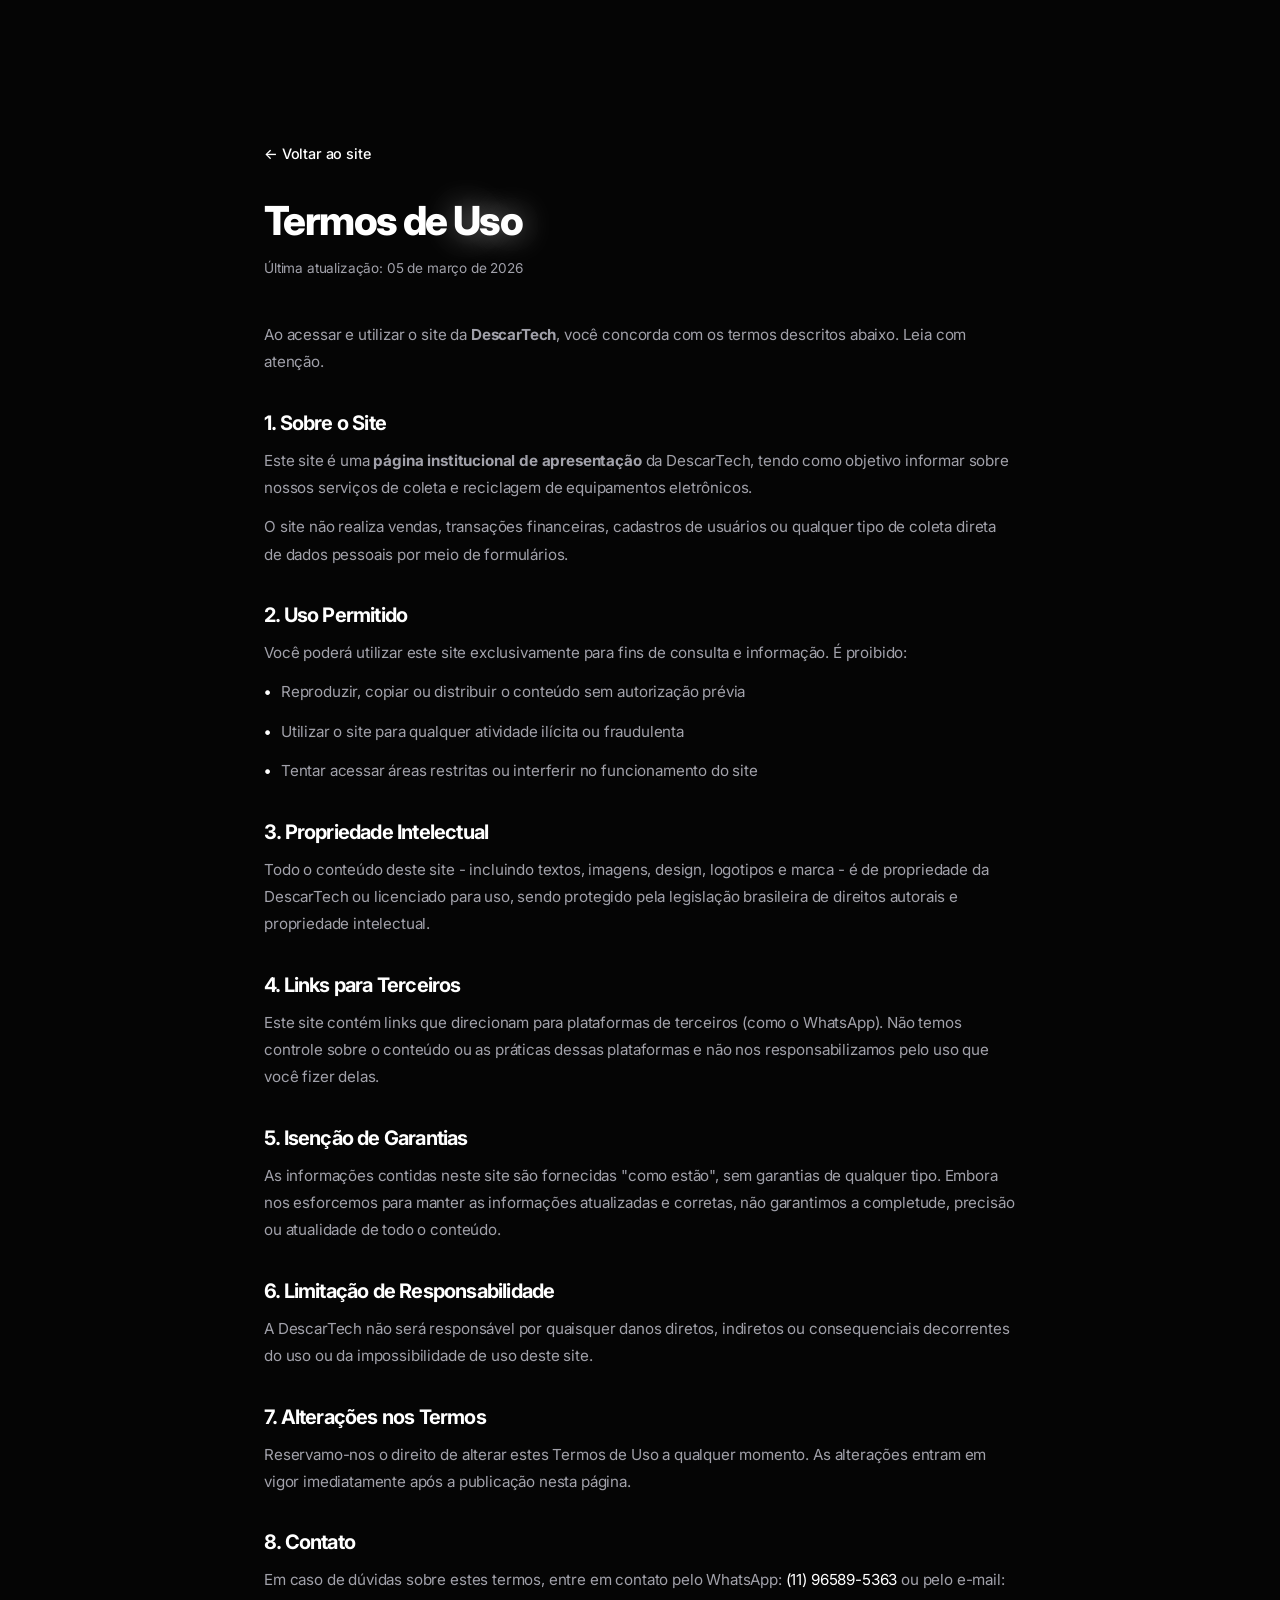
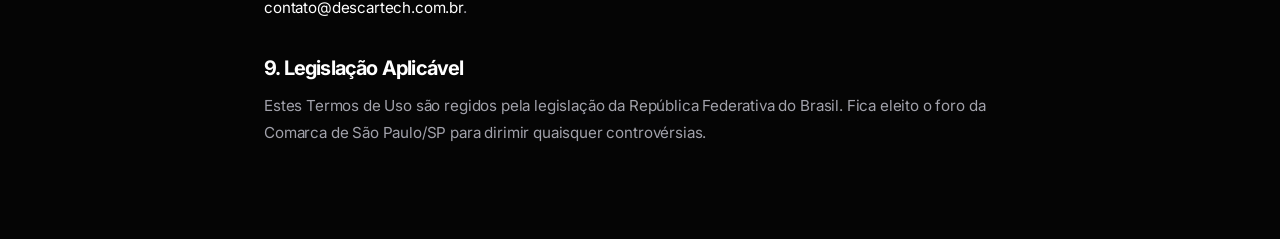
<file: termos-de-uso.html>
<!DOCTYPE html>
<html lang="pt-BR">

<head>
    <meta charset="UTF-8">
    <meta name="viewport" content="width=device-width, initial-scale=1.0">
    <title>Termos de Uso - DescarTech</title>
    <meta name="description" content="Termos de Uso do site DescarTech - Reciclagem Eletrônica Inteligente.">
    <link rel="preload" href="style.css?v=12" as="style">
    <link rel="preconnect" href="https://fonts.googleapis.com">
    <link rel="preconnect" href="https://fonts.gstatic.com" crossorigin>
    <link href="https://fonts.googleapis.com/css2?family=Inter:wght@400;500;600;700;800;900&display=swap"
        rel="stylesheet" media="print" onload="this.media='all'">
    <noscript>
        <link href="https://fonts.googleapis.com/css2?family=Inter:wght@400;500;600;700;800;900&display=swap"
            rel="stylesheet">
    </noscript>
    <link rel="stylesheet" href="style.css?v=12">

    <!-- Favicon -->
    <link rel="icon" type="image/png" href="favicon.png">
    <link rel="apple-touch-icon" href="favicon.png">
    <style>
        .legal-page {
            padding: 140px 0 80px;
            min-height: 100vh;
        }

        .legal-page h1 {
            font-size: clamp(1.8rem, 4vw, 2.5rem);
            margin-bottom: 12px;
        }

        .legal-page .legal-date {
            color: var(--text-secondary);
            font-size: 0.85rem;
            margin-bottom: 40px;
        }

        .legal-page h2 {
            font-size: 1.25rem;
            margin-top: 36px;
            margin-bottom: 12px;
            color: #ffffff;
        }

        .legal-page p,
        .legal-page li {
            color: var(--text-secondary);
            font-size: 0.95rem;
            line-height: 1.8;
            margin-bottom: 12px;
        }

        .legal-page ul {
            list-style: none;
            padding-left: 0;
        }

        .legal-page ul li::before {
            content: "•";
            color: #ffffff;
            font-weight: 700;
            margin-right: 10px;
        }

        .legal-page a {
            color: #ffffff;
        }

        .legal-page a:hover {
            text-decoration: underline;
        }

        .legal-back {
            display: inline-flex;
            align-items: center;
            gap: 8px;
            margin-bottom: 32px;
            color: var(--text-muted);
            font-size: 0.9rem;
            font-weight: 500;
            transition: color 0.3s;
        }
    </style>

    <!-- Google tag (gtag.js) -->
    <script async src="https://www.googletagmanager.com/gtag/js?id=AW-18004609268"></script>
    <script>
      window.dataLayer = window.dataLayer || [];
      function gtag(){dataLayer.push(arguments);}
      gtag('js', new Date());
      gtag('config', 'AW-18004609268');
    </script>
</head>

<body>

    <div class="legal-page">
        <div class="container" style="max-width: 800px;">
            <a href="index.html" class="legal-back">← Voltar ao site</a>
            <h1>Termos de <span class="gradient-text">Uso</span></h1>
            <p class="legal-date">Última atualização: 05 de março de 2026</p>

            <p>Ao acessar e utilizar o site da <strong>DescarTech</strong>, você concorda com os termos descritos
                abaixo. Leia com atenção.</p>

            <h2>1. Sobre o Site</h2>
            <p>Este site é uma <strong>página institucional de apresentação</strong> da DescarTech, tendo como
                objetivo informar sobre nossos serviços de coleta e reciclagem de equipamentos eletrônicos.</p>
            <p>O site não realiza vendas, transações financeiras, cadastros de usuários ou qualquer tipo de coleta
                direta de dados pessoais por meio de formulários.</p>

            <h2>2. Uso Permitido</h2>
            <p>Você poderá utilizar este site exclusivamente para fins de consulta e informação. É proibido:</p>
            <ul>
                <li>Reproduzir, copiar ou distribuir o conteúdo sem autorização prévia</li>
                <li>Utilizar o site para qualquer atividade ilícita ou fraudulenta</li>
                <li>Tentar acessar áreas restritas ou interferir no funcionamento do site</li>
            </ul>

            <h2>3. Propriedade Intelectual</h2>
            <p>Todo o conteúdo deste site - incluindo textos, imagens, design, logotipos e marca - é de propriedade
                da DescarTech ou licenciado para uso, sendo protegido pela legislação brasileira de direitos autorais
                e propriedade intelectual.</p>

            <h2>4. Links para Terceiros</h2>
            <p>Este site contém links que direcionam para plataformas de terceiros (como o WhatsApp). Não temos
                controle sobre o conteúdo ou as práticas dessas plataformas e não nos responsabilizamos pelo uso que
                você fizer delas.</p>

            <h2>5. Isenção de Garantias</h2>
            <p>As informações contidas neste site são fornecidas "como estão", sem garantias de qualquer tipo.
                Embora nos esforcemos para manter as informações atualizadas e corretas, não garantimos a
                completude, precisão ou atualidade de todo o conteúdo.</p>

            <h2>6. Limitação de Responsabilidade</h2>
            <p>A DescarTech não será responsável por quaisquer danos diretos, indiretos ou consequenciais
                decorrentes do uso ou da impossibilidade de uso deste site.</p>

            <h2>7. Alterações nos Termos</h2>
            <p>Reservamo-nos o direito de alterar estes Termos de Uso a qualquer momento. As alterações entram em
                vigor imediatamente após a publicação nesta página.</p>

            <h2>8. Contato</h2>
            <p>Em caso de dúvidas sobre estes termos, entre em contato pelo WhatsApp:
                <a href="https://wa.me/5511965895363" target="_blank" rel="noopener">(11) 96589-5363</a>
                ou pelo e-mail: <a href="mailto:contato@descartech.com.br">contato@descartech.com.br</a>.
            </p>

            <h2>9. Legislação Aplicável</h2>
            <p>Estes Termos de Uso são regidos pela legislação da República Federativa do Brasil. Fica eleito o
                foro da Comarca de São Paulo/SP para dirimir quaisquer controvérsias.</p>
        </div>
    </div>

</body>

</html>
</file>
<file: style.css>
/* ========================================
   DESCARTECH - Design System
   ======================================== */

:root {
    /* Colors */
    --bg-primary: #050505;
    --bg-secondary: #0a0a0a;
    --bg-card: rgba(20, 20, 20, 0.4);
    --bg-card-hover: rgba(30, 30, 30, 0.6);
    --bg-elevated: rgba(40, 40, 40, 0.8);

    --text-primary: #ffffff;
    --text-secondary: #a1a1aa;
    --text-muted: #8b8b94;

    --green-400: #4ade80;
    --green-500: #22c55e;
    --green-600: #16a34a;

    /* Framer style glows */
    --green-glow: rgba(34, 197, 94, 0.15);
    --accent-glow: rgba(6, 182, 212, 0.15);

    /* Glass borders */
    --border: rgba(255, 255, 255, 0.08);
    --border-hover: rgba(255, 255, 255, 0.15);
    --border-highlight: rgba(255, 255, 255, 0.3);

    /* Gradients */
    --gradient: linear-gradient(135deg, #4ade80, #06b6d4);
    --gradient-soft: linear-gradient(135deg, rgba(74, 222, 128, 0.1), rgba(6, 182, 212, 0.1));

    /* Spacing */
    --section-py: 120px;
    --container-max: 1200px;

    /* Radii - More Pill/Rounded like Framer */
    --radius-sm: 12px;
    --radius-md: 20px;
    --radius-lg: 32px;
    --radius-xl: 40px;
    --radius-pill: 9999px;

    /* Transitions - Spring Easing */
    --ease-spring: cubic-bezier(0.175, 0.885, 0.32, 1.1);
    --ease-soft: cubic-bezier(0.16, 1, 0.3, 1);
    --ease: var(--ease-soft);
}

/* ========================================
   RESET & BASE
   ======================================== */

*,
*::before,
*::after {
    box-sizing: border-box;
    margin: 0;
    padding: 0;
}

html {
    scroll-behavior: smooth;
    font-size: 16px;
}

body {
    font-family: 'Inter', -apple-system, BlinkMacSystemFont, sans-serif;
    background: var(--bg-primary);
    color: var(--text-primary);
    line-height: 1.7;
    /* Slightly more breathable text */
    overflow-x: hidden;
    -webkit-font-smoothing: antialiased;
    letter-spacing: -0.01em;
    /* Overall tighter tracking */
}

img {
    max-width: 100%;
    height: auto;
    display: block;
}

a {
    text-decoration: none;
    color: inherit;
    transition: color 0.3s var(--ease);
}

.container {
    max-width: var(--container-max);
    margin: 0 auto;
    padding: 0 24px;
}

/* ========================================
   ANIMATIONS
   ======================================== */



@keyframes float {

    0%,
    100% {
        transform: translateY(0);
    }

    50% {
        transform: translateY(-10px);
    }
}

@keyframes pulse-glow {

    0%,
    100% {
        box-shadow: 0 0 20px rgba(34, 197, 94, 0.2);
    }

    50% {
        box-shadow: 0 0 40px rgba(34, 197, 94, 0.4);
    }
}

@keyframes spin-slow {
    from {
        transform: rotate(0deg);
    }

    to {
        transform: rotate(360deg);
    }
}

@keyframes gradient-shift {
    0% {
        background-position: 0% 50%;
    }

    50% {
        background-position: 100% 50%;
    }

    100% {
        background-position: 0% 50%;
    }
}

/* New: Ambient Glow Animations */
@keyframes ambient-drift {
    0% {
        transform: translate(0, 0) scale(1);
    }

    33% {
        transform: translate(30px, -50px) scale(1.1);
    }

    66% {
        transform: translate(-20px, 20px) scale(0.9);
    }

    100% {
        transform: translate(0, 0) scale(1);
    }
}

/* ========================================
   TYPOGRAPHY
   ======================================== */

h1,
h2,
h3,
h4 {
    font-weight: 700;
    line-height: 1.15;
    letter-spacing: -0.04em;
    /* Tighter tracking for premium feel */
}

h1 {
    font-size: clamp(2.5rem, 5vw, 4rem);
    font-weight: 800;
    /* Extra bold for main headers */
}

h2 {
    font-size: clamp(2rem, 4vw, 3rem);
}

h3 {
    font-size: 1.25rem;
    letter-spacing: -0.02em;
}

.gradient-text {
    color: inherit;
    text-shadow: 0 0 30px rgba(255, 255, 255, 0.5), 0 0 60px rgba(255, 255, 255, 0.2);
}

.accent {
    color: var(--green-500);
}

/* ========================================
   AMBIENT GLOWS (MESH GRADIENTS)
   ======================================== */

.ambient-container {
    position: absolute;
    inset: 0;
    pointer-events: none;
    z-index: 0;
    overflow: hidden;
}

.ambient-glow {
    position: absolute;
    border-radius: 50%;
    filter: blur(100px);
    opacity: 0.6;
    animation: ambient-drift 20s ease-in-out infinite;
    mix-blend-mode: screen;
}

.ambient-glow.primary {
    background: var(--green-glow);
    width: 60vw;
    height: 60vw;
    top: -20vh;
    left: -10vw;
}

.ambient-glow.secondary {
    background: var(--accent-glow);
    width: 50vw;
    height: 50vw;
    bottom: -10vh;
    right: -10vw;
    animation-delay: -10s;
}

/* ========================================
   BUTTONS
   ======================================== */

.btn {
    display: inline-flex;
    align-items: center;
    justify-content: center;
    gap: 8px;
    font-family: inherit;
    font-weight: 600;
    font-size: 0.95rem;
    border: none;
    border-radius: var(--radius-pill);
    /* Pill shape */
    padding: 14px 28px;
    cursor: pointer;
    transition: all 0.5s var(--ease-spring);
    /* Spring animation */
    white-space: nowrap;
    position: relative;
    overflow: hidden;
}

.btn::before {
    content: '';
    position: absolute;
    inset: 0;
    background: linear-gradient(180deg, rgba(255, 255, 255, 0.15) 0%, rgba(255, 255, 255, 0) 100%);
    opacity: 0;
    transition: opacity 0.3s ease;
}


.btn-lg {
    padding: 18px 36px;
    font-size: 1.05rem;
}

.btn-primary {
    background: var(--gradient);
    color: #fff;
    box-shadow: 0 4px 20px rgba(34, 197, 94, 0.2), inset 0 1px 1px rgba(255, 255, 255, 0.3);
}

.btn-primary:hover {
    box-shadow: 0 8px 32px rgba(34, 197, 94, 0.6), inset 0 1px 1px rgba(255, 255, 255, 0.3);
}


.btn-outline {
    background: rgba(255, 255, 255, 0.03);
    color: var(--text-primary);
    border: 1px solid var(--border);
    backdrop-filter: blur(10px);
}

.btn-outline:hover {
    box-shadow: 0 8px 24px rgba(0, 0, 0, 0.5);
}


.btn-whatsapp {
    background: #198038;
    color: #fff;
    box-shadow: 0 4px 20px rgba(25, 128, 56, 0.2), inset 0 1px 1px rgba(255, 255, 255, 0.3);
}

.btn-whatsapp:hover {
    box-shadow: 0 8px 32px rgba(25, 128, 56, 0.6), inset 0 1px 1px rgba(255, 255, 255, 0.3);
}


.btn-header {
    background: #198038;
    color: #fff;
    padding: 10px 24px;
    font-size: 0.875rem;
    box-shadow: inset 0 1px 1px rgba(255, 255, 255, 0.2);
}

.btn-header:hover {
    box-shadow: 0 6px 24px rgba(25, 128, 56, 0.5), inset 0 1px 1px rgba(255, 255, 255, 0.2);
}


.whatsapp-icon {
    width: 20px;
    height: 20px;
    flex-shrink: 0;
}

/* ========================================
   HEADER
   ======================================== */

#header {
    position: fixed;
    top: 0;
    left: 0;
    right: 0;
    z-index: 1000;
    padding: 16px 0;
    transition: all 0.4s var(--ease);
    background: transparent;
}

#header.scrolled {
    background: rgba(5, 5, 5, 0.75);
    backdrop-filter: blur(24px);
    -webkit-backdrop-filter: blur(24px);
    border-bottom: 1px solid var(--border);
    padding: 12px 0;
    box-shadow: 0 4px 30px rgba(0, 0, 0, 0.5);
}

.header-inner {
    display: flex;
    align-items: center;
    justify-content: space-between;
}

.logo {
    display: flex;
    align-items: center;
    gap: 10px;
}

.logo-img {
    height: 40px;
    width: auto;
    border-radius: 10px;
    object-fit: contain;
}

.logo-text {
    font-size: 1.35rem;
    font-weight: 800;
    letter-spacing: -0.03em;
}

.nav-desktop {
    display: flex;
    align-items: center;
    gap: 32px;
}

.nav-desktop a {
    font-size: 0.9rem;
    font-weight: 500;
    color: var(--text-secondary);
    position: relative;
    padding: 4px 0;
}

.nav-desktop a::after {
    content: '';
    position: absolute;
    bottom: -2px;
    left: 0;
    width: 0;
    height: 2px;
    background: var(--gradient);
    border-radius: 2px;
    transition: width 0.3s var(--ease);
}

.nav-desktop a:hover {
    color: var(--green-400);
}


/* Mobile Menu Button */
.mobile-menu-btn {
    display: none;
    flex-direction: column;
    gap: 5px;
    background: none;
    border: none;
    cursor: pointer;
    padding: 8px;
    z-index: 1001;
}

.mobile-menu-btn span {
    display: block;
    width: 24px;
    height: 2px;
    background: var(--text-primary);
    border-radius: 2px;
    transition: all 0.3s var(--ease);
}

.mobile-menu-btn.active span:nth-child(1) {
    transform: rotate(45deg) translate(5px, 5px);
}

.mobile-menu-btn.active span:nth-child(2) {
    opacity: 0;
}

.mobile-menu-btn.active span:nth-child(3) {
    transform: rotate(-45deg) translate(5px, -5px);
}

/* Mobile Nav */
.nav-mobile {
    display: none;
    flex-direction: column;
    background: rgba(10, 10, 15, 0.97);
    backdrop-filter: blur(20px);
    -webkit-backdrop-filter: blur(20px);
    padding: 20px 24px;
    gap: 16px;
    border-top: 1px solid var(--border);
}

.nav-mobile.open {
    display: flex;
}

.nav-mobile a {
    font-size: 1rem;
    font-weight: 500;
    color: var(--text-secondary);
    padding: 8px 0;
}

.nav-mobile a:hover {
    color: var(--green-400);
}


.btn-mobile-cta {
    background: var(--green-500);
    color: #fff !important;
    padding: 14px 24px;
    border-radius: var(--radius-md);
    text-align: center;
    justify-content: center;
    margin-top: 8px;
}

/* ========================================
   HERO
   ======================================== */

#hero {
    position: relative;
    min-height: 100vh;
    display: flex;
    align-items: center;
    padding-top: 80px;
}

.hero-bg {
    position: absolute;
    inset: 0;
    z-index: 0;
}

.hero-bg img {
    width: 100%;
    height: 100%;
    object-fit: cover;
    opacity: 0.35;
}

@media (max-width: 768px) {
    .hero-bg img {
        margin-top: -20px;
    }
}

.hero-overlay {
    position: absolute;
    inset: 0;
    background: linear-gradient(180deg,
            rgba(10, 10, 15, 0.4) 0%,
            rgba(10, 10, 15, 0.7) 50%,
            var(--bg-primary) 100%);
}

.hero-content {
    position: relative;
    z-index: 1;
    text-align: center;
    max-width: 780px;
    margin: 0 auto;
    padding: 60px 24px;
}

.hero-badge {
    display: inline-block;
    padding: 8px 20px;
    background: rgba(34, 197, 94, 0.1);
    border: 1px solid rgba(34, 197, 94, 0.2);
    border-radius: var(--radius-pill);
    font-size: 0.85rem;
    font-weight: 600;
    color: var(--green-400);
    margin-bottom: 24px;
    backdrop-filter: blur(10px);
    box-shadow: 0 0 20px rgba(34, 197, 94, 0.1), inset 0 1px 1px rgba(255, 255, 255, 0.1);
}

.hero-sub {
    font-size: clamp(1rem, 2vw, 1.2rem);
    color: var(--text-secondary);
    margin-top: 20px;
    line-height: 1.7;
}

.hero-sub strong {
    color: var(--green-400);
}

.hero-actions {
    display: flex;
    align-items: center;
    justify-content: center;
    gap: 16px;
    margin-top: 36px;
    flex-wrap: wrap;
}

.hero-stats {
    display: flex;
    align-items: center;
    justify-content: center;
    gap: 32px;
    margin-top: 60px;
    padding: 28px 36px;
    background: rgba(255, 255, 255, 0.04);
    border: 1px solid var(--border);
    border-radius: var(--radius-lg);
    backdrop-filter: blur(10px);
}

.stat {
    text-align: center;
}

.stat-number {
    font-size: 2rem;
    font-weight: 800;
    color: var(--green-400);
}

.stat-suffix {
    font-size: 1.5rem;
    font-weight: 700;
    color: var(--green-400);
}

.stat-label {
    display: block;
    font-size: 0.8rem;
    color: var(--text-muted);
    margin-top: 4px;
    font-weight: 500;
    text-transform: uppercase;
    letter-spacing: 0.05em;
}

.stat-divider {
    width: 1px;
    height: 40px;
    background: var(--border);
}

/* ========================================
   SECTIONS
   ======================================== */

.section {
    padding: var(--section-py) 0;
}

.section-dark {
    background: var(--bg-secondary);
}

.section-header {
    text-align: center;
    margin-bottom: 60px;
}

.section-tag {
    display: inline-block;
    padding: 6px 16px;
    background: rgba(34, 197, 94, 0.1);
    border: 1px solid rgba(34, 197, 94, 0.2);
    border-radius: var(--radius-pill);
    font-size: 0.8rem;
    font-weight: 600;
    color: var(--green-400);
    text-transform: uppercase;
    letter-spacing: 0.08em;
    margin-bottom: 16px;
    backdrop-filter: blur(10px);
    box-shadow: inset 0 1px 1px rgba(255, 255, 255, 0.1);
}

.section-header p {
    color: var(--text-secondary);
    font-size: 1.05rem;
    margin-top: 12px;
    max-width: 500px;
    margin-left: auto;
    margin-right: auto;
}

/* ========================================
   SERVICES GRID
   ======================================== */

.services-grid {
    display: grid;
    grid-template-columns: repeat(3, 1fr);
    gap: 20px;
}

.service-card {
    background: var(--bg-card);
    border: 1px solid var(--border);
    border-radius: var(--radius-lg);
    padding: 40px 32px;
    transition: all 0.5s var(--ease-spring);
    position: relative;
    overflow: hidden;
    backdrop-filter: blur(20px);
    -webkit-backdrop-filter: blur(20px);
    box-shadow: inset 0 1px 1px rgba(255, 255, 255, 0.05), 0 4px 20px rgba(0, 0, 0, 0.2);
}

.service-card::before {
    content: '';
    position: absolute;
    top: 0;
    left: 0;
    right: 0;
    height: 3px;
    background: var(--gradient);
    opacity: 0;
    transition: opacity 0.3s var(--ease);
}


.service-icon {
    margin-bottom: 20px;
}

.service-icon svg {
    width: 36px;
    height: 36px;
    stroke: #ffffff;
    stroke-width: 1.75;
}

.service-card h3 {
    margin-bottom: 8px;
    font-size: 1.05rem;
}

.service-card p {
    color: var(--text-secondary);
    font-size: 0.9rem;
    line-height: 1.5;
}

.services-image {
    margin-top: 48px;
    border-radius: var(--radius-lg);
    overflow: hidden;
    border: 1px solid var(--border);
}

.services-image img {
    width: 100%;
    transition: transform 0.6s var(--ease);
}


/* ========================================
   STEPS (HOW IT WORKS)
   ======================================== */

.steps-grid {
    display: flex;
    align-items: center;
    justify-content: center;
    gap: 0;
}

.step-card {
    flex: 1;
    max-width: 320px;
    background: var(--bg-card);
    border: 1px solid var(--border);
    border-radius: var(--radius-xl);
    padding: 48px 32px;
    text-align: center;
    position: relative;
    transition: all 0.5s var(--ease-spring);
    backdrop-filter: blur(20px);
    -webkit-backdrop-filter: blur(20px);
    box-shadow: inset 0 1px 1px rgba(255, 255, 255, 0.05), 0 4px 20px rgba(0, 0, 0, 0.2);
}


.step-number {
    font-size: 3rem;
    font-weight: 900;
    color: rgba(255, 255, 255, 0.4);
    position: absolute;
    top: 16px;
    right: 20px;
    line-height: 1;
}

.step-icon {
    margin-bottom: 20px;
}

.step-icon svg {
    width: 40px;
    height: 40px;
    stroke: #ffffff;
    stroke-width: 1.75;
}

.step-card h3 {
    margin-bottom: 10px;
}

.step-card p {
    color: var(--text-secondary);
    font-size: 0.9rem;
}

.step-connector {
    width: 60px;
    flex-shrink: 0;
    color: var(--text-muted);
    padding: 0 4px;
}

/* ========================================
   FLEET / OPERATION SECTION (Bento Grid)
   ======================================== */

.section-fleet {
    /* uses default bg-primary for alternation with section-dark above */
}

.fleet-bento {
    display: grid;
    grid-template-columns: 1.2fr 0.8fr;
    grid-template-rows: auto auto;
    gap: 20px;
}

.fleet-card {
    position: relative;
    border-radius: var(--radius-xl);
    overflow: hidden;
    border: 1px solid var(--border);
}

.fleet-card--main {
    grid-row: 1 / 3;
    min-height: 420px;
}

.fleet-card--secondary {
    min-height: 200px;
}

.fleet-card--stat {
    display: flex;
    flex-direction: column;
    justify-content: center;
    align-items: center;
    text-align: center;
    padding: 32px 24px;
    background: var(--bg-card);
    position: relative;
    border: 1px solid var(--border);
    border-radius: var(--radius-xl);
    backdrop-filter: blur(20px);
    -webkit-backdrop-filter: blur(20px);
    box-shadow: inset 0 1px 1px rgba(255, 255, 255, 0.05);
}

.fleet-stat-content {
    display: flex;
    align-items: baseline;
    gap: 8px;
    margin-bottom: 12px;
}

.fleet-stat-number {
    font-size: 2.8rem;
    font-weight: 900;
    line-height: 1;
}

.fleet-stat-label {
    font-size: 0.85rem;
    font-weight: 700;
    color: var(--text-primary);
    text-transform: uppercase;
    letter-spacing: 0.05em;
    line-height: 1.3;
    text-align: left;
}

.fleet-stat-desc {
    font-size: 0.85rem;
    color: var(--text-muted);
    line-height: 1.5;
    margin: 0;
}

.fleet-card__img {
    width: 100%;
    height: 100%;
    object-fit: cover;
    display: block;
}

.fleet-card__overlay {
    position: absolute;
    inset: 0;
    background: linear-gradient(180deg,
            transparent 40%,
            rgba(10, 10, 15, 0.85) 100%);
    pointer-events: none;
    z-index: 1;
}

.fleet-card__badge {
    position: absolute;
    bottom: 20px;
    left: 20px;
    z-index: 2;
    display: flex;
    align-items: center;
    gap: 10px;
    padding: 10px 18px;
    background: rgba(10, 10, 15, 0.6);
    backdrop-filter: blur(16px);
    -webkit-backdrop-filter: blur(16px);
    border: 1px solid rgba(255, 255, 255, 0.1);
    border-radius: var(--radius-pill);
    box-shadow: 0 4px 20px rgba(0, 0, 0, 0.3);
}

.fleet-card__badge svg {
    color: #fff;
    flex-shrink: 0;
}

.fleet-card__badge span {
    font-size: 0.85rem;
    font-weight: 600;
    color: #fff;
    white-space: nowrap;
}

@media (max-width: 768px) {
    .fleet-bento {
        grid-template-columns: 1fr;
        grid-template-rows: auto;
    }

    .fleet-card--main {
        grid-row: auto;
        min-height: 260px;
    }

    .fleet-card--secondary {
        min-height: 200px;
    }

    .fleet-card--stat {
        padding: 28px 20px;
    }

    .fleet-stat-number {
        font-size: 2.2rem;
    }
}

/* ========================================
   BENEFITS GRID
   ======================================== */

.benefits-grid {
    display: grid;
    grid-template-columns: repeat(3, 1fr);
    gap: 20px;
}

.benefit-card {
    background: var(--bg-card);
    border: 1px solid var(--border);
    border-radius: var(--radius-lg);
    padding: 40px 32px;
    transition: all 0.5s var(--ease-spring);
    backdrop-filter: blur(20px);
    -webkit-backdrop-filter: blur(20px);
    box-shadow: inset 0 1px 1px rgba(255, 255, 255, 0.05);
}


.benefit-icon {
    margin-bottom: 18px;
}

.benefit-icon svg {
    width: 32px;
    height: 32px;
    stroke: #ffffff;
    stroke-width: 1.75;
}

.benefit-card h3 {
    margin-bottom: 8px;
    font-size: 1.05rem;
}

.benefit-card p {
    color: var(--text-secondary);
    font-size: 0.9rem;
    line-height: 1.5;
}

/* ========================================
   IMPACT SECTION
   ======================================== */

.impact-wrapper {
    display: grid;
    grid-template-columns: 1fr 1fr;
    gap: 60px;
    align-items: center;
}

.impact-content h2 {
    margin-top: 12px;
}

.impact-facts {
    margin-top: 32px;
    display: flex;
    flex-direction: column;
    gap: 20px;
}

.fact {
    display: flex;
    align-items: center;
    gap: 16px;
    padding: 16px 20px;
    background: rgba(255, 255, 255, 0.03);
    border: 1px solid var(--border);
    border-radius: var(--radius-md);
    font-size: 0.95rem;
    color: var(--text-secondary);
    transition: all 0.3s var(--ease);
}


.fact strong {
    color: var(--green-400);
}

.fact-icon {
    flex-shrink: 0;
}

.fact-icon svg {
    width: 24px;
    height: 24px;
    stroke: #ffffff;
    stroke-width: 1.75;
}

.impact-visual {
    display: flex;
    align-items: center;
    justify-content: center;
}

.earth-animation {
    position: relative;
    width: 280px;
    height: 280px;
    display: flex;
    align-items: center;
    justify-content: center;
}

.earth-emoji {
    position: relative;
    z-index: 2;
    width: 110px;
    height: 110px;
    display: flex;
    align-items: center;
    justify-content: center;
    animation: float 4s ease-in-out infinite;
    will-change: transform;
}

.earth-emoji svg {
    width: 100%;
    height: 100%;
}

.orbit {
    position: absolute;
    top: 50%;
    left: 50%;
    border: 1px dashed rgba(34, 197, 94, 0.2);
    border-radius: 50%;
}

.orbit-1 {
    width: 200px;
    height: 200px;
    margin-top: -100px;
    margin-left: -100px;
    animation: spin-slow 20s linear infinite;
    will-change: transform;
}

.orbit-2 {
    width: 260px;
    height: 260px;
    margin-top: -130px;
    margin-left: -130px;
    animation: spin-slow 30s linear infinite reverse;
    will-change: transform;
}

.recycle-icon {
    position: absolute;
    top: -11px;
    left: calc(50% - 11px);
    width: 22px;
    height: 22px;
    filter: drop-shadow(0 0 5px rgba(74, 222, 128, 0.3));
}

/* ========================================
   FAQ
   ======================================== */

.faq-list {
    max-width: 720px;
    margin: 0 auto;
    display: flex;
    flex-direction: column;
    gap: 12px;
}

.faq-item {
    background: var(--bg-card);
    border: 1px solid var(--border);
    border-radius: var(--radius-md);
    overflow: hidden;
    transition: all 0.4s var(--ease-spring);
    backdrop-filter: blur(10px);
    -webkit-backdrop-filter: blur(10px);
    box-shadow: inset 0 1px 1px rgba(255, 255, 255, 0.05);
}

.faq-item:hover {
    border-color: var(--border-hover);
}

.faq-item.open {
    border-color: rgba(34, 197, 94, 0.3);
}

.faq-question {
    width: 100%;
    display: flex;
    align-items: center;
    justify-content: space-between;
    padding: 20px 24px;
    background: none;
    border: none;
    color: var(--text-primary);
    font-family: inherit;
    font-size: 1rem;
    font-weight: 600;
    cursor: pointer;
    text-align: left;
    transition: color 0.3s var(--ease);
}

.faq-question:hover {
    color: var(--green-400);
}

.faq-toggle {
    font-size: 1.4rem;
    font-weight: 300;
    color: var(--text-muted);
    transition: transform 0.3s var(--ease);
    flex-shrink: 0;
    width: 24px;
    text-align: center;
}

.faq-item.open .faq-toggle {
    transform: rotate(45deg);
    color: var(--green-400);
}

.faq-answer {
    max-height: 0;
    overflow: hidden;
    transition: max-height 0.4s var(--ease), padding 0.4s var(--ease);
    padding: 0 24px;
}

.faq-item.open .faq-answer {
    max-height: 200px;
    padding: 0 24px 20px;
}

.faq-answer p {
    color: var(--text-secondary);
    font-size: 0.95rem;
    line-height: 1.6;
}

/* ========================================
   CTA SECTION
   ======================================== */

.section-cta {
    padding: 60px 0 100px;
}

.cta-card {
    position: relative;
    text-align: center;
    padding: 60px 40px;
    background: var(--bg-card);
    border: 1px solid var(--border);
    border-radius: var(--radius-xl);
    overflow: hidden;
}

.cta-glow {
    position: absolute;
    top: -100px;
    left: 50%;
    transform: translateX(-50%);
    width: 400px;
    height: 400px;
    background: radial-gradient(circle, rgba(34, 197, 94, 0.12) 0%, transparent 70%);
    pointer-events: none;
}

.cta-card h2 {
    position: relative;
    z-index: 1;
}

.cta-card p {
    position: relative;
    z-index: 1;
    color: var(--text-secondary);
    margin-top: 16px;
    margin-bottom: 32px;
    max-width: 500px;
    margin-left: auto;
    margin-right: auto;
    font-size: 1.05rem;
}

.cta-card .btn {
    position: relative;
    z-index: 1;
}

.cta-hint {
    display: block;
    margin-top: 20px;
    font-size: 0.85rem;
    color: #94949b;
    position: relative;
    z-index: 1;
    font-weight: 500;
}

/* ========================================
   FOOTER
   ======================================== */

#footer {
    background: var(--bg-secondary);
    border-top: 1px solid var(--border);
    padding-top: 60px;
}

.footer-inner {
    display: grid;
    grid-template-columns: 2fr 1fr 1fr;
    gap: 48px;
    padding-bottom: 40px;
}

.footer-brand .logo-text {
    font-size: 1.5rem;
}

.footer-brand p {
    color: var(--text-secondary);
    margin-top: 12px;
    font-size: 0.9rem;
    line-height: 1.6;
}

.footer-links h3,
.footer-contact h3 {
    font-size: 0.85rem;
    text-transform: uppercase;
    letter-spacing: 0.08em;
    color: var(--text-secondary);
    margin-bottom: 16px;
    font-weight: 700;
    line-height: 1.15;
}

.footer-links {
    display: flex;
    flex-direction: column;
    gap: 10px;
}

.footer-links a {
    color: var(--text-secondary);
    font-size: 0.9rem;
}

.footer-links a:hover {
    color: var(--green-400);
}

.footer-contact {
    display: flex;
    flex-direction: column;
    gap: 10px;
}

.footer-contact a {
    color: var(--text-secondary);
    font-size: 0.9rem;
}

.footer-contact a:hover {
    color: var(--green-400);
}

.footer-contact p {
    color: var(--text-secondary);
    font-size: 0.9rem;
}

.footer-bottom {
    border-top: 1px solid var(--border);
    padding: 20px 0;
}

.footer-bottom p {
    color: var(--text-secondary);
    font-size: 0.8rem;
    text-align: center;
}

/* ========================================
   FLOATING WHATSAPP
   ======================================== */

.whatsapp-float {
    position: fixed;
    bottom: 28px;
    right: 28px;
    z-index: 999;
    display: flex;
    align-items: center;
    gap: 10px;
    background: #198038;
    color: #fff;
    padding: 14px 22px;
    border-radius: 50px;
    box-shadow: 0 6px 24px rgba(25, 128, 56, 0.4);
    font-weight: 600;
    font-size: 0.9rem;
    transition: all 0.3s var(--ease);
    animation: pulse-glow 3s ease-in-out infinite;
}


.whatsapp-float svg {
    width: 22px;
    height: 22px;
    flex-shrink: 0;
}

/* ========================================
   RESPONSIVE
   ======================================== */

@media (max-width: 1024px) {
    .services-grid {
        grid-template-columns: repeat(2, 1fr);
    }

    .benefits-grid {
        grid-template-columns: repeat(2, 1fr);
    }

    .impact-wrapper {
        grid-template-columns: 1fr;
        gap: 40px;
    }

    .impact-visual {
        order: -1;
    }

    .earth-animation {
        width: 200px;
        height: 200px;
    }

    .earth-emoji {
        width: 80px;
        height: 80px;
    }

    .orbit-1 {
        width: 140px;
        height: 140px;
        margin-top: -70px;
        margin-left: -70px;
    }

    .orbit-2 {
        width: 180px;
        height: 180px;
        margin-top: -90px;
        margin-left: -90px;
    }
}

@media (max-width: 768px) {
    :root {
        --section-py: 70px;
    }

    .nav-desktop,
    .btn-header {
        display: none;
    }

    .mobile-menu-btn {
        display: flex;
    }

    .hero-stats {
        flex-direction: column;
        gap: 20px;
        padding: 24px 28px;
    }

    .stat-divider {
        width: 60px;
        height: 1px;
    }

    .services-grid {
        grid-template-columns: 1fr;
        gap: 14px;
    }

    .service-card {
        padding: 24px 20px;
    }

    .steps-grid {
        flex-direction: column;
        gap: 16px;
    }

    .step-connector {
        transform: rotate(90deg);
        width: 40px;
    }

    .step-card {
        max-width: 100%;
        width: 100%;
    }

    .benefits-grid {
        grid-template-columns: 1fr;
        gap: 14px;
    }

    .footer-inner {
        grid-template-columns: 1fr;
        gap: 32px;
    }

    .cta-card {
        padding: 40px 24px;
    }

    .hero-actions {
        flex-direction: column;
    }

    .hero-actions .btn {
        width: 100%;
        justify-content: center;
    }

    .whatsapp-float-text {
        display: none;
    }

    .whatsapp-float {
        padding: 16px;
        border-radius: 50%;
    }

    .whatsapp-float svg {
        width: 26px;
        height: 26px;
    }
}

@media (max-width: 400px) {
    h1 {
        font-size: 1.8rem;
    }

    .hero-badge {
        font-size: 0.78rem;
    }

    .section-header h2 {
        font-size: 1.6rem;
    }
}
</file>
